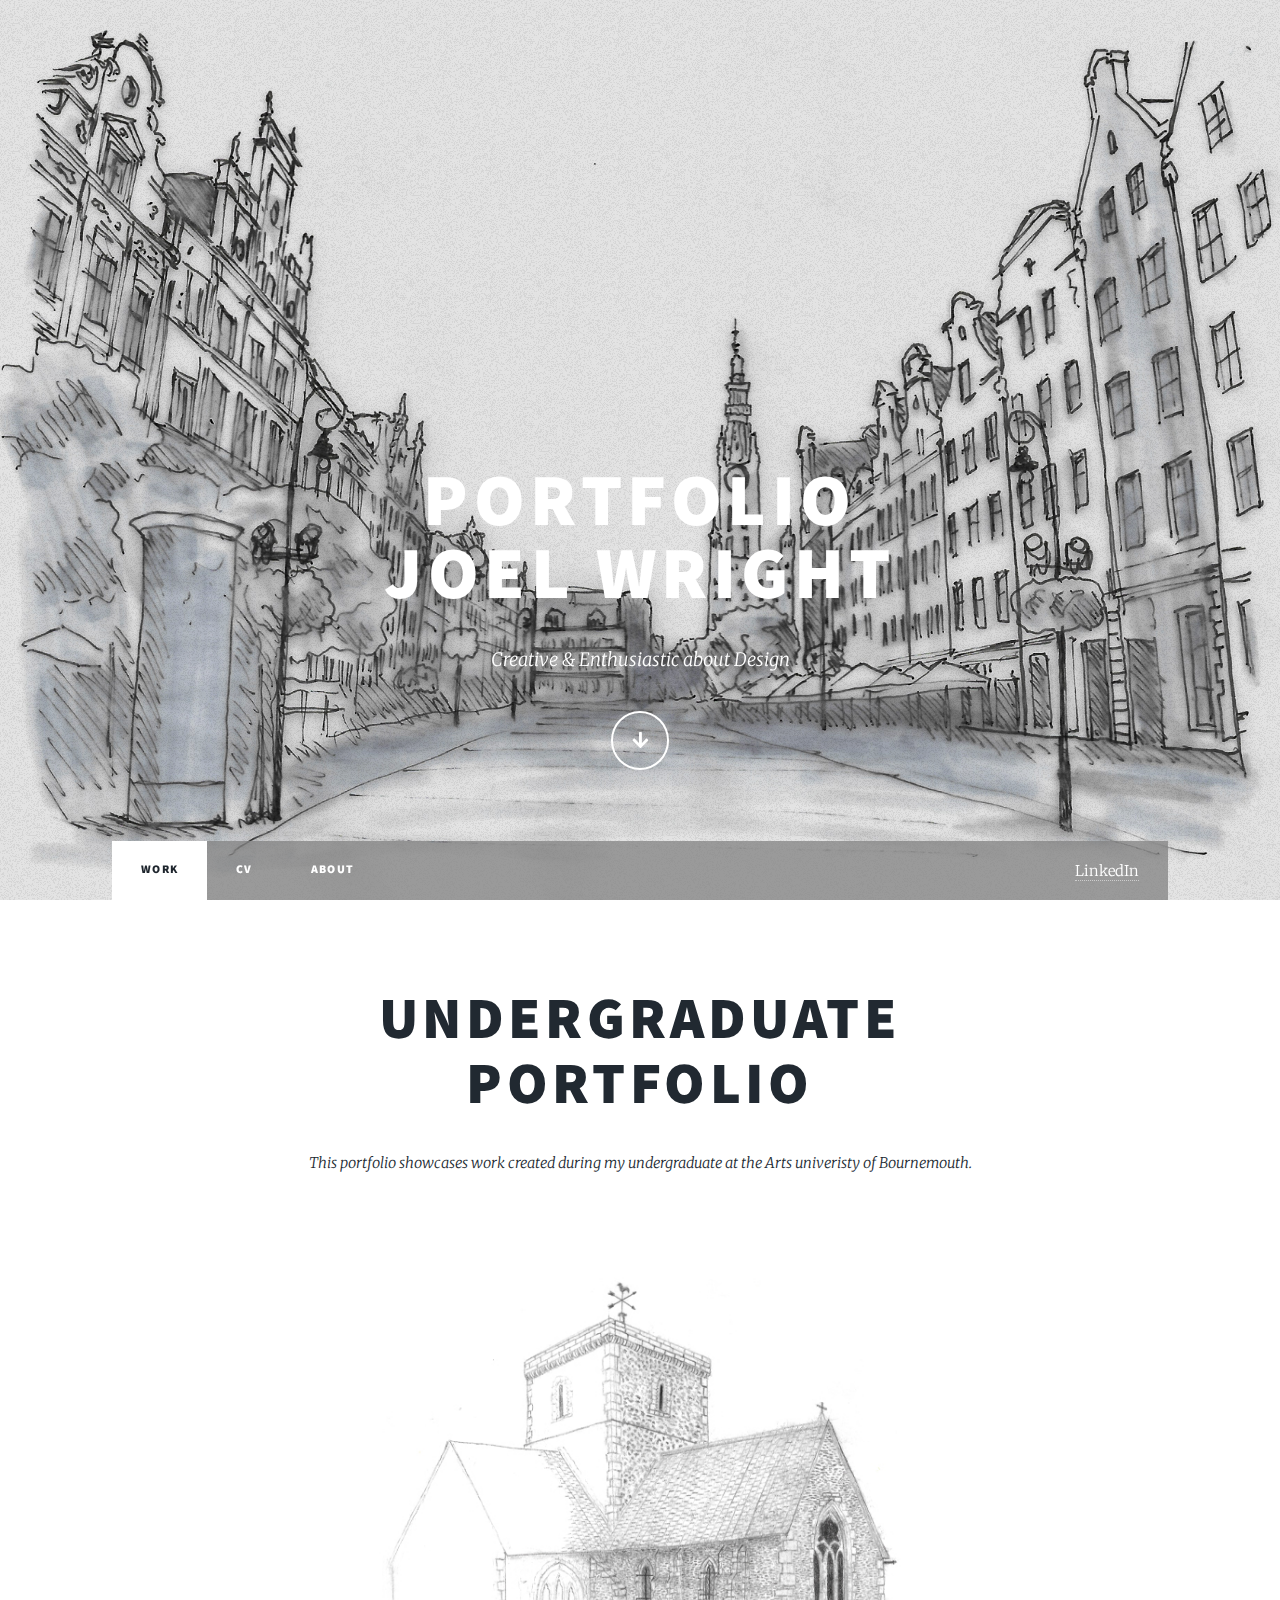
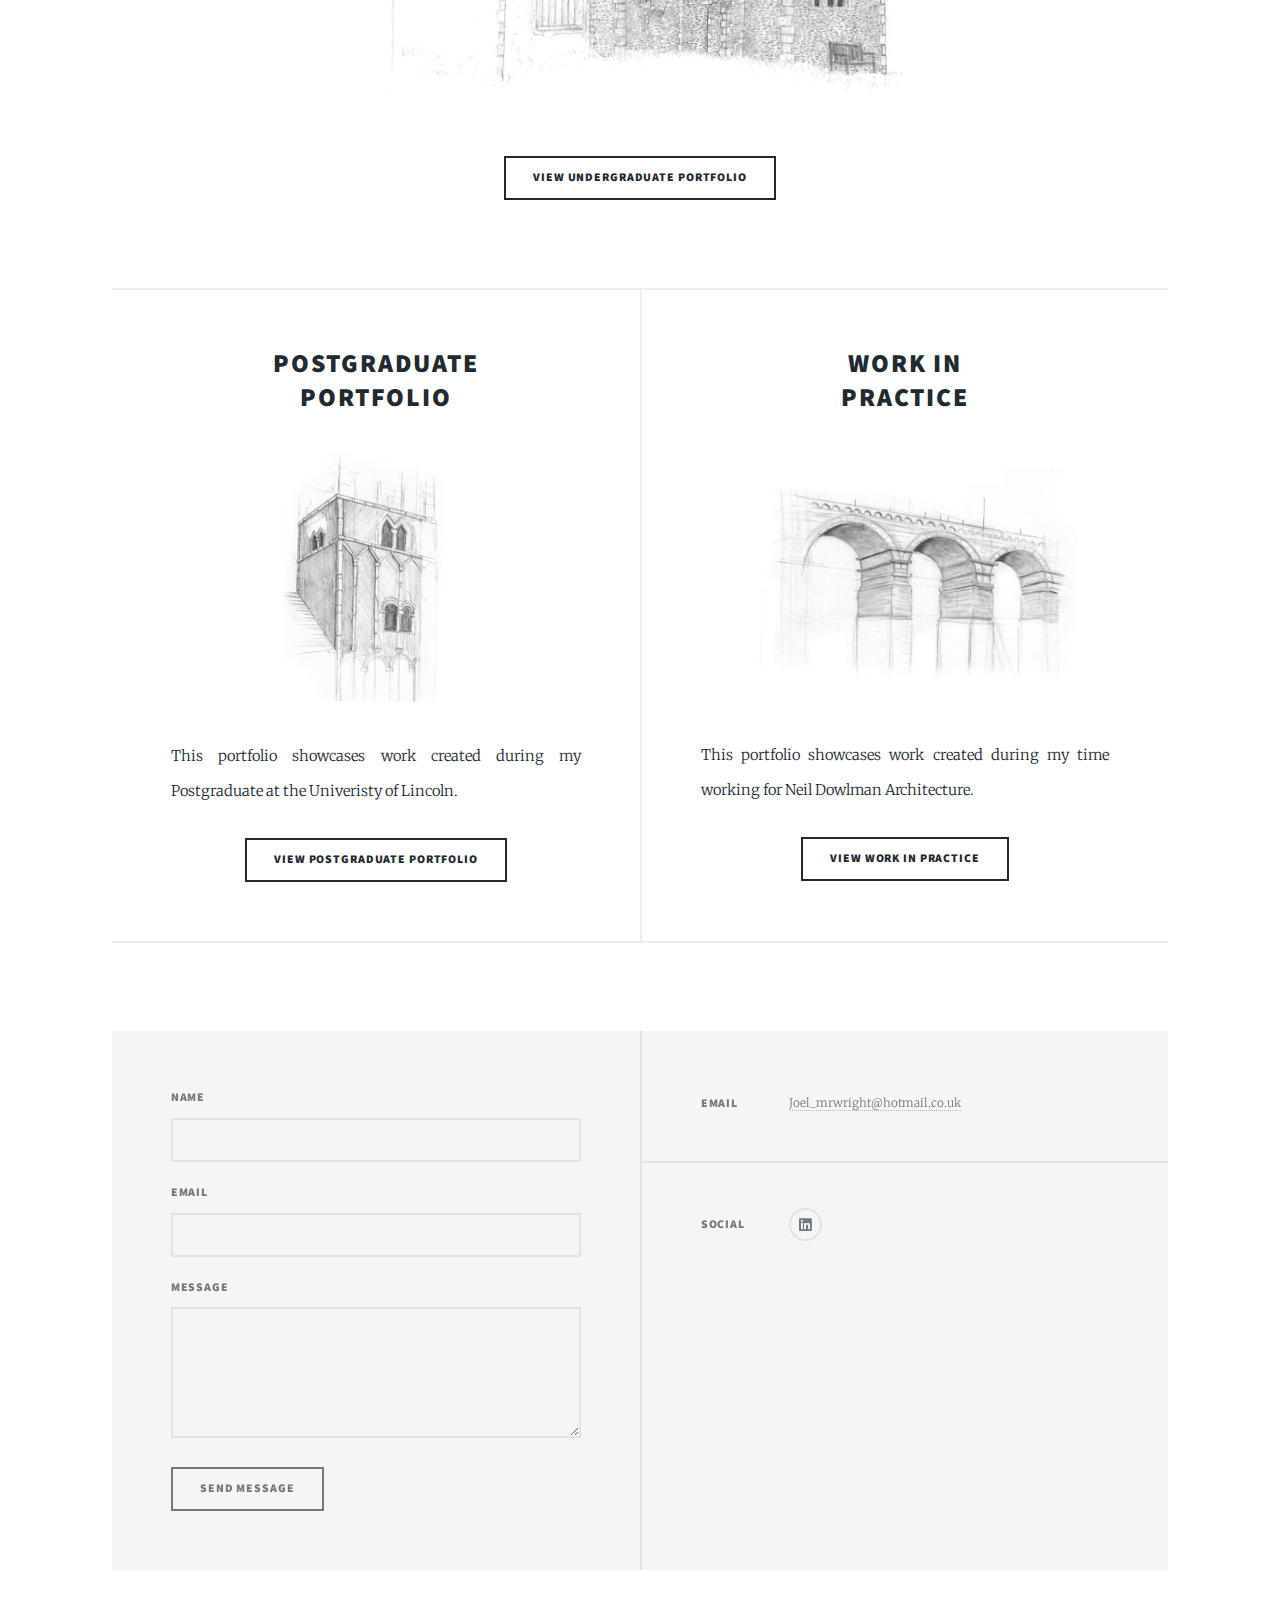
<file: index.html>
<!DOCTYPE HTML>

<html>
	<head>
		<title>Joel Wright - Portfolio</title>
		<meta charset="utf-8" />
		<meta name="viewport" content="width=device-width, initial-scale=1, user-scalable=no" />
		<link rel="stylesheet" href="assets/css/main.css" />
		<noscript><link rel="stylesheet" href="assets/css/noscript.css" /></noscript>
	</head>
	<body class="is-preload">

		<!-- Wrapper -->
			<div id="wrapper" class="fade-in">

				<!-- Intro -->
					<div id="intro">
						<h1>portfolio<br />
						joel wright</h1>
						<p>Creative & Enthusiastic about Design</p>
						<ul class="actions">
							<li><a href="#header" class="button icon solid solo fa-arrow-down scrolly">Continue</a></li>
						</ul>
					</div>

				<!-- Header -->
					<header id="header">
						<a href="index.html" class="logo">joel wright</a>
					</header>

				<!-- Nav -->
					<nav id="nav">
						<ul class="links">
							<li class="active"><a href="index.html">Work</a></li>
							<li><a href="CV.html">CV</a></li>
							<li><a href="About.html">About</a></li>
						</ul>
						<ul class="icons">
							<li><a href="https://www.linkedin.com/in/joel-wright-659a4a131" class="linkedin"><span class="label">LinkedIn</span></a></li>
						</ul>
					</nav>

				<!-- Main -->
					<div id="main">

						<!-- Featured Post -->
							<article class="post featured">
								<header class="major">
									<h2><a href="#">Undergraduate<br />
									Portfolio</a></h2>
									<p>This portfolio showcases work created during my undergraduate at the Arts univeristy of Bournemouth.</p>
								</header>
								<a href="Portfolio.Vol.1.html" class="image main"><img src="images/pic01.jpg" alt="" /></a>
								<ul class="actions special">
									<li><a href="Portfolio.Vol.1.html" class="button medium">View Undergraduate Portfolio</a></li>
								</ul>
							</article>

						<!-- Posts -->
							<section class="posts">
								<article>
									<header>
										<h2><a href="Portfolio.Vol.2.html">Postgraduate<br />
										portfolio</a></h2>
									</header>
									<a href="Portfolio.Vol.2.html" class="image fit"><img src="images/pic02.jpg" alt="" /></a>
									<p>This portfolio showcases work created during my Postgraduate at the Univeristy of Lincoln.</p>
									<ul class="actions special">
										<li><a href="Portfolio.Vol.2.html" class="button">View Postgraduate Portfolio</a></li>
									</ul>
								</article>
								<article>
									<header>
										<h2><a href="Portfolio.Vol.3.html">work in<br />
										practice</a></h2>
									</header>
									<a href="Portfolio.Vol.3.html" class="image fit"><img src="images/pic03.jpg" alt="" /></a>
									<p>This portfolio showcases work created during my time working for Neil Dowlman Architecture.</p>
									<ul class="actions special">
										<li><a href="Portfolio.Vol.3.html" class="button">View work in practice</a></li>
									</ul>
								</article>
							</section>

						<!-- Footer -->
							<footer>
								</div>
							</footer>

					</div>

				<!-- Footer -->
					<footer id="footer">
						<section>
							<form method="post" action="mailto:joel_mrwright@hotmail.co.uk">
								<div class="fields">
									<div class="field">
										<label for="name">Name</label>
										<input type="text" name="name" id="name" />
									</div>
									<div class="field">
										<label for="email">Email</label>
										<input type="text" name="email" id="email" />
									</div>
									<div class="field">
										<label for="message">Message</label>
										<textarea name="message" id="message" rows="3"></textarea>
									</div>
								</div>
								<ul class="actions">
									<li><input type="submit" value="Send Message" /></li>
								</ul>
							</form>
						</section>
						<section class="split contact">
							<section>
								<h3>Email</h3>
								<p><a href="mailto:joel_mrwright@hotmail.co.uk">Joel_mrwright@hotmail.co.uk</a></p>
							</section>
							<section>
								<h3>Social</h3>
								<ul class="icons alt">
									<li><a href="https://www.linkedin.com/in/joel-wright-659a4a131" class="icon brands alt fa-linkedin"><span class="label">linkedin</span></a></li>
								</ul>
							</section>
						</section>
					</footer>

				<!-- Copyright -->
					<div id="copyright">
						<ul><li>&copy; joel wright</li>
					</div>

			</div>

		<!-- Scripts -->
			<script src="assets/js/jquery.min.js"></script>
			<script src="assets/js/jquery.scrollex.min.js"></script>
			<script src="assets/js/jquery.scrolly.min.js"></script>
			<script src="assets/js/browser.min.js"></script>
			<script src="assets/js/breakpoints.min.js"></script>
			<script src="assets/js/util.js"></script>
			<script src="assets/js/main.js"></script>

	</body>
</html>
</file>
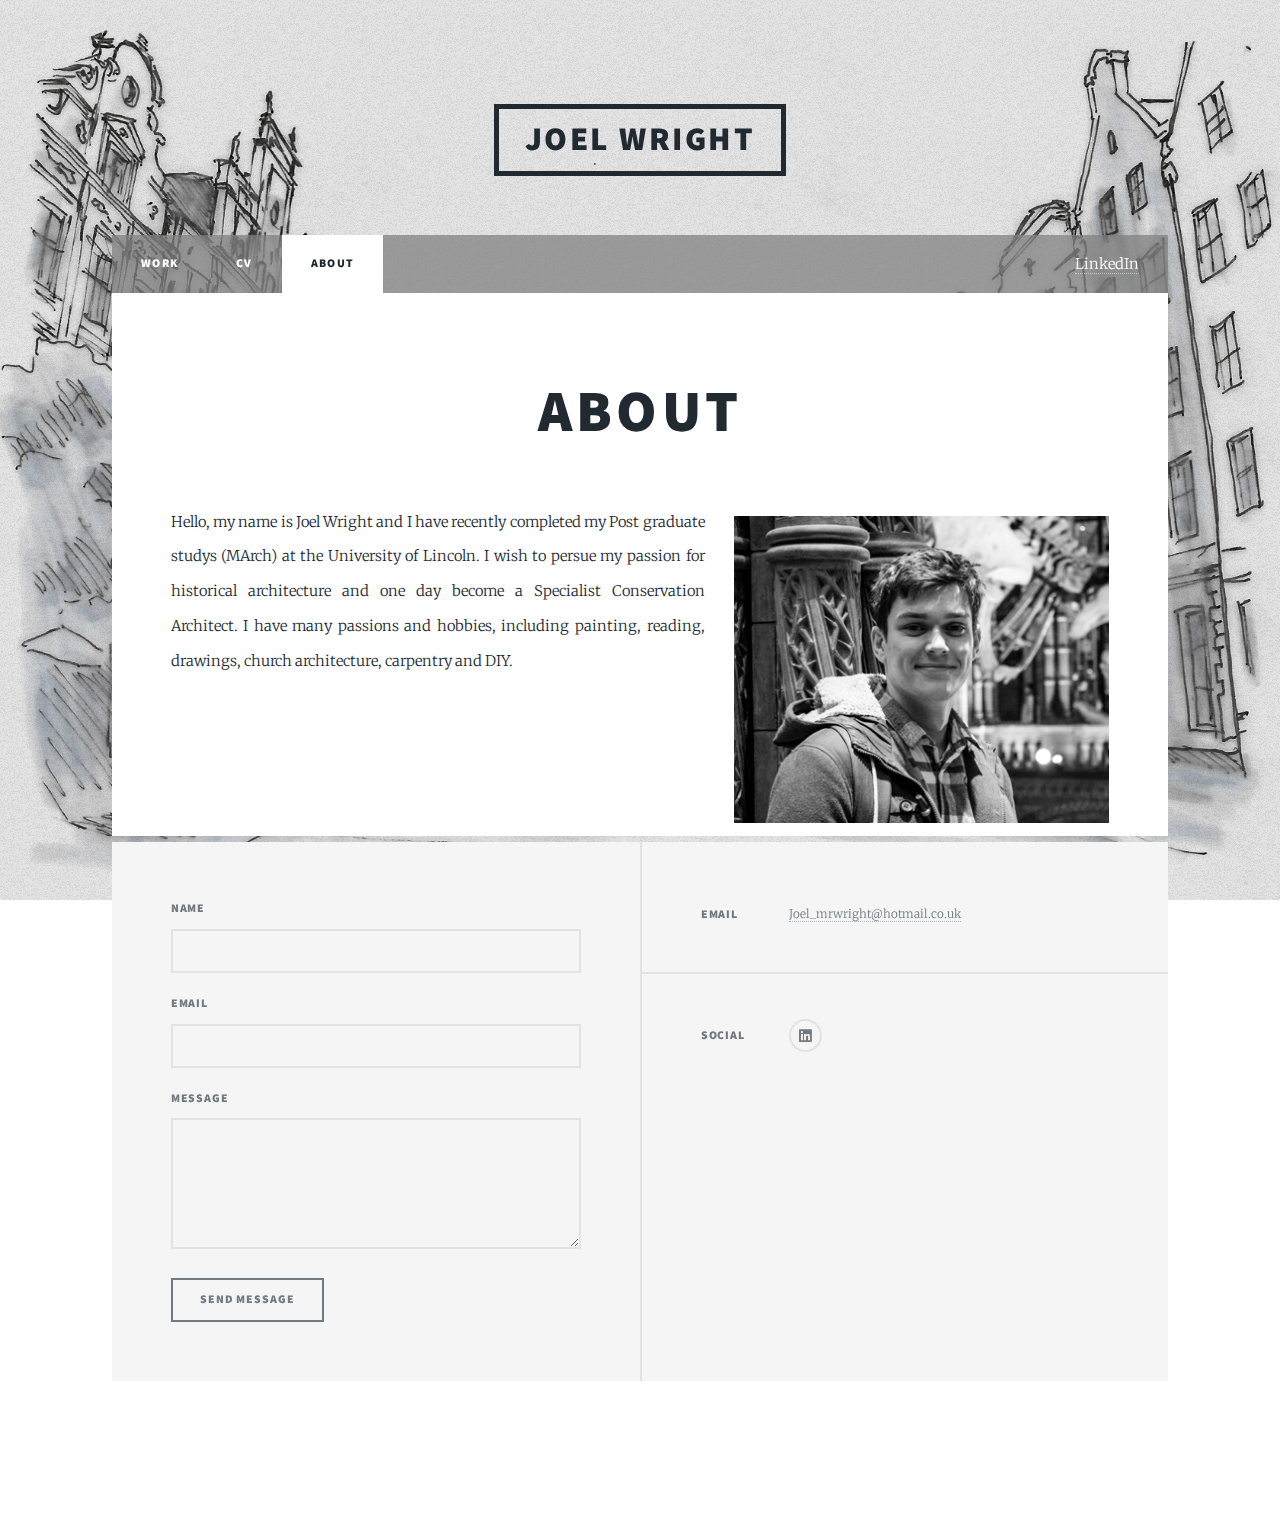
<file: About.html>
<!DOCTYPE HTML>

<html>
	<head>
		<title>Joel Wright - Portfolio - About</title>
		<meta charset="utf-8" />
		<meta name="viewport" content="width=device-width, initial-scale=1, user-scalable=no" />
		<link rel="stylesheet" href="assets/css/main.css" />
		<noscript><link rel="stylesheet" href="assets/css/noscript.css" /></noscript>
	</head>
	<body class="is-preload">

		<!-- Wrapper -->
			<div id="wrapper">

				<!-- Header -->
					<header id="header">
						<a href="index.html" class="logo">joel wright</a>
					</header>

				<!-- Nav -->
                <nav id="nav">
                    <ul class="links">
                        <li><a href="index.html">Work</a></li>
                        <li><a href="CV.html">cv</a></li>
                        <li class="active"><a href="About.html">about</a></li>
                    </ul>
					<ul class="icons">
						<li><a href="https://www.linkedin.com/in/joel-wright-659a4a131" class="linkedin"><span class="label">LinkedIn</span></a></li>
					</ul>
				</nav>

				<!-- Main -->
					<div id="main">

						<!-- Post -->
							<section class="post">
								<header class="major">
									<h1>about</h1>
								</header>
                                <p><span class="image right"><img src="images/pic04.jpg" alt="" /></span>Hello, my name is Joel Wright and I have recently completed my Post graduate studys (MArch) at the University of Lincoln. I wish to persue my passion for historical architecture and one day become a Specialist Conservation Architect. I have many passions and hobbies, including painting, reading,  drawings, church architecture, carpentry and DIY. </p>
							</section>
							<br>
							<br>
			
					</div>

				<!-- Footer -->
				<footer id="footer">
					<section>
						<form method="post" action="mailto:joel_mrwright@hotmail.co.uk">
							<div class="fields">
								<div class="field">
									<label for="name">Name</label>
									<input type="text" name="name" id="name" />
								</div>
								<div class="field">
									<label for="email">Email</label>
									<input type="text" name="email" id="email" />
								</div>
								<div class="field">
									<label for="message">Message</label>
									<textarea name="message" id="message" rows="3"></textarea>
								</div>
							</div>
							<ul class="actions">
								<li><input type="submit" value="Send Message" /></li>
							</ul>
						</form>
					</section>
					<section class="split contact">
						<section>
							<h3>Email</h3>
							<p><a href="mailto:joel_mrwright@hotmail.co.uk">Joel_mrwright@hotmail.co.uk</a></p>
						</section>
						<section>
							<h3>Social</h3>
							<ul class="icons alt">
								<li><a href="https://www.linkedin.com/in/joel-wright-659a4a131" class="icon brands alt fa-linkedin"><span class="label">linkedin</span></a></li>
							</ul>
						</section>
					</section>
				</footer>

			<!-- Copyright -->
				<div id="copyright">
					<ul><li>&copy; joel wright</li>
				</div>

		</div>

	<!-- Scripts -->
		<script src="assets/js/jquery.min.js"></script>
		<script src="assets/js/jquery.scrollex.min.js"></script>
		<script src="assets/js/jquery.scrolly.min.js"></script>
		<script src="assets/js/browser.min.js"></script>
		<script src="assets/js/breakpoints.min.js"></script>
		<script src="assets/js/util.js"></script>
		<script src="assets/js/main.js"></script>

</body>
</html>
</file>
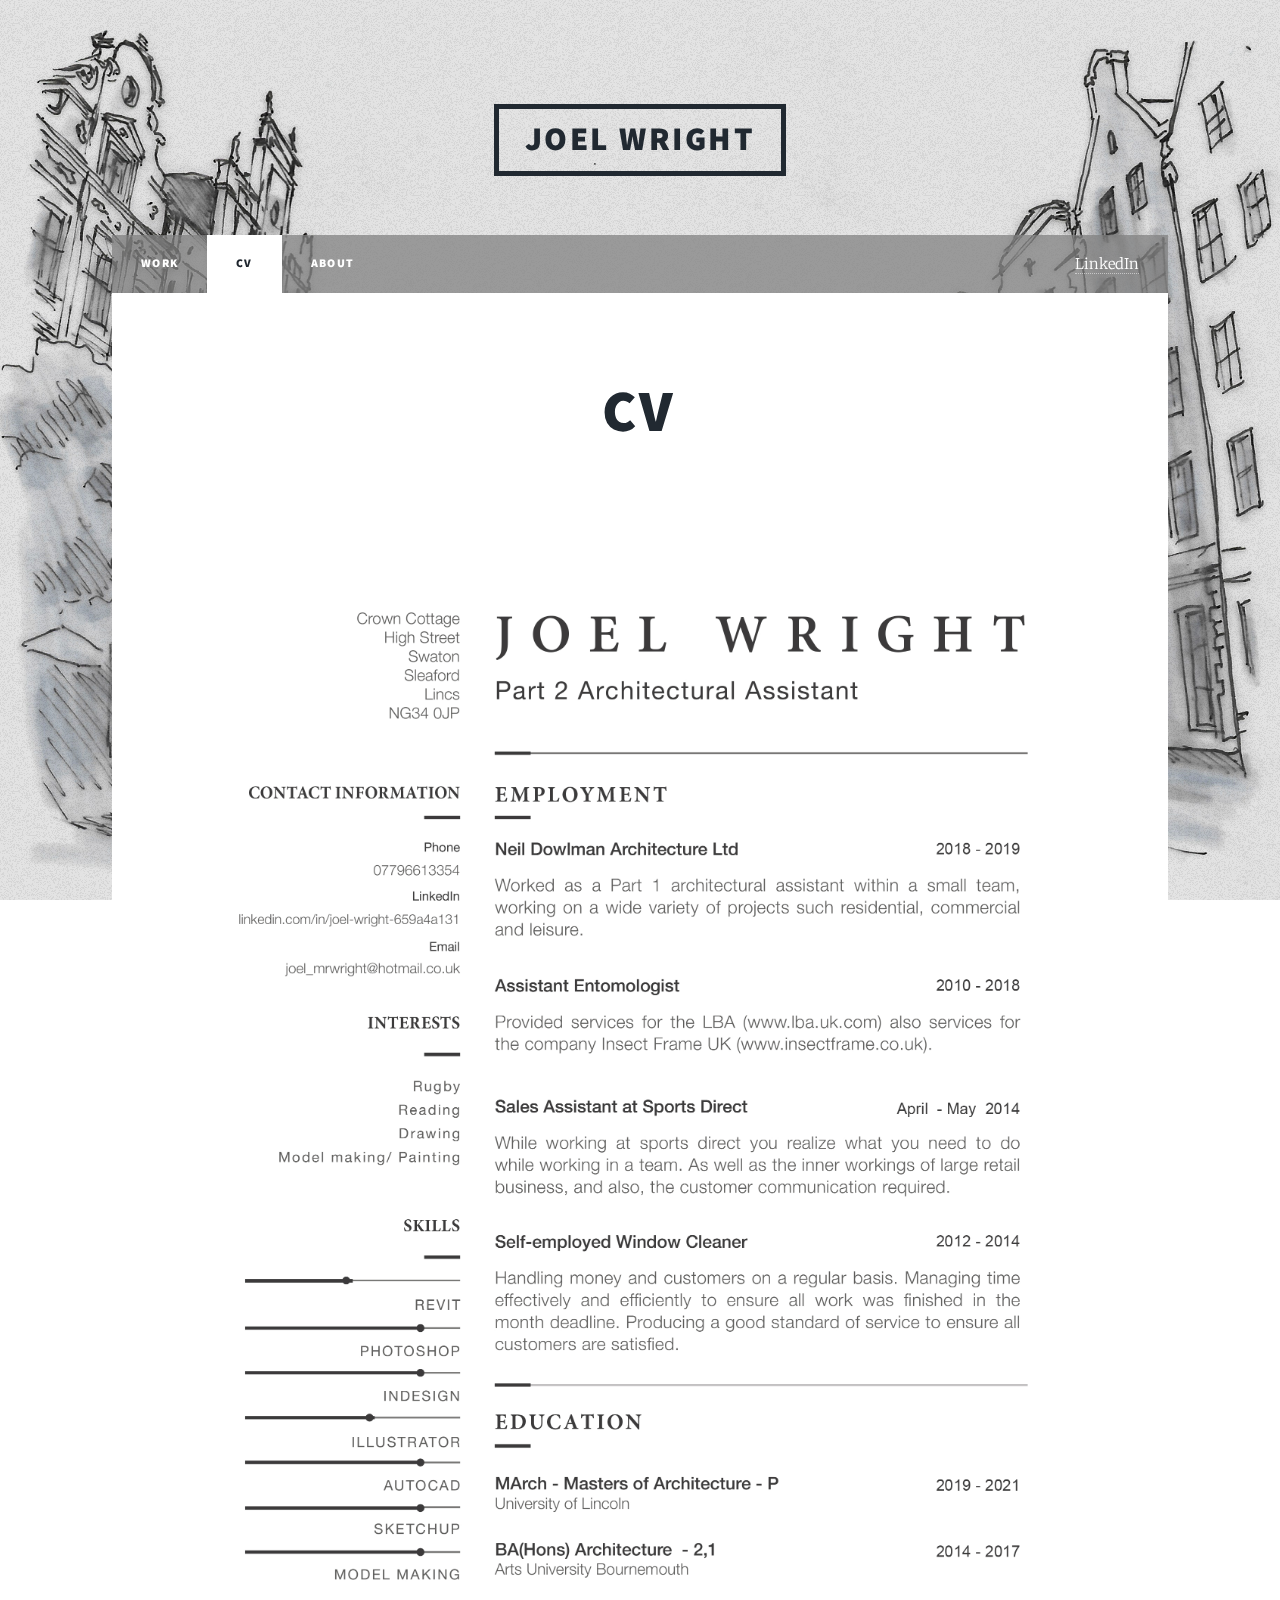
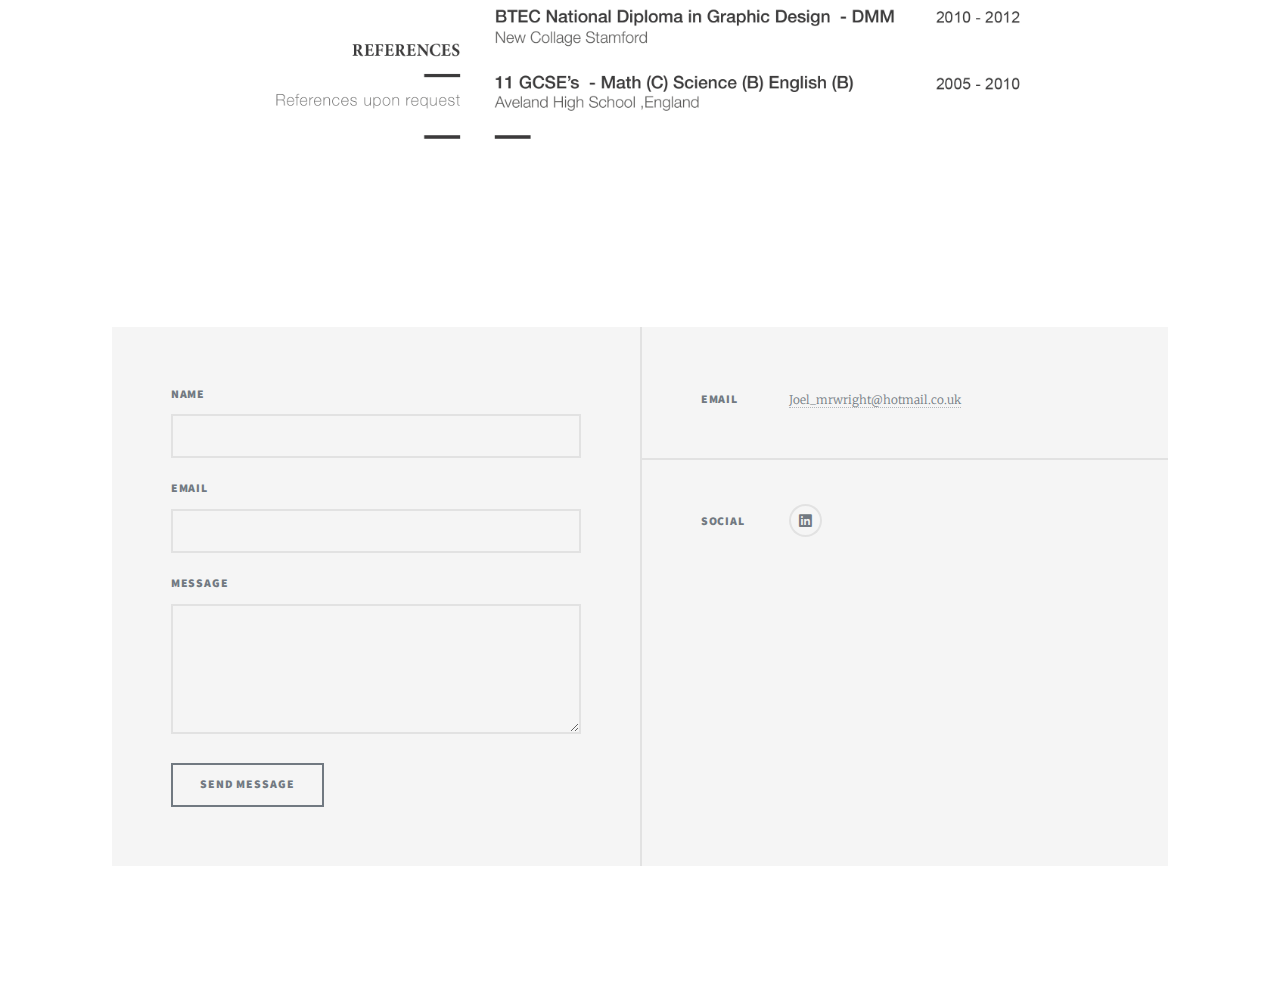
<file: CV.html>
<!DOCTYPE HTML>

<html>
	<head>
		<title>Joel Wright - CV</title>
		<meta charset="utf-8" />
		<meta name="viewport" content="width=device-width, initial-scale=1, user-scalable=no" />
		<link rel="stylesheet" href="assets/css/main.css" />
		<noscript><link rel="stylesheet" href="assets/css/noscript.css" /></noscript>
	</head>
	<body class="is-preload">

		<!-- Wrapper -->
			<div id="wrapper">

				<!-- Header -->
					<header id="header">
						<a href="index.html" class="logo">joel wright</a>
					</header>

				<!-- Nav -->
                <nav id="nav">
                    <ul class="links">
                        <li><a href="index.html">Work</a></li>
                        <li class="active"><a href="CV.html">cv</a></li>
                        <li><a href="About.html">about</a></li>
                    </ul>
                <ul class="icons">
						<li><a href="https://www.linkedin.com/in/joel-wright-659a4a131" class="linkedin"><span class="label">LinkedIn</span></a></li>
					</ul>
				</nav>

				<!-- Main -->
					<div id="main">

						<!-- Post -->
							<section class="post">
								<header class="major">
									<h1>cv</h1>

							
                                <span class="image fit"><img src="images/CV.jpg" alt="" /></span>

					</div>

				<!-- Footer -->
				<footer id="footer">
					<section>
						<form method="post" action="mailto:joel_mrwright@hotmail.co.uk">
							<div class="fields">
								<div class="field">
									<label for="name">Name</label>
									<input type="text" name="name" id="name" />
								</div>
								<div class="field">
									<label for="email">Email</label>
									<input type="text" name="email" id="email" />
								</div>
								<div class="field">
									<label for="message">Message</label>
									<textarea name="message" id="message" rows="3"></textarea>
								</div>
							</div>
							<ul class="actions">
								<li><input type="submit" value="Send Message" /></li>
							</ul>
						</form>
					</section>
					<section class="split contact">
						<section>
							<h3>Email</h3>
							<p><a href="mailto:joel_mrwright@hotmail.co.uk">Joel_mrwright@hotmail.co.uk</a></p>
						</section>
						<section>
							<h3>Social</h3>
							<ul class="icons alt">
								<li><a href="https://www.linkedin.com/in/joel-wright-659a4a131" class="icon brands alt fa-linkedin"><span class="label">linkedin</span></a></li>
							</ul>
						</section>
					</section>
				</footer>

			<!-- Copyright -->
				<div id="copyright">
					<ul><li>&copy; joel wright</li>
				</div>

		</div>

	<!-- Scripts -->
		<script src="assets/js/jquery.min.js"></script>
		<script src="assets/js/jquery.scrollex.min.js"></script>
		<script src="assets/js/jquery.scrolly.min.js"></script>
		<script src="assets/js/browser.min.js"></script>
		<script src="assets/js/breakpoints.min.js"></script>
		<script src="assets/js/util.js"></script>
		<script src="assets/js/main.js"></script>

</body>
</html>
</file>
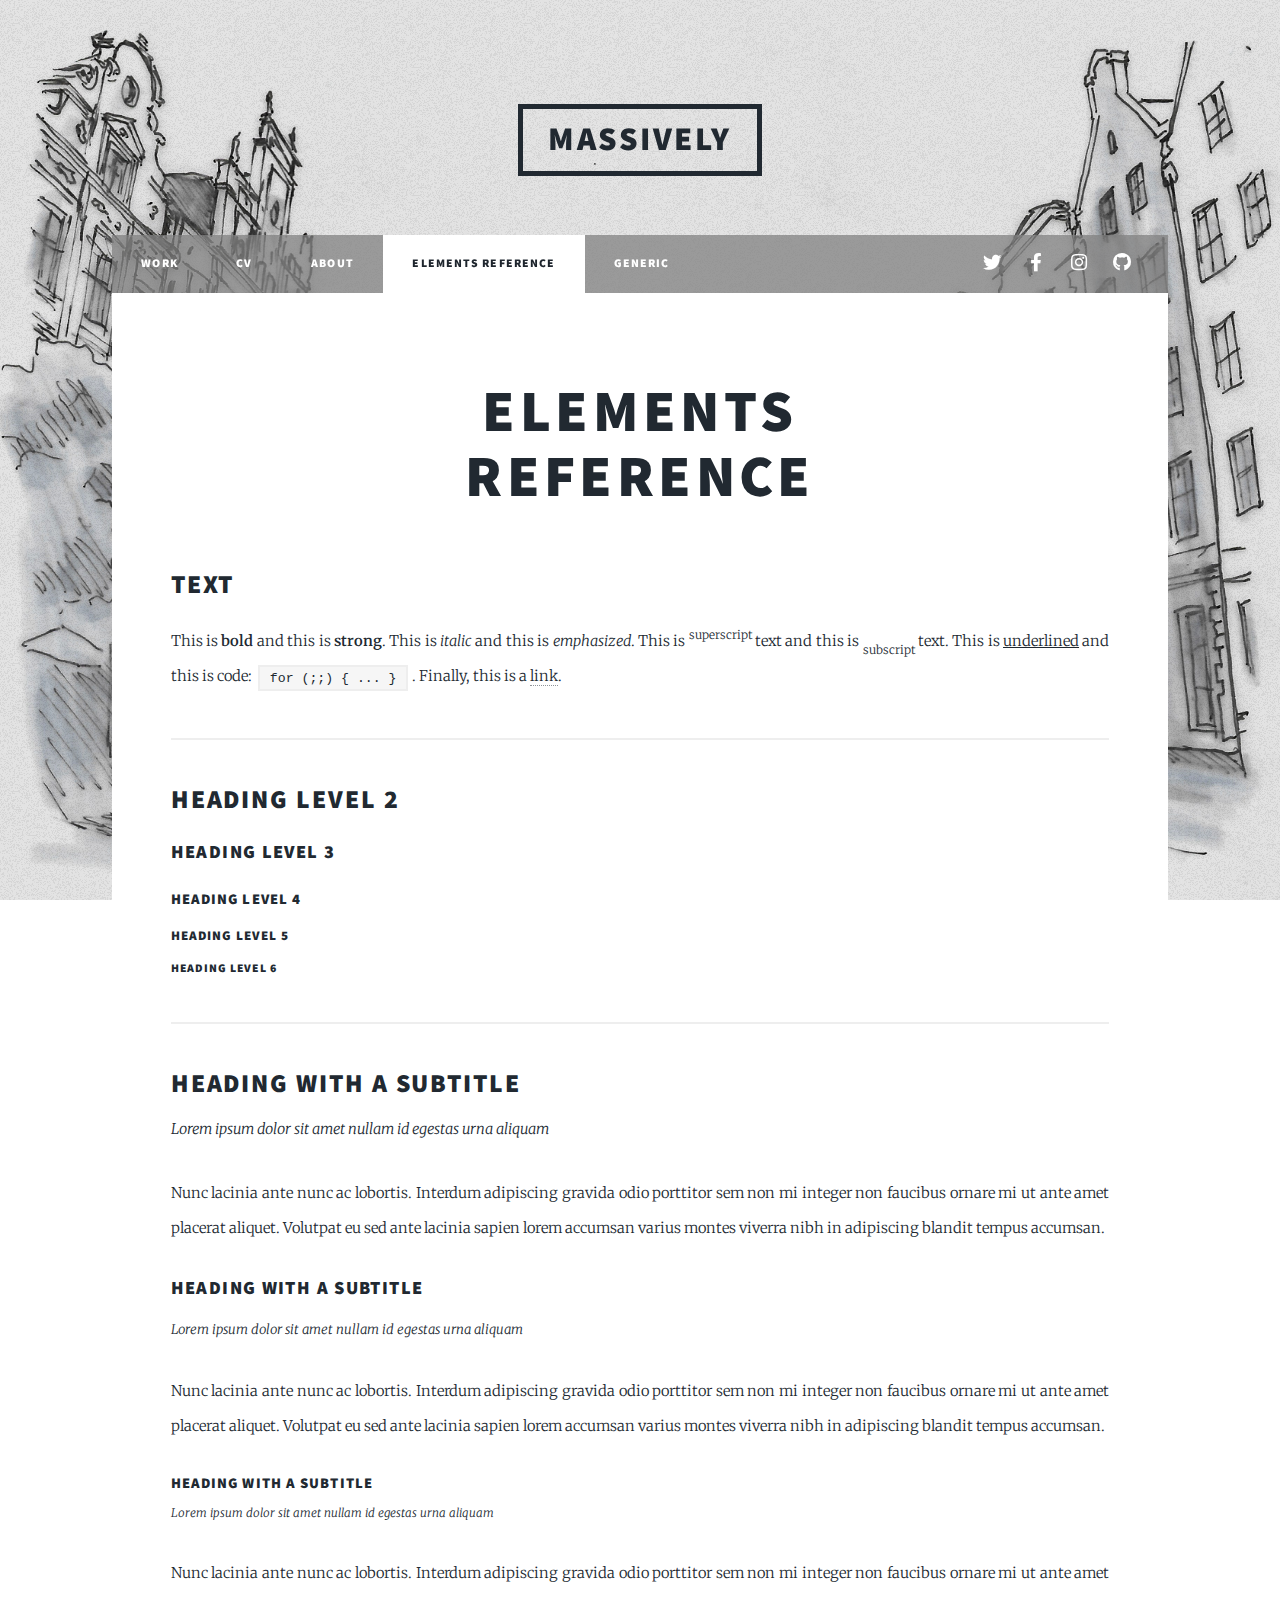
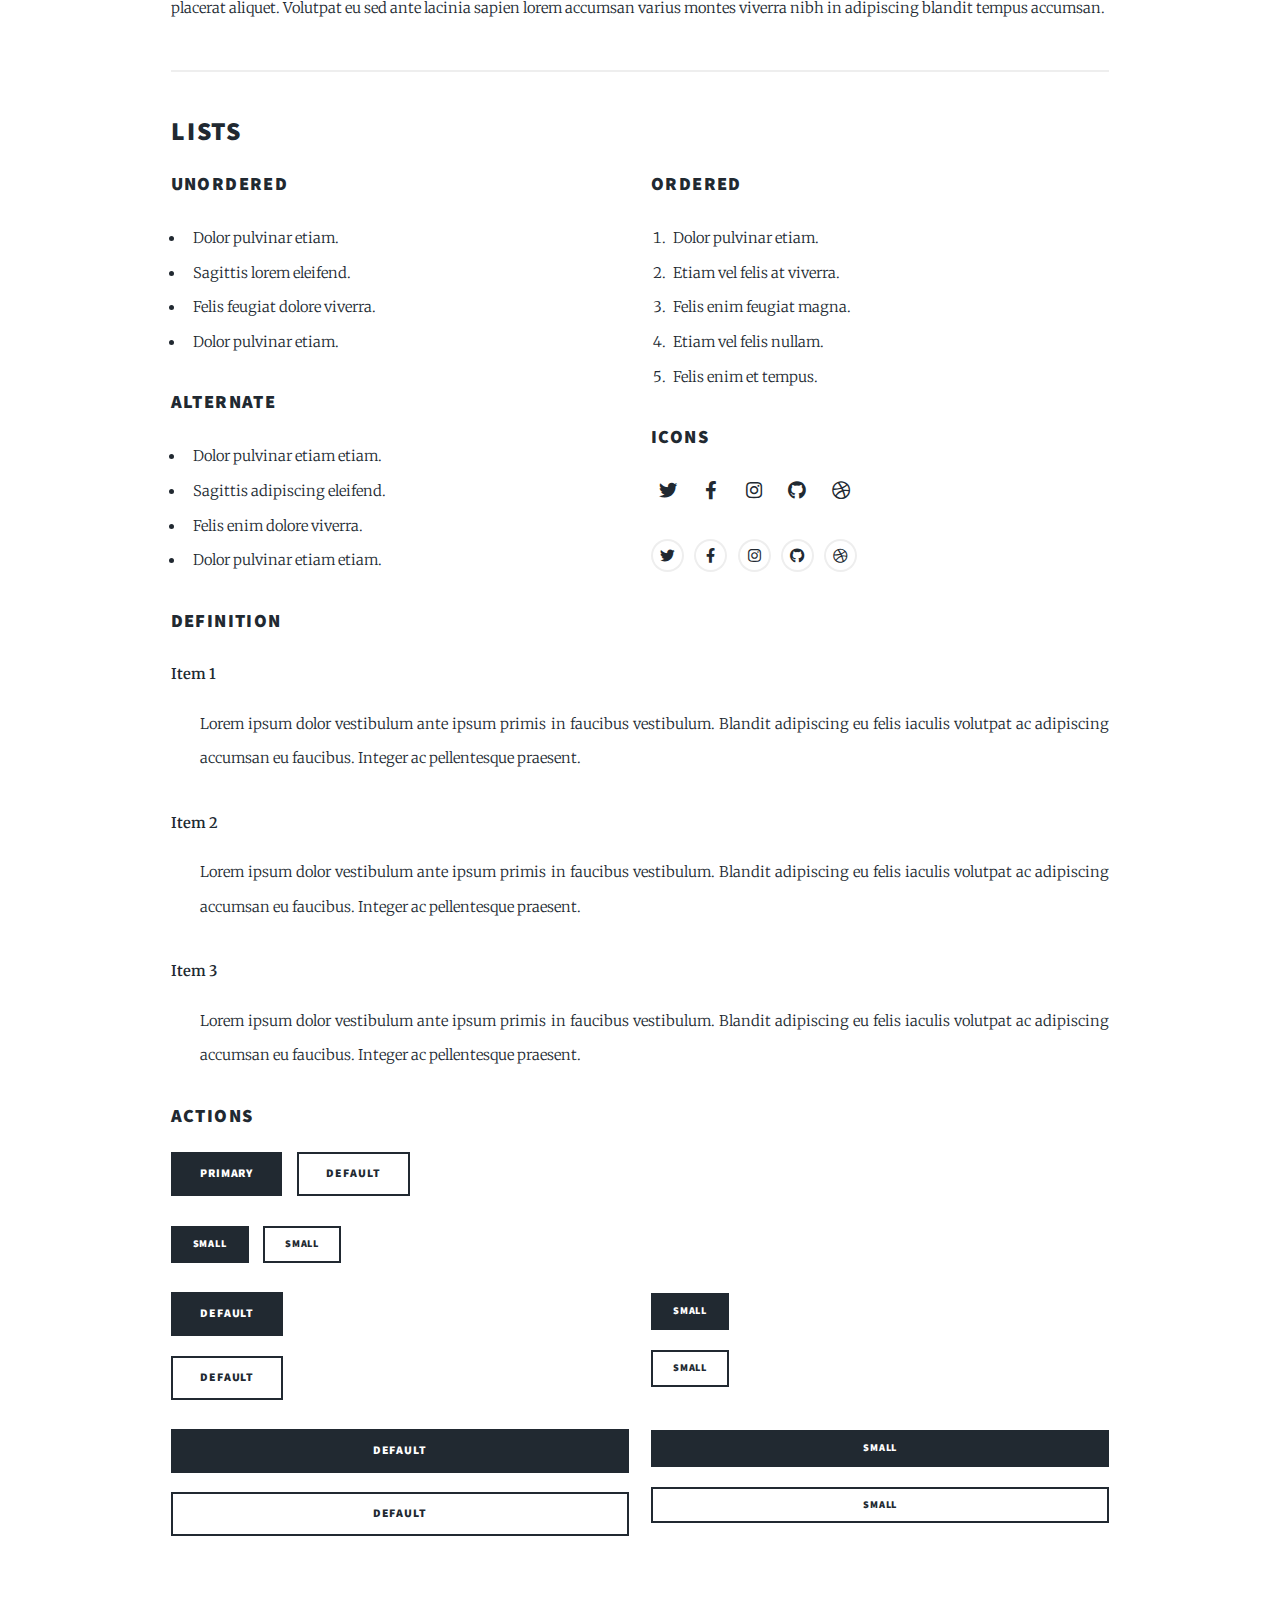
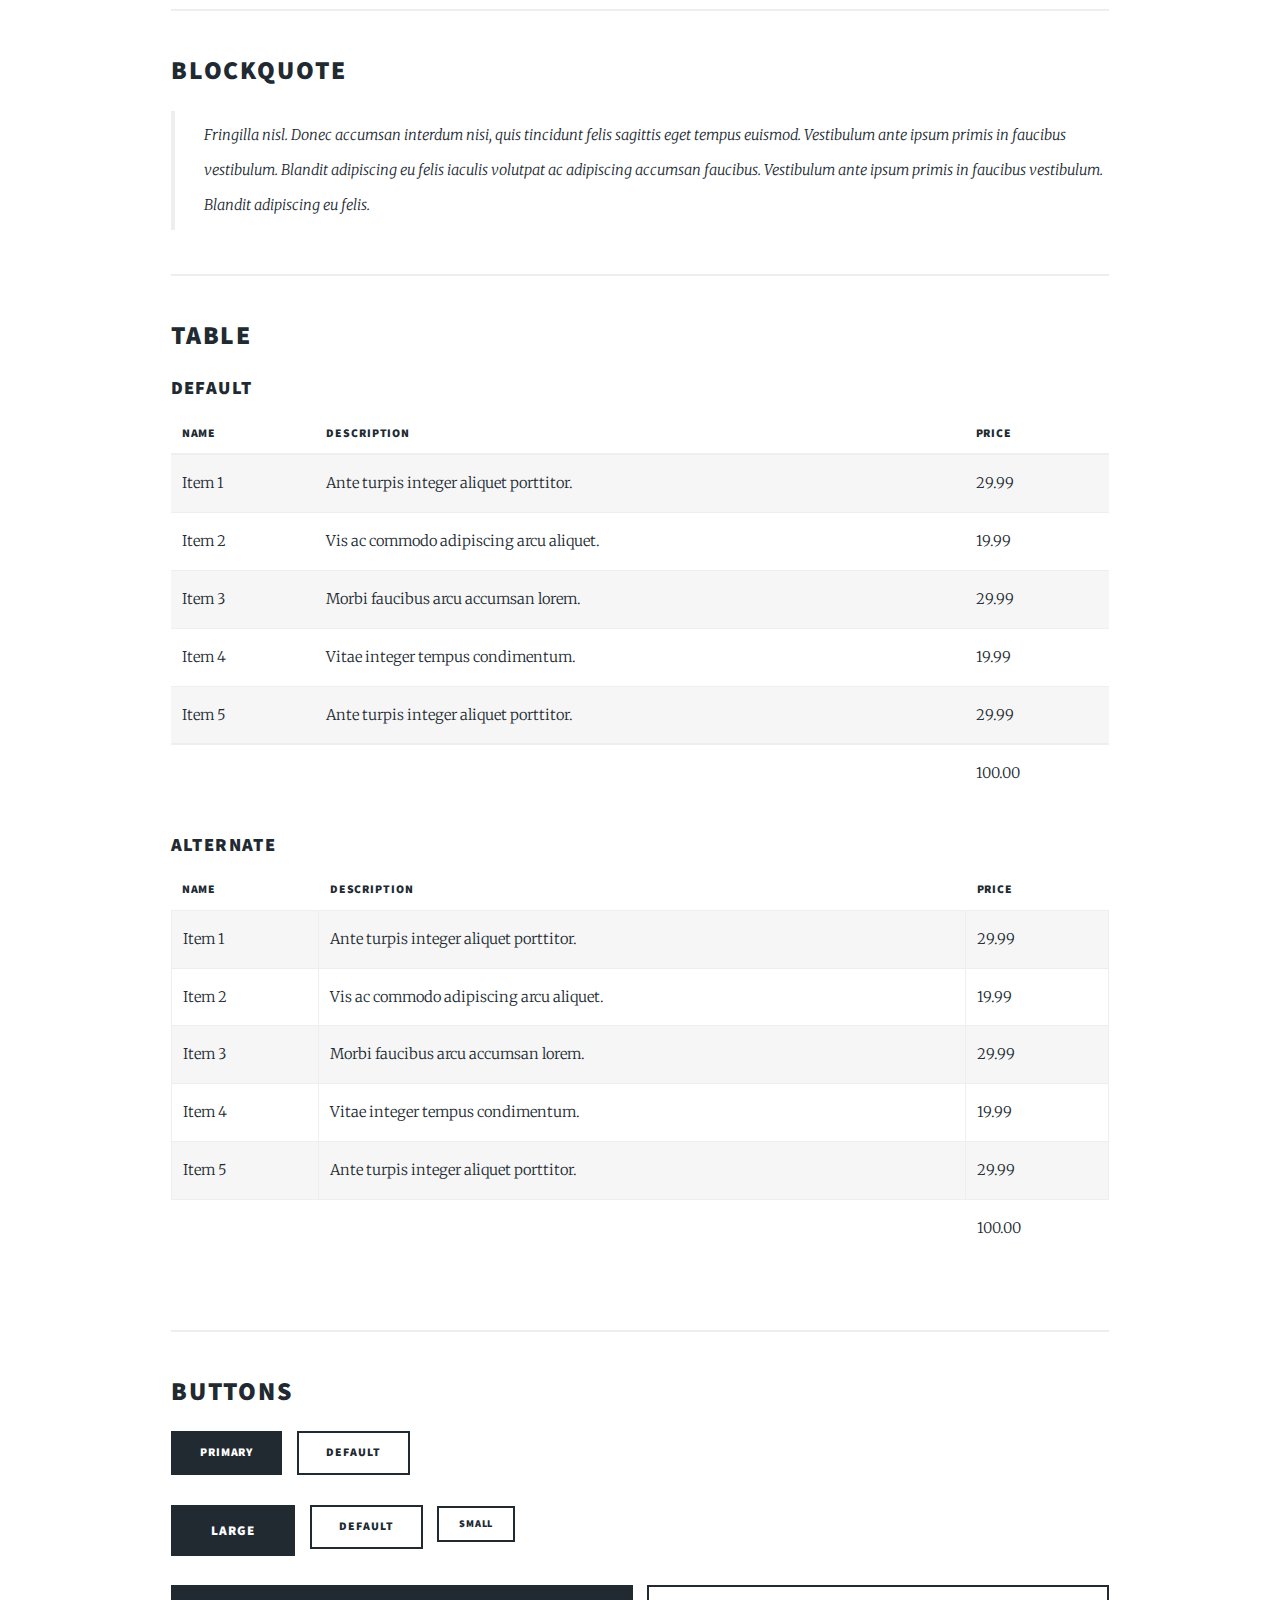
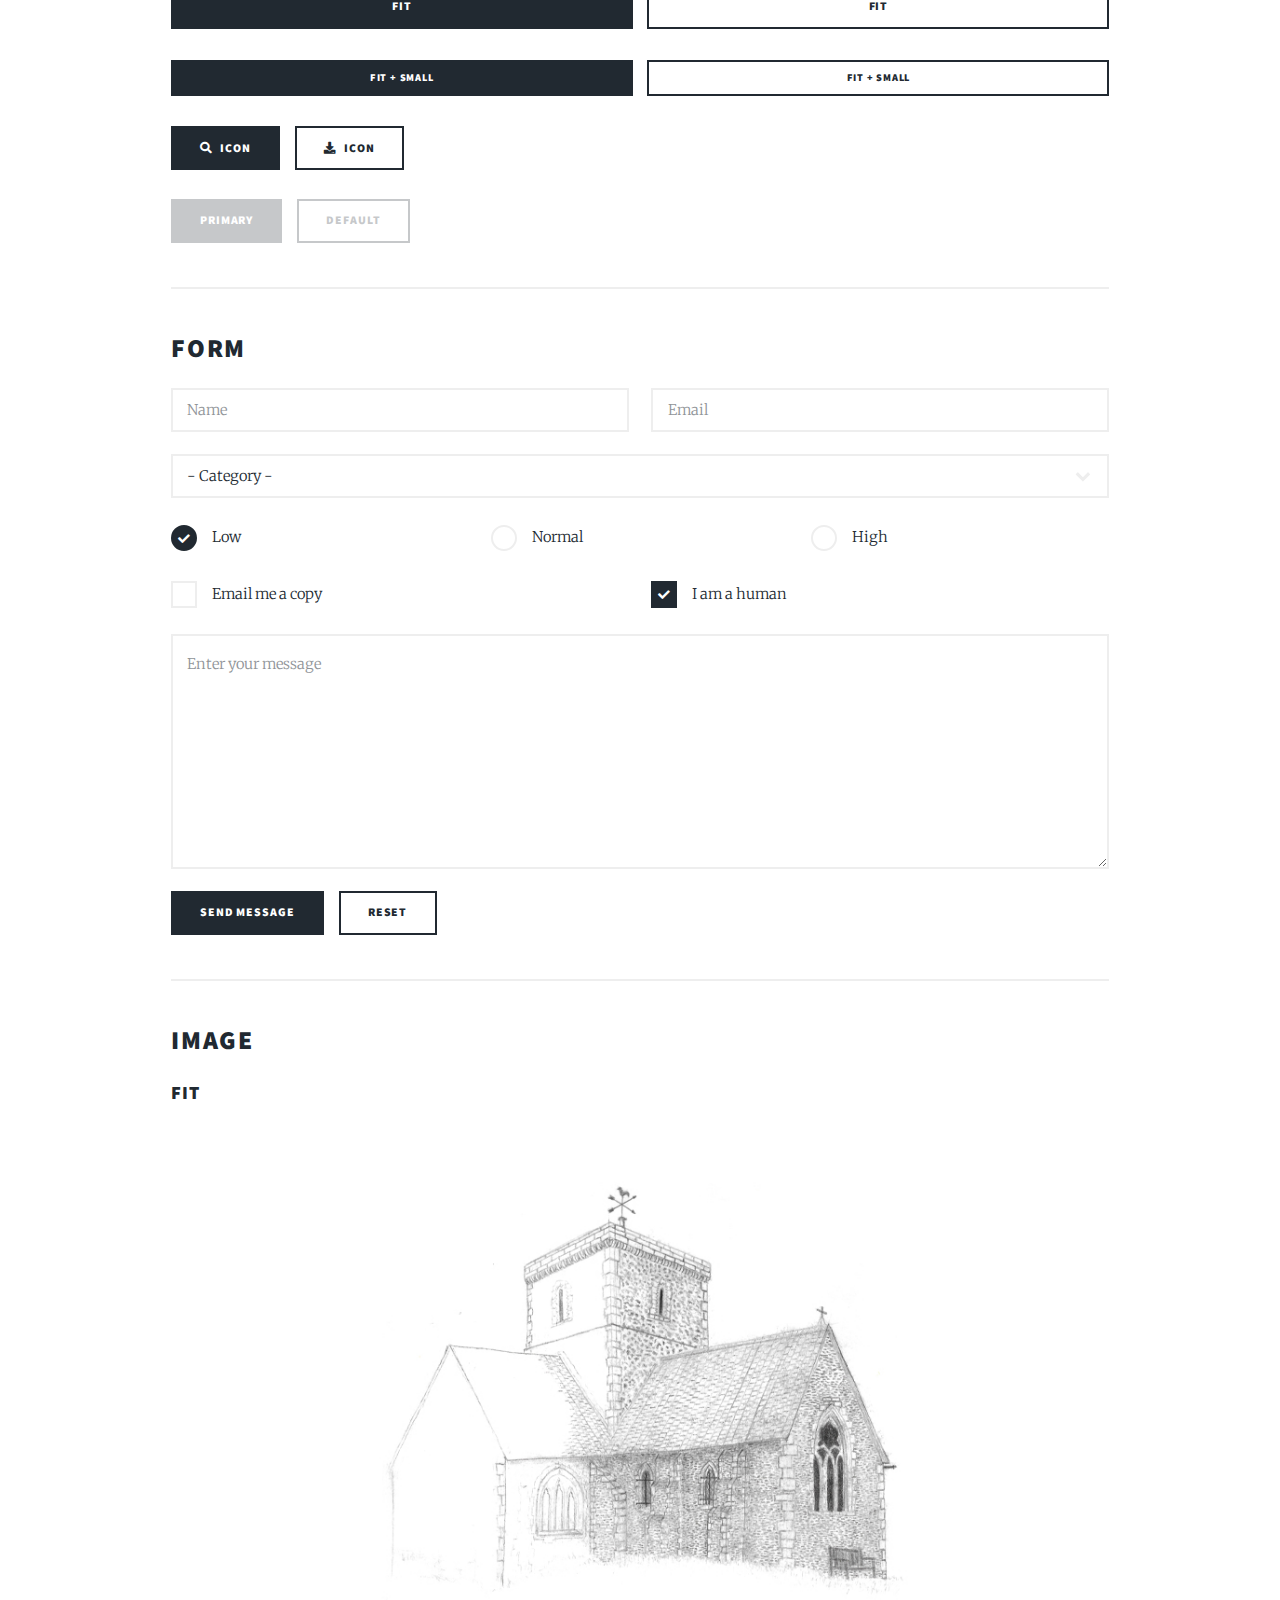
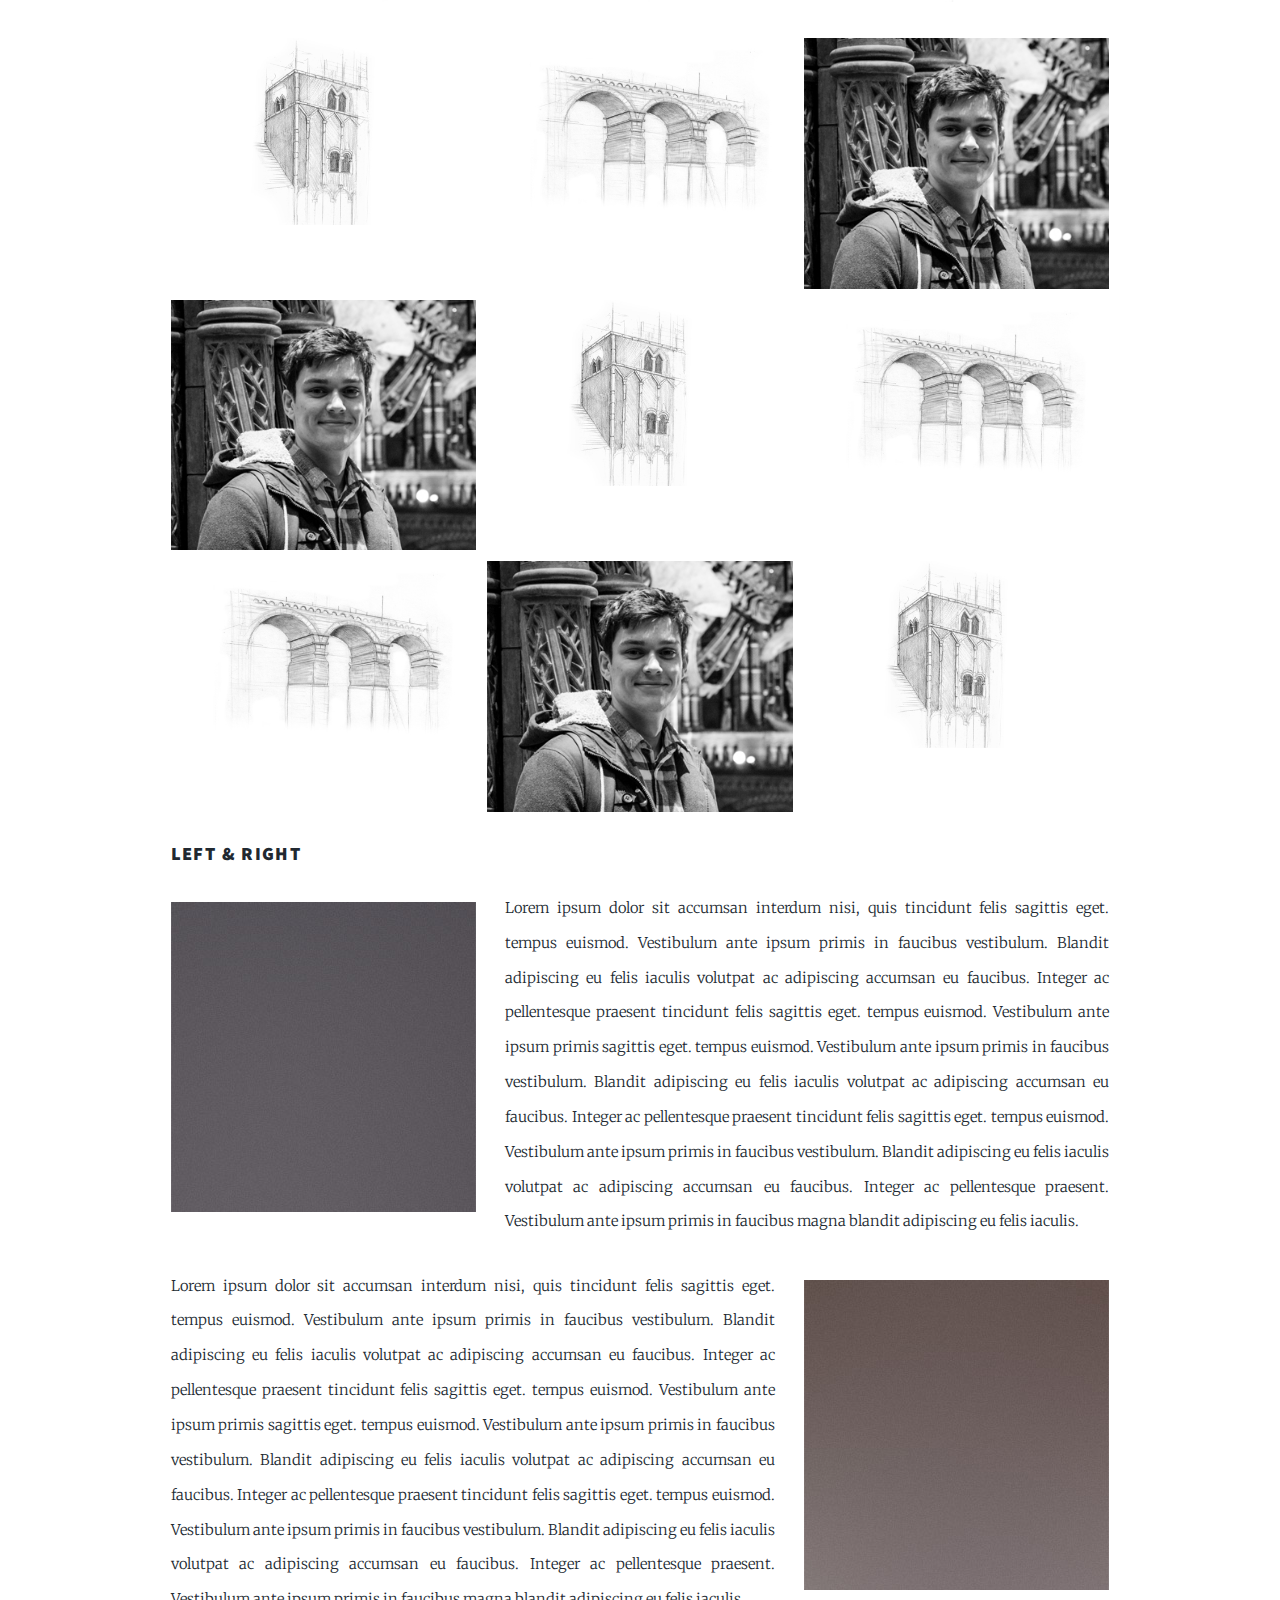
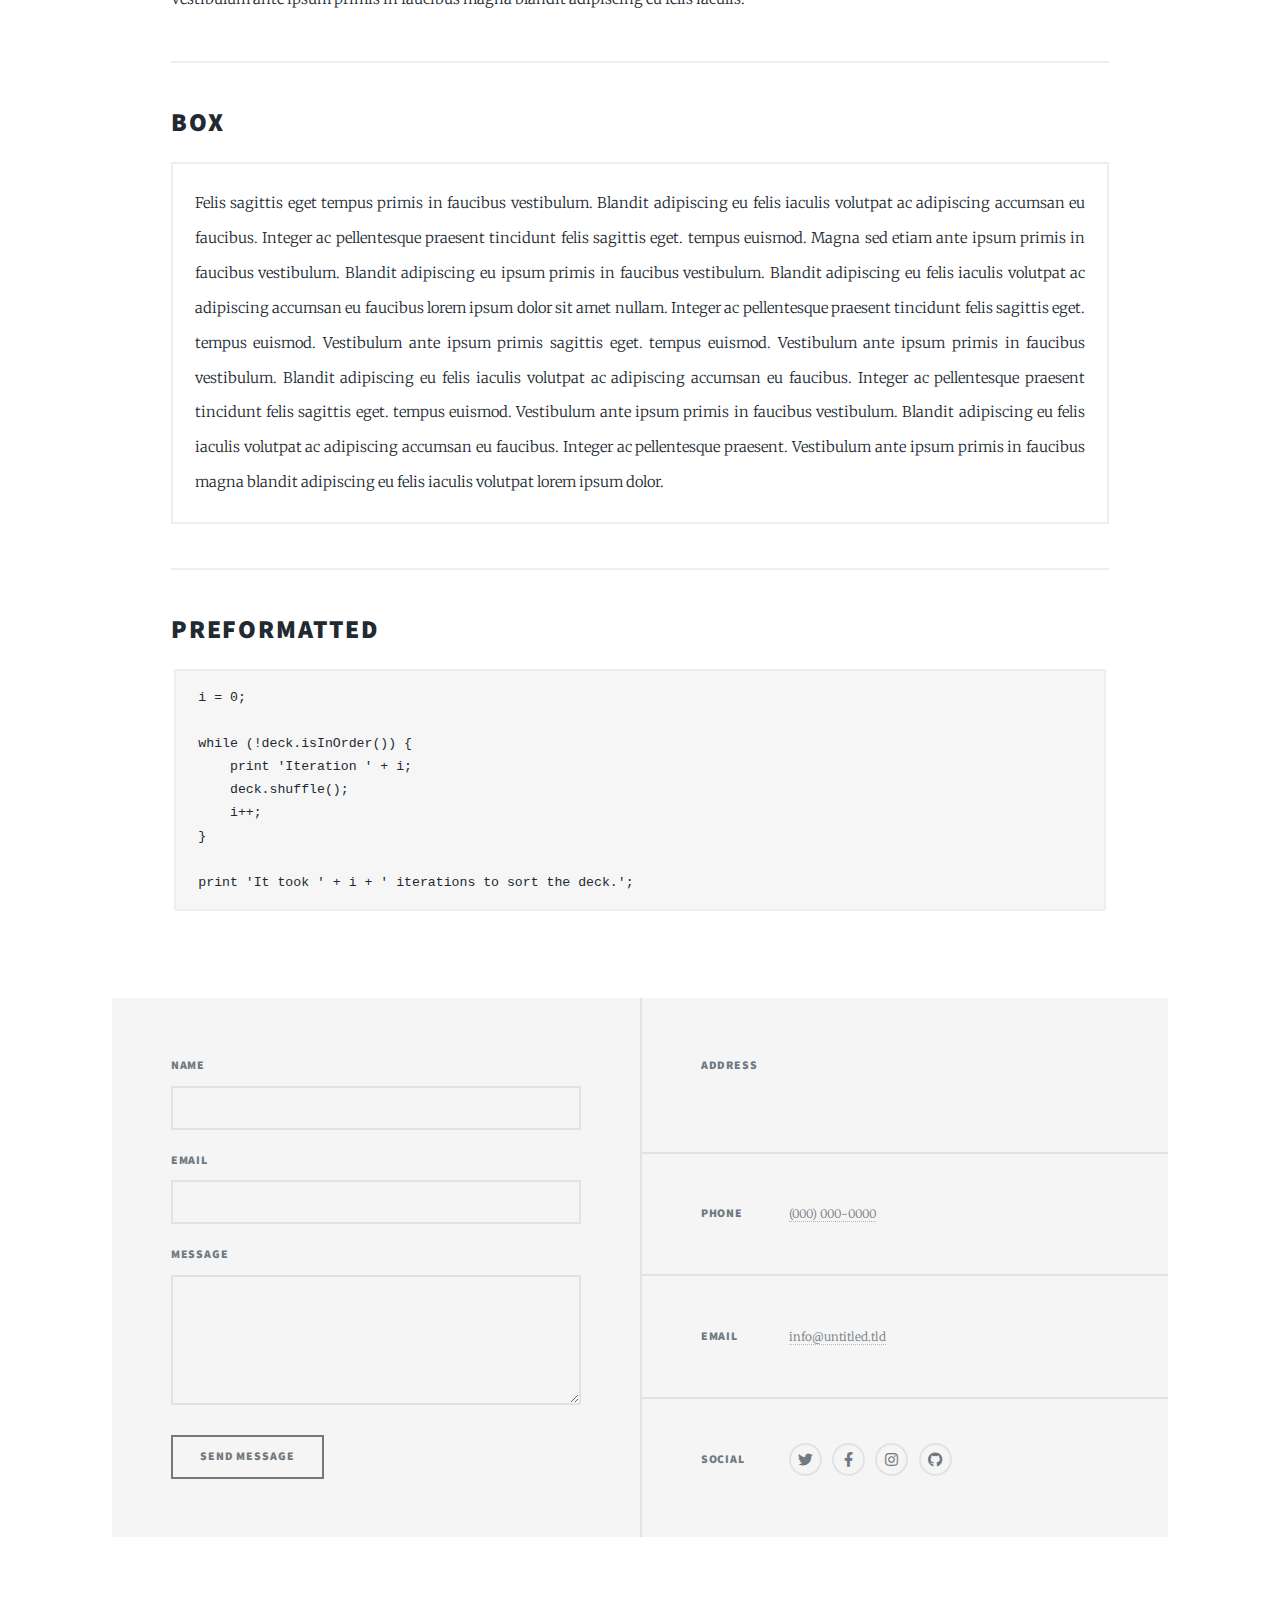
<file: elements.html>
<!DOCTYPE HTML>
<!--
	Massively by HTML5 UP
	html5up.net | @ajlkn
	Free for personal and commercial use under the CCA 3.0 license (html5up.net/license)
-->
<html>
	<head>
		<title>Elements Reference - Massively by HTML5 UP</title>
		<meta charset="utf-8" />
		<meta name="viewport" content="width=device-width, initial-scale=1, user-scalable=no" />
		<link rel="stylesheet" href="assets/css/main.css" />
		<noscript><link rel="stylesheet" href="assets/css/noscript.css" /></noscript>
	</head>
	<body class="is-preload">

		<!-- Wrapper -->
			<div id="wrapper">

				<!-- Header -->
					<header id="header">
						<a href="index.html" class="logo">Massively</a>
					</header>

				<!-- Nav -->
					<nav id="nav">
						<ul class="links">
							<li><a href="index.html">Work</a></li>
							<li><a href="CV.html">cv</a></li>
							<li><a href="About.html">about</a></li>
							<li class="active"><a href="elements.html">Elements Reference</a></li>
							<li><a href="generic.html">generic</a></li>
						</ul>
						<ul class="icons">
							<li><a href="#" class="icon brands fa-twitter"><span class="label">Twitter</span></a></li>
							<li><a href="#" class="icon brands fa-facebook-f"><span class="label">Facebook</span></a></li>
							<li><a href="#" class="icon brands fa-instagram"><span class="label">Instagram</span></a></li>
							<li><a href="#" class="icon brands fa-github"><span class="label">GitHub</span></a></li>
						</ul>
					</nav>

				<!-- Main -->
					<div id="main">

						<!-- Post -->
							<section class="post">
								<header class="major">
									<h1>Elements<br />
									Reference</h1>
								</header>

								<!-- Text stuff -->
									<h2>Text</h2>
									<p>This is <b>bold</b> and this is <strong>strong</strong>. This is <i>italic</i> and this is <em>emphasized</em>.
									This is <sup>superscript</sup> text and this is <sub>subscript</sub> text.
									This is <u>underlined</u> and this is code: <code>for (;;) { ... }</code>.
									Finally, this is a <a href="#">link</a>.</p>
									<hr />
									<h2>Heading Level 2</h2>
									<h3>Heading Level 3</h3>
									<h4>Heading Level 4</h4>
									<h5>Heading Level 5</h5>
									<h6>Heading Level 6</h6>
									<hr />
									<header>
										<h2>Heading with a Subtitle</h2>
										<p>Lorem ipsum dolor sit amet nullam id egestas urna aliquam</p>
									</header>
									<p>Nunc lacinia ante nunc ac lobortis. Interdum adipiscing gravida odio porttitor sem non mi integer non faucibus ornare mi ut ante amet placerat aliquet. Volutpat eu sed ante lacinia sapien lorem accumsan varius montes viverra nibh in adipiscing blandit tempus accumsan.</p>
									<header>
										<h3>Heading with a Subtitle</h3>
										<p>Lorem ipsum dolor sit amet nullam id egestas urna aliquam</p>
									</header>
									<p>Nunc lacinia ante nunc ac lobortis. Interdum adipiscing gravida odio porttitor sem non mi integer non faucibus ornare mi ut ante amet placerat aliquet. Volutpat eu sed ante lacinia sapien lorem accumsan varius montes viverra nibh in adipiscing blandit tempus accumsan.</p>
									<header>
										<h4>Heading with a Subtitle</h4>
										<p>Lorem ipsum dolor sit amet nullam id egestas urna aliquam</p>
									</header>
									<p>Nunc lacinia ante nunc ac lobortis. Interdum adipiscing gravida odio porttitor sem non mi integer non faucibus ornare mi ut ante amet placerat aliquet. Volutpat eu sed ante lacinia sapien lorem accumsan varius montes viverra nibh in adipiscing blandit tempus accumsan.</p>

									<hr />

								<!-- Lists -->
									<h2>Lists</h2>
									<div class="row">
										<div class="col-6 col-12-small">

											<h3>Unordered</h3>
											<ul>
												<li>Dolor pulvinar etiam.</li>
												<li>Sagittis lorem eleifend.</li>
												<li>Felis feugiat dolore viverra.</li>
												<li>Dolor pulvinar etiam.</li>
											</ul>

											<h3>Alternate</h3>
											<ul class="alt">
												<li>Dolor pulvinar etiam etiam.</li>
												<li>Sagittis adipiscing eleifend.</li>
												<li>Felis enim dolore viverra.</li>
												<li>Dolor pulvinar etiam etiam.</li>
											</ul>

										</div>
										<div class="col-6 col-12-small">

											<h3>Ordered</h3>
											<ol>
												<li>Dolor pulvinar etiam.</li>
												<li>Etiam vel felis at viverra.</li>
												<li>Felis enim feugiat magna.</li>
												<li>Etiam vel felis nullam.</li>
												<li>Felis enim et tempus.</li>
											</ol>

											<h3>Icons</h3>
											<ul class="icons">
												<li><a href="#" class="icon brands fa-twitter"><span class="label">Twitter</span></a></li>
												<li><a href="#" class="icon brands fa-facebook-f"><span class="label">Facebook</span></a></li>
												<li><a href="#" class="icon brands fa-instagram"><span class="label">Instagram</span></a></li>
												<li><a href="#" class="icon brands fa-github"><span class="label">Github</span></a></li>
												<li><a href="#" class="icon brands fa-dribbble"><span class="label">Dribbble</span></a></li>
											</ul>
											<ul class="icons alt">
												<li><a href="#" class="icon brands alt fa-twitter"><span class="label">Twitter</span></a></li>
												<li><a href="#" class="icon brands alt fa-facebook-f"><span class="label">Facebook</span></a></li>
												<li><a href="#" class="icon brands alt fa-instagram"><span class="label">Instagram</span></a></li>
												<li><a href="#" class="icon brands alt fa-github"><span class="label">Github</span></a></li>
												<li><a href="#" class="icon brands alt fa-dribbble"><span class="label">Dribbble</span></a></li>
											</ul>

										</div>
									</div>
									<h3>Definition</h3>
									<dl>
										<dt>Item 1</dt>
										<dd>
											<p>Lorem ipsum dolor vestibulum ante ipsum primis in faucibus vestibulum. Blandit adipiscing eu felis iaculis volutpat ac adipiscing accumsan eu faucibus. Integer ac pellentesque praesent.</p>
										</dd>
										<dt>Item 2</dt>
										<dd>
											<p>Lorem ipsum dolor vestibulum ante ipsum primis in faucibus vestibulum. Blandit adipiscing eu felis iaculis volutpat ac adipiscing accumsan eu faucibus. Integer ac pellentesque praesent.</p>
										</dd>
										<dt>Item 3</dt>
										<dd>
											<p>Lorem ipsum dolor vestibulum ante ipsum primis in faucibus vestibulum. Blandit adipiscing eu felis iaculis volutpat ac adipiscing accumsan eu faucibus. Integer ac pellentesque praesent.</p>
										</dd>
									</dl>

									<h3>Actions</h3>
									<ul class="actions">
										<li><a href="#" class="button primary">Primary</a></li>
										<li><a href="#" class="button">Default</a></li>
									</ul>
									<ul class="actions small">
										<li><a href="#" class="button primary small">Small</a></li>
										<li><a href="#" class="button small">Small</a></li>
									</ul>
									<div class="row">
										<div class="col-6 col-12-small">
											<ul class="actions stacked">
												<li><a href="#" class="button primary">Default</a></li>
												<li><a href="#" class="button">Default</a></li>
											</ul>
										</div>
										<div class="col-6 col-12-small">
											<ul class="actions stacked">
												<li><a href="#" class="button primary small">Small</a></li>
												<li><a href="#" class="button small">Small</a></li>
											</ul>
										</div>
									</div>
									<div class="row">
										<div class="col-6 col-12-small">
											<ul class="actions stacked">
												<li><a href="#" class="button primary fit">Default</a></li>
												<li><a href="#" class="button fit">Default</a></li>
											</ul>
										</div>
										<div class="col-6 col-12-small">
											<ul class="actions stacked">
												<li><a href="#" class="button primary small fit">Small</a></li>
												<li><a href="#" class="button small fit">Small</a></li>
											</ul>
										</div>
									</div>

									<hr />

								<!-- Blockquote -->
									<h2>Blockquote</h2>
									<blockquote>Fringilla nisl. Donec accumsan interdum nisi, quis tincidunt felis sagittis eget tempus euismod. Vestibulum ante ipsum primis in faucibus vestibulum. Blandit adipiscing eu felis iaculis volutpat ac adipiscing accumsan faucibus. Vestibulum ante ipsum primis in faucibus vestibulum. Blandit adipiscing eu felis.</blockquote>

									<hr />

								<!-- Table -->
									<h2>Table</h2>

									<h3>Default</h3>
									<div class="table-wrapper">
										<table>
											<thead>
												<tr>
													<th>Name</th>
													<th>Description</th>
													<th>Price</th>
												</tr>
											</thead>
											<tbody>
												<tr>
													<td>Item 1</td>
													<td>Ante turpis integer aliquet porttitor.</td>
													<td>29.99</td>
												</tr>
												<tr>
													<td>Item 2</td>
													<td>Vis ac commodo adipiscing arcu aliquet.</td>
													<td>19.99</td>
												</tr>
												<tr>
													<td>Item 3</td>
													<td> Morbi faucibus arcu accumsan lorem.</td>
													<td>29.99</td>
												</tr>
												<tr>
													<td>Item 4</td>
													<td>Vitae integer tempus condimentum.</td>
													<td>19.99</td>
												</tr>
												<tr>
													<td>Item 5</td>
													<td>Ante turpis integer aliquet porttitor.</td>
													<td>29.99</td>
												</tr>
											</tbody>
											<tfoot>
												<tr>
													<td colspan="2"></td>
													<td>100.00</td>
												</tr>
											</tfoot>
										</table>
									</div>

									<h3>Alternate</h3>
									<div class="table-wrapper">
										<table class="alt">
											<thead>
												<tr>
													<th>Name</th>
													<th>Description</th>
													<th>Price</th>
												</tr>
											</thead>
											<tbody>
												<tr>
													<td>Item 1</td>
													<td>Ante turpis integer aliquet porttitor.</td>
													<td>29.99</td>
												</tr>
												<tr>
													<td>Item 2</td>
													<td>Vis ac commodo adipiscing arcu aliquet.</td>
													<td>19.99</td>
												</tr>
												<tr>
													<td>Item 3</td>
													<td> Morbi faucibus arcu accumsan lorem.</td>
													<td>29.99</td>
												</tr>
												<tr>
													<td>Item 4</td>
													<td>Vitae integer tempus condimentum.</td>
													<td>19.99</td>
												</tr>
												<tr>
													<td>Item 5</td>
													<td>Ante turpis integer aliquet porttitor.</td>
													<td>29.99</td>
												</tr>
											</tbody>
											<tfoot>
												<tr>
													<td colspan="2"></td>
													<td>100.00</td>
												</tr>
											</tfoot>
										</table>
									</div>

									<hr />

								<!-- Buttons -->
									<h2>Buttons</h2>
									<ul class="actions">
										<li><a href="#" class="button primary">Primary</a></li>
										<li><a href="#" class="button">Default</a></li>
									</ul>
									<ul class="actions">
										<li><a href="#" class="button primary large">Large</a></li>
										<li><a href="#" class="button">Default</a></li>
										<li><a href="#" class="button small">Small</a></li>
									</ul>
									<ul class="actions fit">
										<li><a href="#" class="button primary fit">Fit</a></li>
										<li><a href="#" class="button fit">Fit</a></li>
									</ul>
									<ul class="actions fit small">
										<li><a href="#" class="button primary fit small">Fit + Small</a></li>
										<li><a href="#" class="button fit small">Fit + Small</a></li>
									</ul>
									<ul class="actions">
										<li><a href="#" class="button primary icon solid fa-search">Icon</a></li>
										<li><a href="#" class="button icon solid fa-download">Icon</a></li>
									</ul>
									<ul class="actions">
										<li><span class="button primary disabled">Primary</span></li>
										<li><span class="button disabled">Default</span></li>
									</ul>

									<hr />

								<!-- Form -->
									<h2>Form</h2>

									<form method="post" action="#">
										<div class="row gtr-uniform">
											<div class="col-6 col-12-xsmall">
												<input type="text" name="demo-name" id="demo-name" value="" placeholder="Name" />
											</div>
											<div class="col-6 col-12-xsmall">
												<input type="email" name="demo-email" id="demo-email" value="" placeholder="Email" />
											</div>
											<!-- Break -->
											<div class="col-12">
												<select name="demo-category" id="demo-category">
													<option value="">- Category -</option>
													<option value="1">Manufacturing</option>
													<option value="1">Shipping</option>
													<option value="1">Administration</option>
													<option value="1">Human Resources</option>
												</select>
											</div>
											<!-- Break -->
											<div class="col-4 col-12-small">
												<input type="radio" id="demo-priority-low" name="demo-priority" checked>
												<label for="demo-priority-low">Low</label>
											</div>
											<div class="col-4 col-12-small">
												<input type="radio" id="demo-priority-normal" name="demo-priority">
												<label for="demo-priority-normal">Normal</label>
											</div>
											<div class="col-4 col-12-small">
												<input type="radio" id="demo-priority-high" name="demo-priority">
												<label for="demo-priority-high">High</label>
											</div>
											<!-- Break -->
											<div class="col-6 col-12-small">
												<input type="checkbox" id="demo-copy" name="demo-copy">
												<label for="demo-copy">Email me a copy</label>
											</div>
											<div class="col-6 col-12-small">
												<input type="checkbox" id="demo-human" name="demo-human" checked>
												<label for="demo-human">I am a human</label>
											</div>
											<!-- Break -->
											<div class="col-12">
												<textarea name="demo-message" id="demo-message" placeholder="Enter your message" rows="6"></textarea>
											</div>
											<!-- Break -->
											<div class="col-12">
												<ul class="actions">
													<li><input type="submit" value="Send Message" class="primary" /></li>
													<li><input type="reset" value="Reset" /></li>
												</ul>
											</div>
										</div>
									</form>

									<hr />

								<!-- Image -->
									<h2>Image</h2>

									<h3>Fit</h3>
									<span class="image fit"><img src="images/pic01.jpg" alt="" /></span>
									<div class="box alt">
										<div class="row gtr-50 gtr-uniform">
											<div class="col-4"><span class="image fit"><img src="images/pic02.jpg" alt="" /></span></div>
											<div class="col-4"><span class="image fit"><img src="images/pic03.jpg" alt="" /></span></div>
											<div class="col-4"><span class="image fit"><img src="images/pic04.jpg" alt="" /></span></div>
											<!-- Break -->
											<div class="col-4"><span class="image fit"><img src="images/pic04.jpg" alt="" /></span></div>
											<div class="col-4"><span class="image fit"><img src="images/pic02.jpg" alt="" /></span></div>
											<div class="col-4"><span class="image fit"><img src="images/pic03.jpg" alt="" /></span></div>
											<!-- Break -->
											<div class="col-4"><span class="image fit"><img src="images/pic03.jpg" alt="" /></span></div>
											<div class="col-4"><span class="image fit"><img src="images/pic04.jpg" alt="" /></span></div>
											<div class="col-4"><span class="image fit"><img src="images/pic02.jpg" alt="" /></span></div>
										</div>
									</div>

									<h3>Left &amp; Right</h3>
									<p><span class="image left"><img src="images/pic08.jpg" alt="" /></span>Lorem ipsum dolor sit accumsan interdum nisi, quis tincidunt felis sagittis eget. tempus euismod. Vestibulum ante ipsum primis in faucibus vestibulum. Blandit adipiscing eu felis iaculis volutpat ac adipiscing accumsan eu faucibus. Integer ac pellentesque praesent tincidunt felis sagittis eget. tempus euismod. Vestibulum ante ipsum primis sagittis eget. tempus euismod. Vestibulum ante ipsum primis in faucibus vestibulum. Blandit adipiscing eu felis iaculis volutpat ac adipiscing accumsan eu faucibus. Integer ac pellentesque praesent tincidunt felis sagittis eget. tempus euismod. Vestibulum ante ipsum primis in faucibus vestibulum. Blandit adipiscing eu felis iaculis volutpat ac adipiscing accumsan eu faucibus. Integer ac pellentesque praesent. Vestibulum ante ipsum primis in faucibus magna blandit adipiscing eu felis iaculis.</p>
									<p><span class="image right"><img src="images/pic09.jpg" alt="" /></span>Lorem ipsum dolor sit accumsan interdum nisi, quis tincidunt felis sagittis eget. tempus euismod. Vestibulum ante ipsum primis in faucibus vestibulum. Blandit adipiscing eu felis iaculis volutpat ac adipiscing accumsan eu faucibus. Integer ac pellentesque praesent tincidunt felis sagittis eget. tempus euismod. Vestibulum ante ipsum primis sagittis eget. tempus euismod. Vestibulum ante ipsum primis in faucibus vestibulum. Blandit adipiscing eu felis iaculis volutpat ac adipiscing accumsan eu faucibus. Integer ac pellentesque praesent tincidunt felis sagittis eget. tempus euismod. Vestibulum ante ipsum primis in faucibus vestibulum. Blandit adipiscing eu felis iaculis volutpat ac adipiscing accumsan eu faucibus. Integer ac pellentesque praesent. Vestibulum ante ipsum primis in faucibus magna blandit adipiscing eu felis iaculis.</p>

									<hr />

								<!-- Box -->
									<h2>Box</h2>
									<div class="box">
										<p>Felis sagittis eget tempus primis in faucibus vestibulum. Blandit adipiscing eu felis iaculis volutpat ac adipiscing accumsan eu faucibus. Integer ac pellentesque praesent tincidunt felis sagittis eget. tempus euismod. Magna sed etiam ante ipsum primis in faucibus vestibulum. Blandit adipiscing eu ipsum primis in faucibus vestibulum. Blandit adipiscing eu felis iaculis volutpat ac adipiscing accumsan eu faucibus lorem ipsum dolor sit amet nullam. Integer ac pellentesque praesent tincidunt felis sagittis eget. tempus euismod. Vestibulum ante ipsum primis sagittis eget. tempus euismod. Vestibulum ante ipsum primis in faucibus vestibulum. Blandit adipiscing eu felis iaculis volutpat ac adipiscing accumsan eu faucibus. Integer ac pellentesque praesent tincidunt felis sagittis eget. tempus euismod. Vestibulum ante ipsum primis in faucibus vestibulum. Blandit adipiscing eu felis iaculis volutpat ac adipiscing accumsan eu faucibus. Integer ac pellentesque praesent. Vestibulum ante ipsum primis in faucibus magna blandit adipiscing eu felis iaculis volutpat lorem ipsum dolor.</p>
									</div>

									<hr />

								<!-- Preformatted Code -->
									<h2>Preformatted</h2>
									<pre><code>i = 0;

while (!deck.isInOrder()) {
    print 'Iteration ' + i;
    deck.shuffle();
    i++;
}

print 'It took ' + i + ' iterations to sort the deck.';
</code></pre>

							</section>

					</div>

				<!-- Footer -->
					<footer id="footer">
						<section>
							<form method="post" action="#">
								<div class="fields">
									<div class="field">
										<label for="name">Name</label>
										<input type="text" name="name" id="name" />
									</div>
									<div class="field">
										<label for="email">Email</label>
										<input type="text" name="email" id="email" />
									</div>
									<div class="field">
										<label for="message">Message</label>
										<textarea name="message" id="message" rows="3"></textarea>
									</div>
								</div>
								<ul class="actions">
									<li><input type="submit" value="Send Message" /></li>
								</ul>
							</form>
						</section>
						<section class="split contact">
							<section class="alt">
								<h3>Address</h3>
								<p>1234 Somewhere Road #87257<br />
								Nashville, TN 00000-0000</p>
							</section>
							<section>
								<h3>Phone</h3>
								<p><a href="#">(000) 000-0000</a></p>
							</section>
							<section>
								<h3>Email</h3>
								<p><a href="#">info@untitled.tld</a></p>
							</section>
							<section>
								<h3>Social</h3>
								<ul class="icons alt">
									<li><a href="#" class="icon brands alt fa-twitter"><span class="label">Twitter</span></a></li>
									<li><a href="#" class="icon brands alt fa-facebook-f"><span class="label">Facebook</span></a></li>
									<li><a href="#" class="icon brands alt fa-instagram"><span class="label">Instagram</span></a></li>
									<li><a href="#" class="icon brands alt fa-github"><span class="label">GitHub</span></a></li>
								</ul>
							</section>
						</section>
					</footer>

				<!-- Copyright -->
					<div id="copyright">
						<ul><li>&copy; Untitled</li><li>Design: <a href="https://html5up.net">HTML5 UP</a></li></ul>
					</div>

			</div>

		<!-- Scripts -->
			<script src="assets/js/jquery.min.js"></script>
			<script src="assets/js/jquery.scrollex.min.js"></script>
			<script src="assets/js/jquery.scrolly.min.js"></script>
			<script src="assets/js/browser.min.js"></script>
			<script src="assets/js/breakpoints.min.js"></script>
			<script src="assets/js/util.js"></script>
			<script src="assets/js/main.js"></script>

	</body>
</html>
</file>
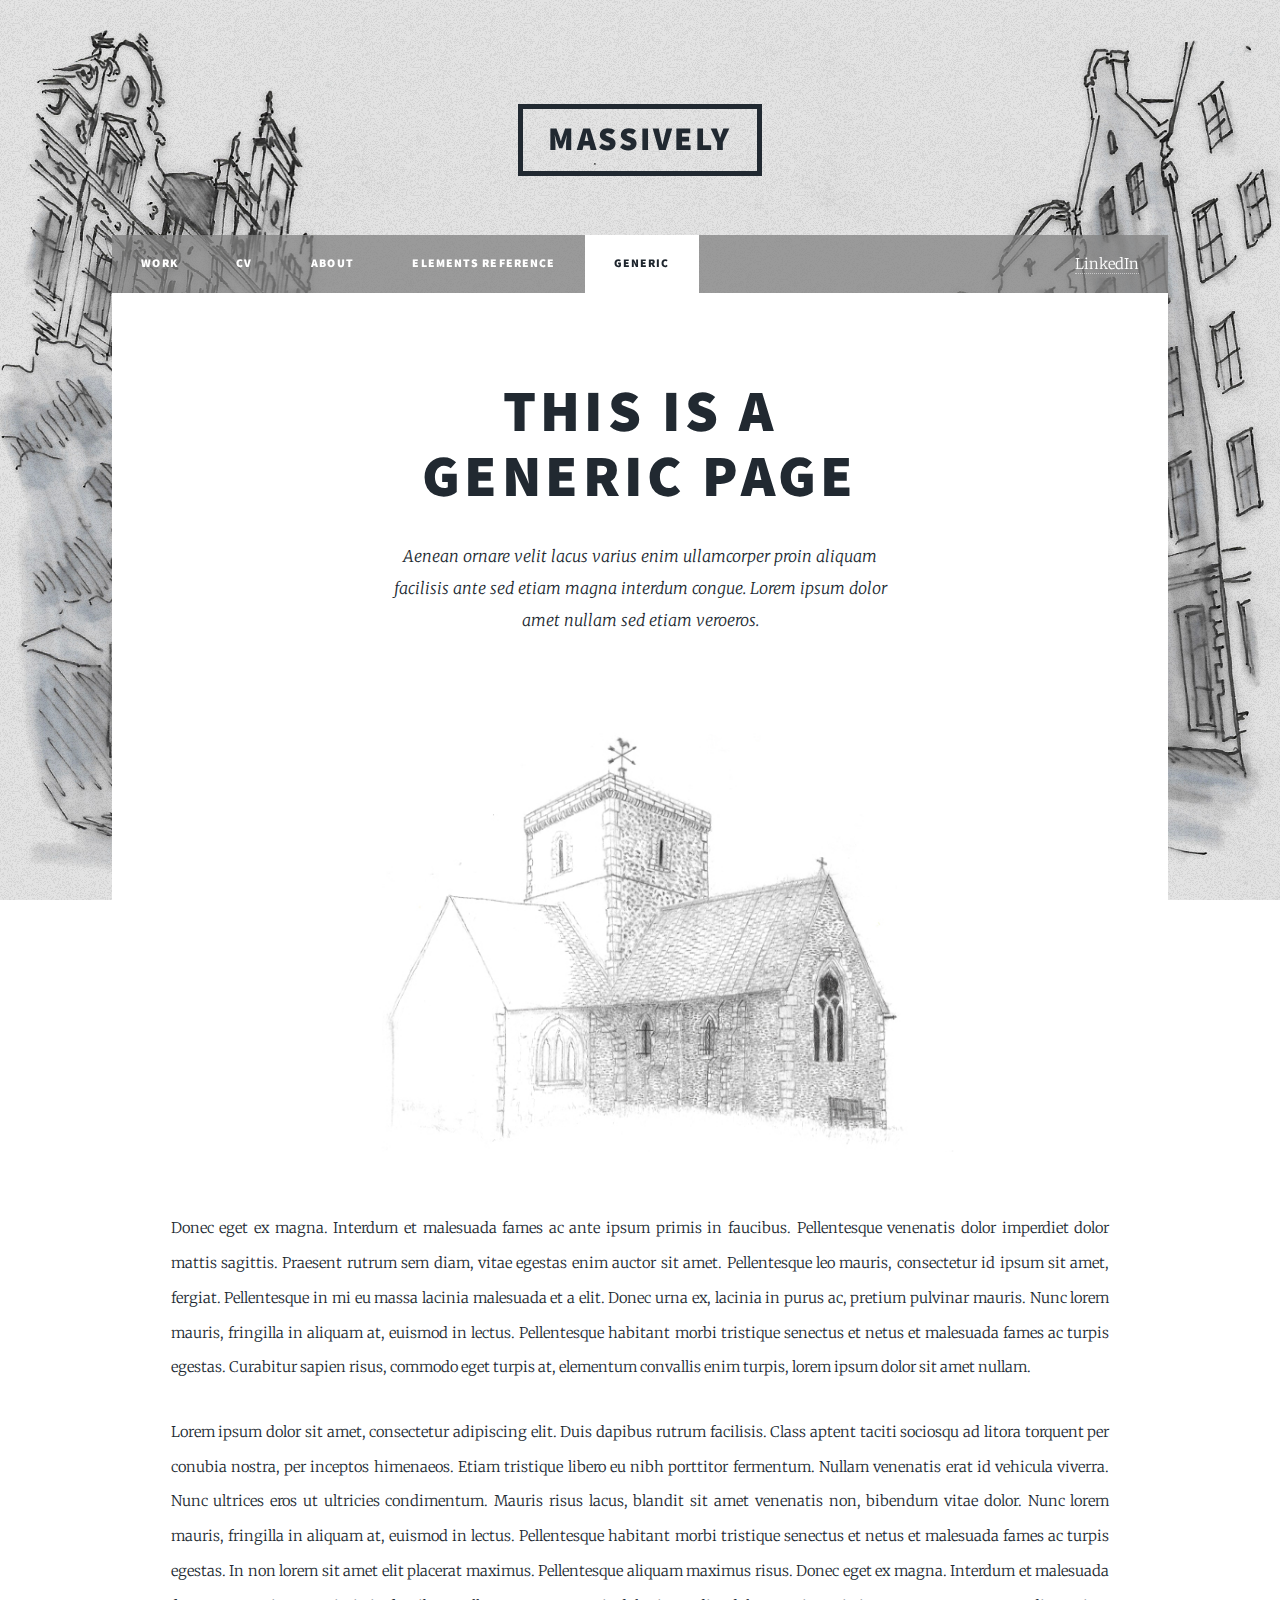
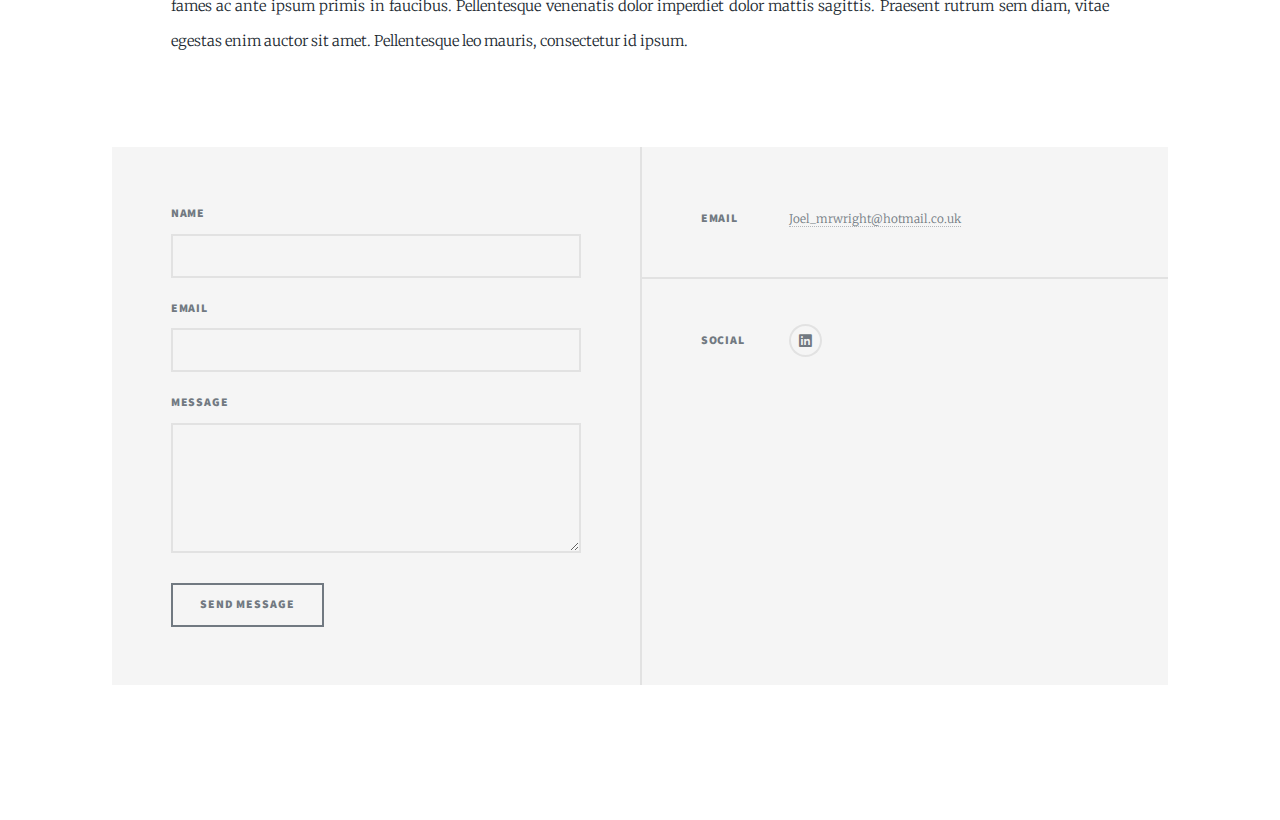
<file: generic.html>
<!DOCTYPE HTML>

<html>
	<head>
		<title>Generic Page - Massively by HTML5 UP</title>
		<meta charset="utf-8" />
		<meta name="viewport" content="width=device-width, initial-scale=1, user-scalable=no" />
		<link rel="stylesheet" href="assets/css/main.css" />
		<noscript><link rel="stylesheet" href="assets/css/noscript.css" /></noscript>
	</head>
	<body class="is-preload">

		<!-- Wrapper -->
			<div id="wrapper">

				<!-- Header -->
					<header id="header">
						<a href="index.html" class="logo">Massively</a>
					</header>

				<!-- Nav -->
				<nav id="nav">
					<ul class="links">
						<li><a href="index.html">Work</a></li>
						<li><a href="CV.html">cv</a></li>
						<li><a href="About.html">about</a></li>
						<li><a href="elements.html">Elements Reference</a></li>
						<li class="active"><a href="generic.html">generic</a></li>
					</ul>
				<ul class="icons">
						<li><a href="https://www.linkedin.com/in/joel-wright-659a4a131" class="linkedin"><span class="label">LinkedIn</span></a></li>
					</ul>
				</nav>

				<!-- Main -->
					<div id="main">

						<!-- Post -->
							<section class="post">
								<header class="major">
									<h1>This is a<br />
									Generic Page</h1>
									<p>Aenean ornare velit lacus varius enim ullamcorper proin aliquam<br />
									facilisis ante sed etiam magna interdum congue. Lorem ipsum dolor<br />
									amet nullam sed etiam veroeros.</p>
								</header>
								<div class="image main"><img src="images/pic01.jpg" alt="" /></div>
								<p>Donec eget ex magna. Interdum et malesuada fames ac ante ipsum primis in faucibus. Pellentesque venenatis dolor imperdiet dolor mattis sagittis. Praesent rutrum sem diam, vitae egestas enim auctor sit amet. Pellentesque leo mauris, consectetur id ipsum sit amet, fergiat. Pellentesque in mi eu massa lacinia malesuada et a elit. Donec urna ex, lacinia in purus ac, pretium pulvinar mauris. Nunc lorem mauris, fringilla in aliquam at, euismod in lectus. Pellentesque habitant morbi tristique senectus et netus et malesuada fames ac turpis egestas. Curabitur sapien risus, commodo eget turpis at, elementum convallis enim turpis, lorem ipsum dolor sit amet nullam.</p>
								<p>Lorem ipsum dolor sit amet, consectetur adipiscing elit. Duis dapibus rutrum facilisis. Class aptent taciti sociosqu ad litora torquent per conubia nostra, per inceptos himenaeos. Etiam tristique libero eu nibh porttitor fermentum. Nullam venenatis erat id vehicula viverra. Nunc ultrices eros ut ultricies condimentum. Mauris risus lacus, blandit sit amet venenatis non, bibendum vitae dolor. Nunc lorem mauris, fringilla in aliquam at, euismod in lectus. Pellentesque habitant morbi tristique senectus et netus et malesuada fames ac turpis egestas. In non lorem sit amet elit placerat maximus. Pellentesque aliquam maximus risus. Donec eget ex magna. Interdum et malesuada fames ac ante ipsum primis in faucibus. Pellentesque venenatis dolor imperdiet dolor mattis sagittis. Praesent rutrum sem diam, vitae egestas enim auctor sit amet. Pellentesque leo mauris, consectetur id ipsum.</p>
							</section>

					</div>

				<!-- Footer -->
				<footer id="footer">
					<section>
						<form method="post" action="mailto:joel_mrwright@hotmail.co.uk">
							<div class="fields">
								<div class="field">
									<label for="name">Name</label>
									<input type="text" name="name" id="name" />
								</div>
								<div class="field">
									<label for="email">Email</label>
									<input type="text" name="email" id="email" />
								</div>
								<div class="field">
									<label for="message">Message</label>
									<textarea name="message" id="message" rows="3"></textarea>
								</div>
							</div>
							<ul class="actions">
								<li><input type="submit" value="Send Message" /></li>
							</ul>
						</form>
					</section>
					<section class="split contact">
						<section>
							<h3>Email</h3>
							<p><a href="mailto:joel_mrwright@hotmail.co.uk">Joel_mrwright@hotmail.co.uk</a></p>
						</section>
						<section>
							<h3>Social</h3>
							<ul class="icons alt">
								<li><a href="https://www.linkedin.com/in/joel-wright-659a4a131" class="icon brands alt fa-linkedin"><span class="label">linkedin</span></a></li>
							</ul>
						</section>
					</section>
				</footer>

			<!-- Copyright -->
				<div id="copyright">
					<ul><li>&copy; joel wright</li>
				</div>

		</div>

	<!-- Scripts -->
		<script src="assets/js/jquery.min.js"></script>
		<script src="assets/js/jquery.scrollex.min.js"></script>
		<script src="assets/js/jquery.scrolly.min.js"></script>
		<script src="assets/js/browser.min.js"></script>
		<script src="assets/js/breakpoints.min.js"></script>
		<script src="assets/js/util.js"></script>
		<script src="assets/js/main.js"></script>

</body>
</html>
</file>
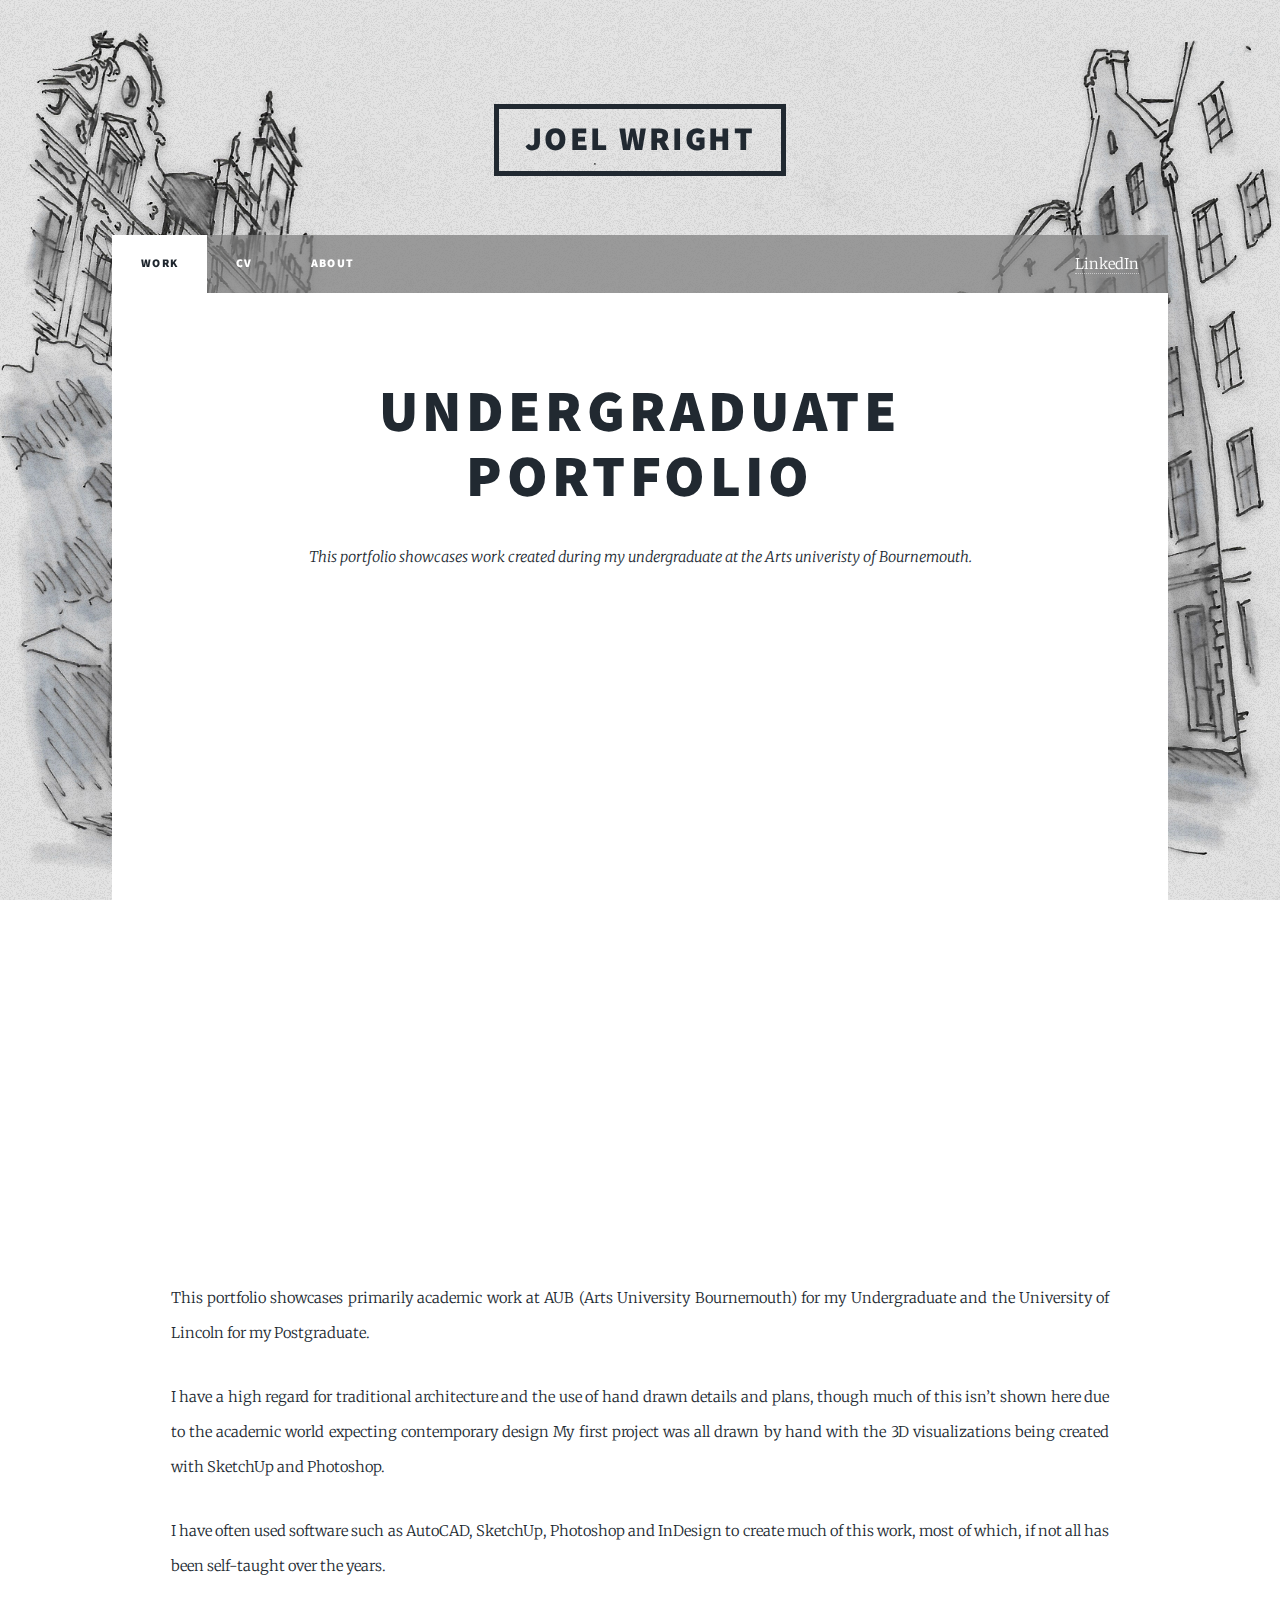
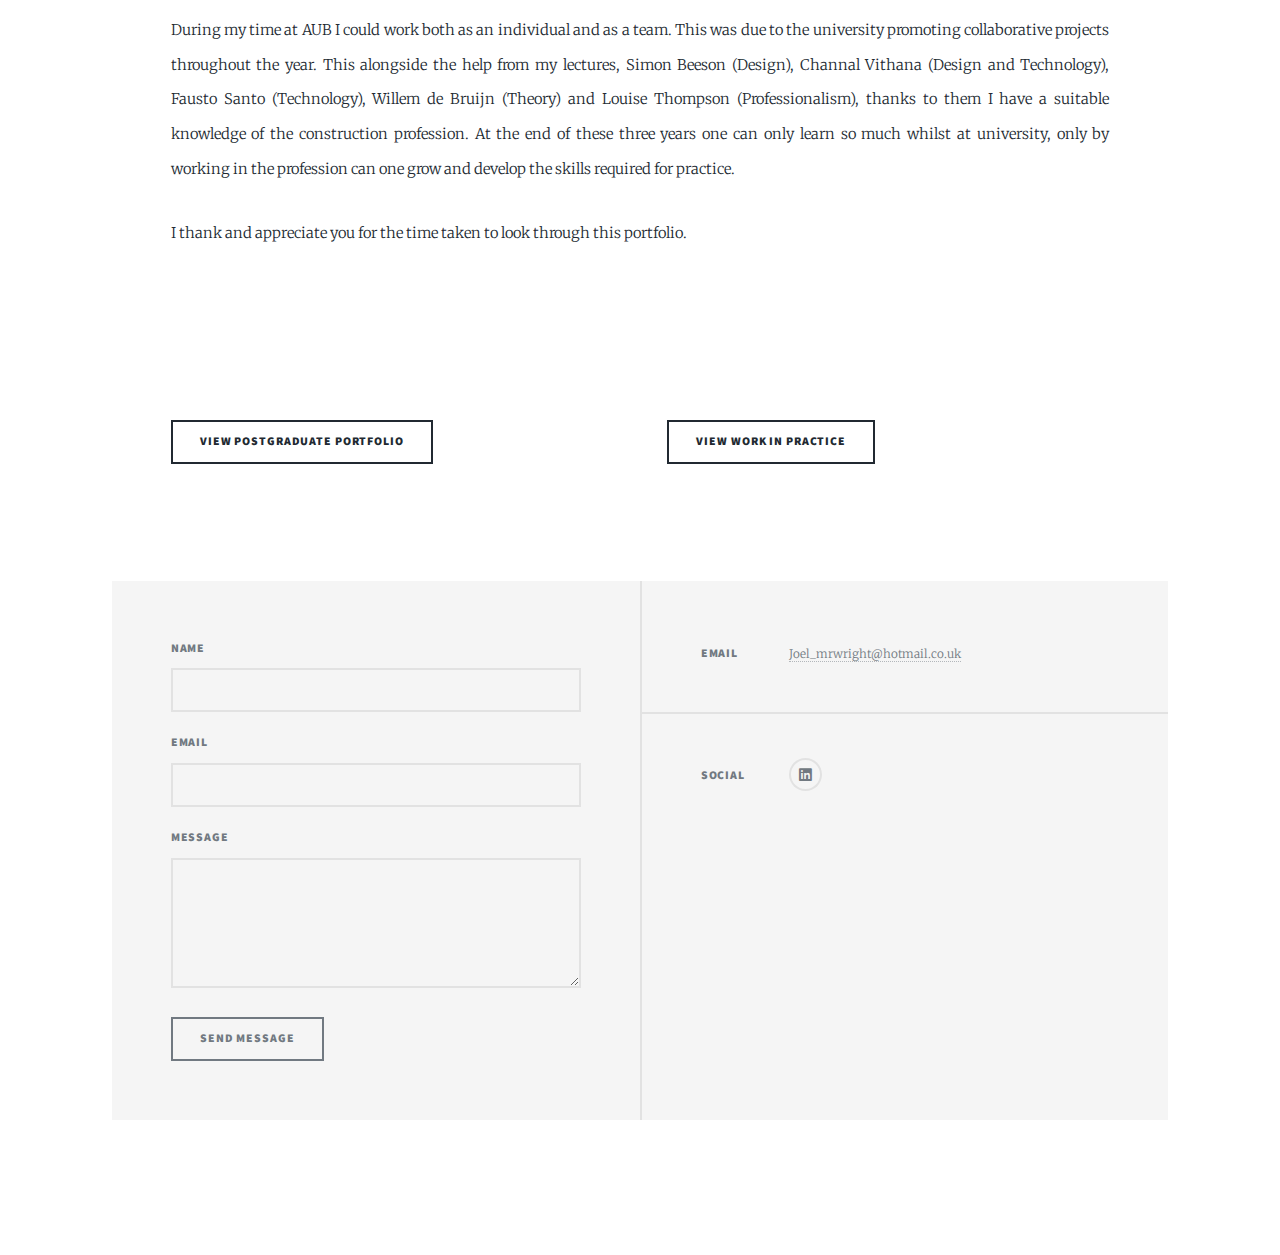
<file: Portfolio.Vol.1.html>
<!DOCTYPE HTML>

<html>
	<head>
		<title>Joel Wright - Portfolio - Vol.1</title>
		<meta charset="utf-8" />
		<meta name="viewport" content="width=device-width, initial-scale=1, user-scalable=no" />
		<link rel="stylesheet" href="assets/css/main.css" />
		<noscript><link rel="stylesheet" href="assets/css/noscript.css" /></noscript>
	</head>
	<body class="is-preload">

		<!-- Wrapper -->
			<div id="wrapper">

				<!-- Header -->
					<header id="header">
						<a href="index.html" class="logo">Joel Wright</a>
					</header>

				<!-- Nav -->
				<nav id="nav">
					<ul class="links">
						<li class="active"><a href="index.html">Work</a></li>
						<li><a href="CV.html">CV</a></li>
						<li><a href="About.html">About</a></li>
					</ul>
					
				<ul class="icons">
						<li><a href="https://www.linkedin.com/in/joel-wright-659a4a131" class="linkedin"><span class="label">LinkedIn</span></a></li>
					</ul>
				</nav>

				<!-- Main -->
                <div id="main">

                <!-- Featured Post -->
                    <article class="post featured">
                            <header class="major">
                                <h2><a href="#">Undergraduate<br />
                                Portfolio</a></h2>
                                <p>This portfolio showcases work created during my undergraduate at the Arts univeristy of Bournemouth.</p>
                            </header>
                            <iframe style="width:1080px;height:600px" src="https://online.fliphtml5.com/aghdy/vhko/"  seamless="seamless" scrolling="no" frameborder="0" allowtransparency="true" allowfullscreen="true" ></iframe>
                        <br>
                        <br>
                        <p>This portfolio showcases primarily academic work at AUB (Arts University Bournemouth) for my Undergraduate and the University of Lincoln for my Postgraduate.</p>
						<p>I have a high regard for traditional architecture and the use of hand drawn details and plans, though much of this isn’t shown here due to the academic world expecting contemporary design  My first project was all drawn by hand with the 3D visualizations being created with SketchUp and Photoshop.</p>
						<p>I have often used software such as AutoCAD, SketchUp, Photoshop and InDesign to create much of this work, most of which, if not all has been self-taught over the years. </p>
						<p>During my time at AUB I could work both as an individual and as a team. This was due to the university promoting collaborative projects throughout the year. This alongside the help from my lectures, Simon Beeson (Design), Channal Vithana (Design and Technology), Fausto Santo (Technology), Willem de Bruijn (Theory) and Louise Thompson (Professionalism), thanks to them I have a suitable knowledge of the construction profession. At the end of these three years one can only learn so much whilst at university, only by working in the profession can one grow and develop the skills required for practice.  </p>
						<p>I thank and appreciate you for the time taken to look through this portfolio.</p>
					
                    </section>
                    <Br>
                        <Br>               
                            <Br>
                                <Br>
						<!-- Posts -->
                            <section class="posts">
                            <article>
                               </header>
                                <ul class="actions special">
                                    <li><a href="Portfolio.Vol.2.html" class="button">View Postgraduate Portfolio</a></li>
                                <ul class="actions special">
                                    <li><a href="Portfolio.Vol.3.html" class="button">View work in practice</a></li>
                                </ul>
                            </article>
                        </section>
                    </div>

				<!-- Footer -->
				<footer id="footer">
					<section>
						<form method="post" action="mailto:joel_mrwright@hotmail.co.uk">
							<div class="fields">
								<div class="field">
									<label for="name">Name</label>
									<input type="text" name="name" id="name" />
								</div>
								<div class="field">
									<label for="email">Email</label>
									<input type="text" name="email" id="email" />
								</div>
								<div class="field">
									<label for="message">Message</label>
									<textarea name="message" id="message" rows="3"></textarea>
								</div>
							</div>
							<ul class="actions">
								<li><input type="submit" value="Send Message" /></li>
							</ul>
						</form>
					</section>
					<section class="split contact">
						<section>
							<h3>Email</h3>
							<p><a href="mailto:joel_mrwright@hotmail.co.uk">Joel_mrwright@hotmail.co.uk</a></p>
						</section>
						<section>
							<h3>Social</h3>
							<ul class="icons alt">
								<li><a href="https://www.linkedin.com/in/joel-wright-659a4a131" class="icon brands alt fa-linkedin"><span class="label">linkedin</span></a></li>
							</ul>
						</section>
					</section>
				</footer>

			<!-- Copyright -->
				<div id="copyright">
					<ul><li>&copy; joel wright</li>
				</div>

		</div>

	<!-- Scripts -->
		<script src="assets/js/jquery.min.js"></script>
		<script src="assets/js/jquery.scrollex.min.js"></script>
		<script src="assets/js/jquery.scrolly.min.js"></script>
		<script src="assets/js/browser.min.js"></script>
		<script src="assets/js/breakpoints.min.js"></script>
		<script src="assets/js/util.js"></script>
		<script src="assets/js/main.js"></script>

</body>
</html>
</file>
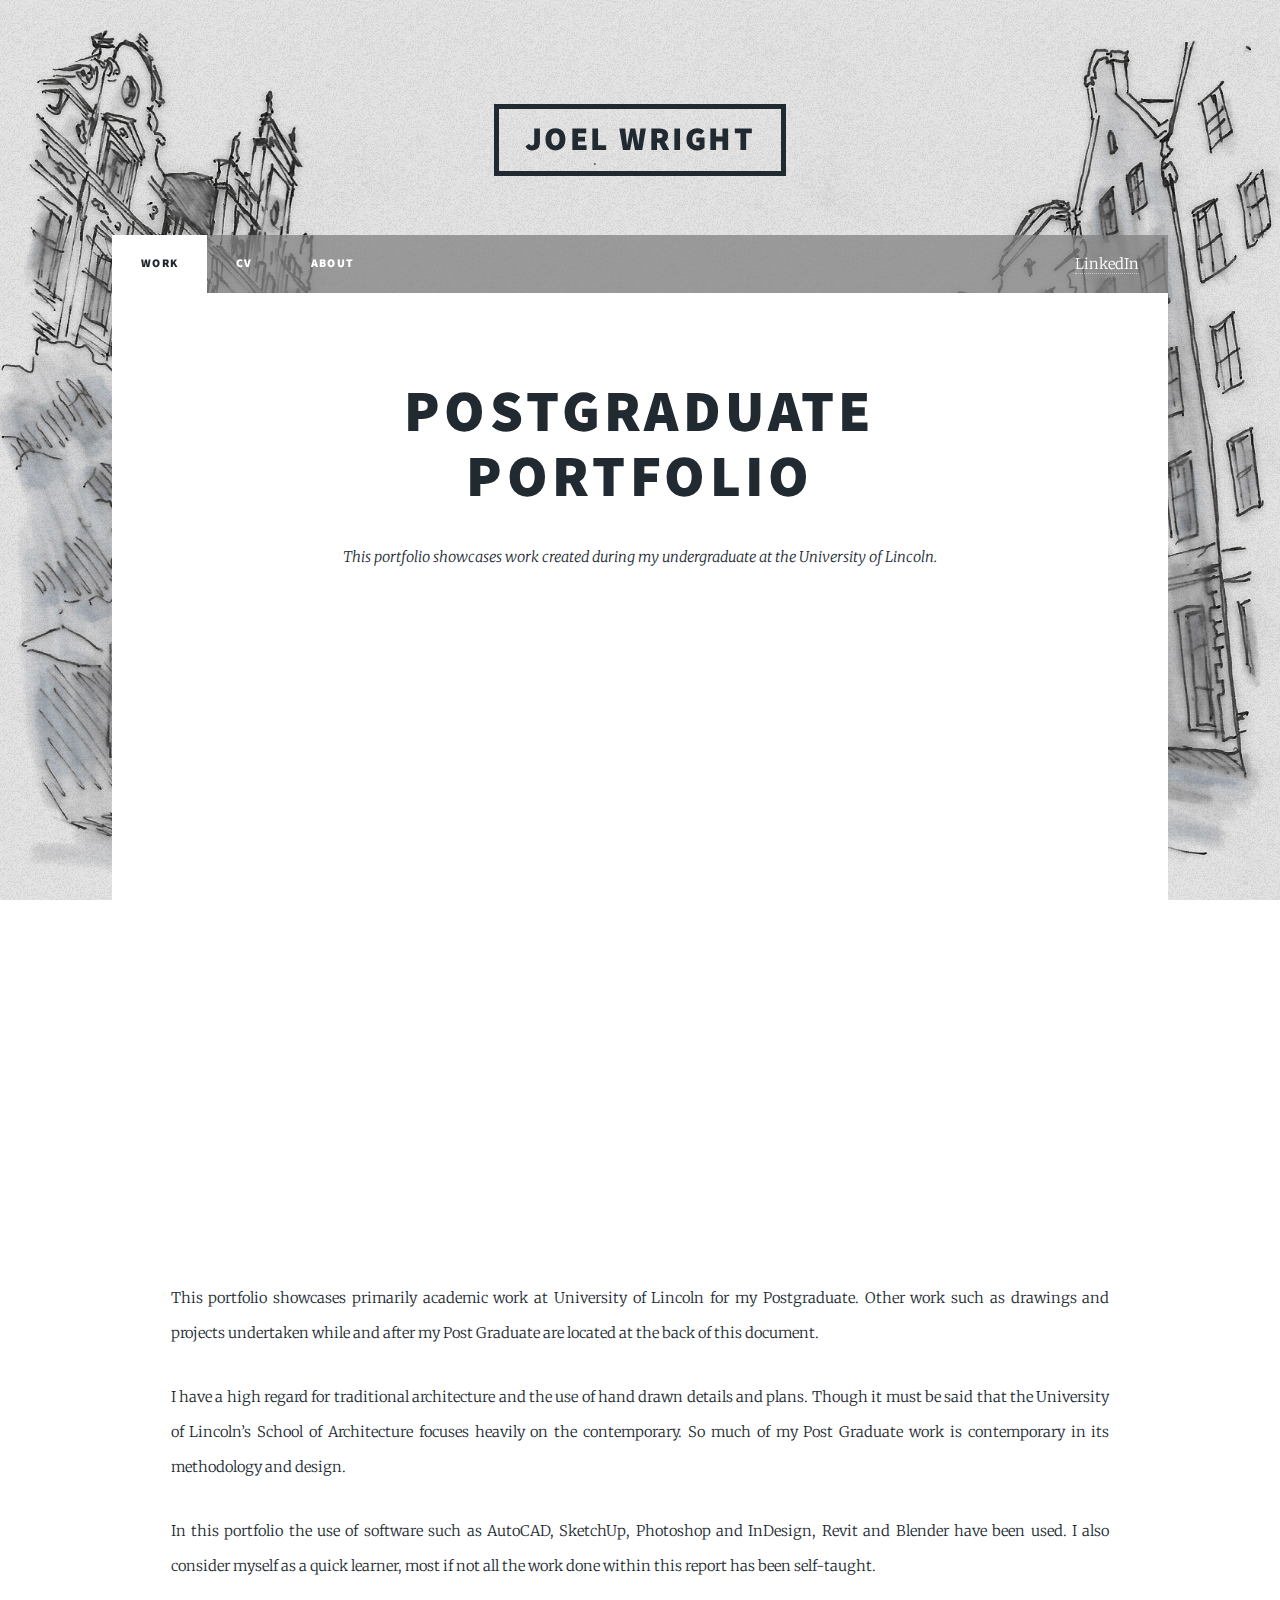
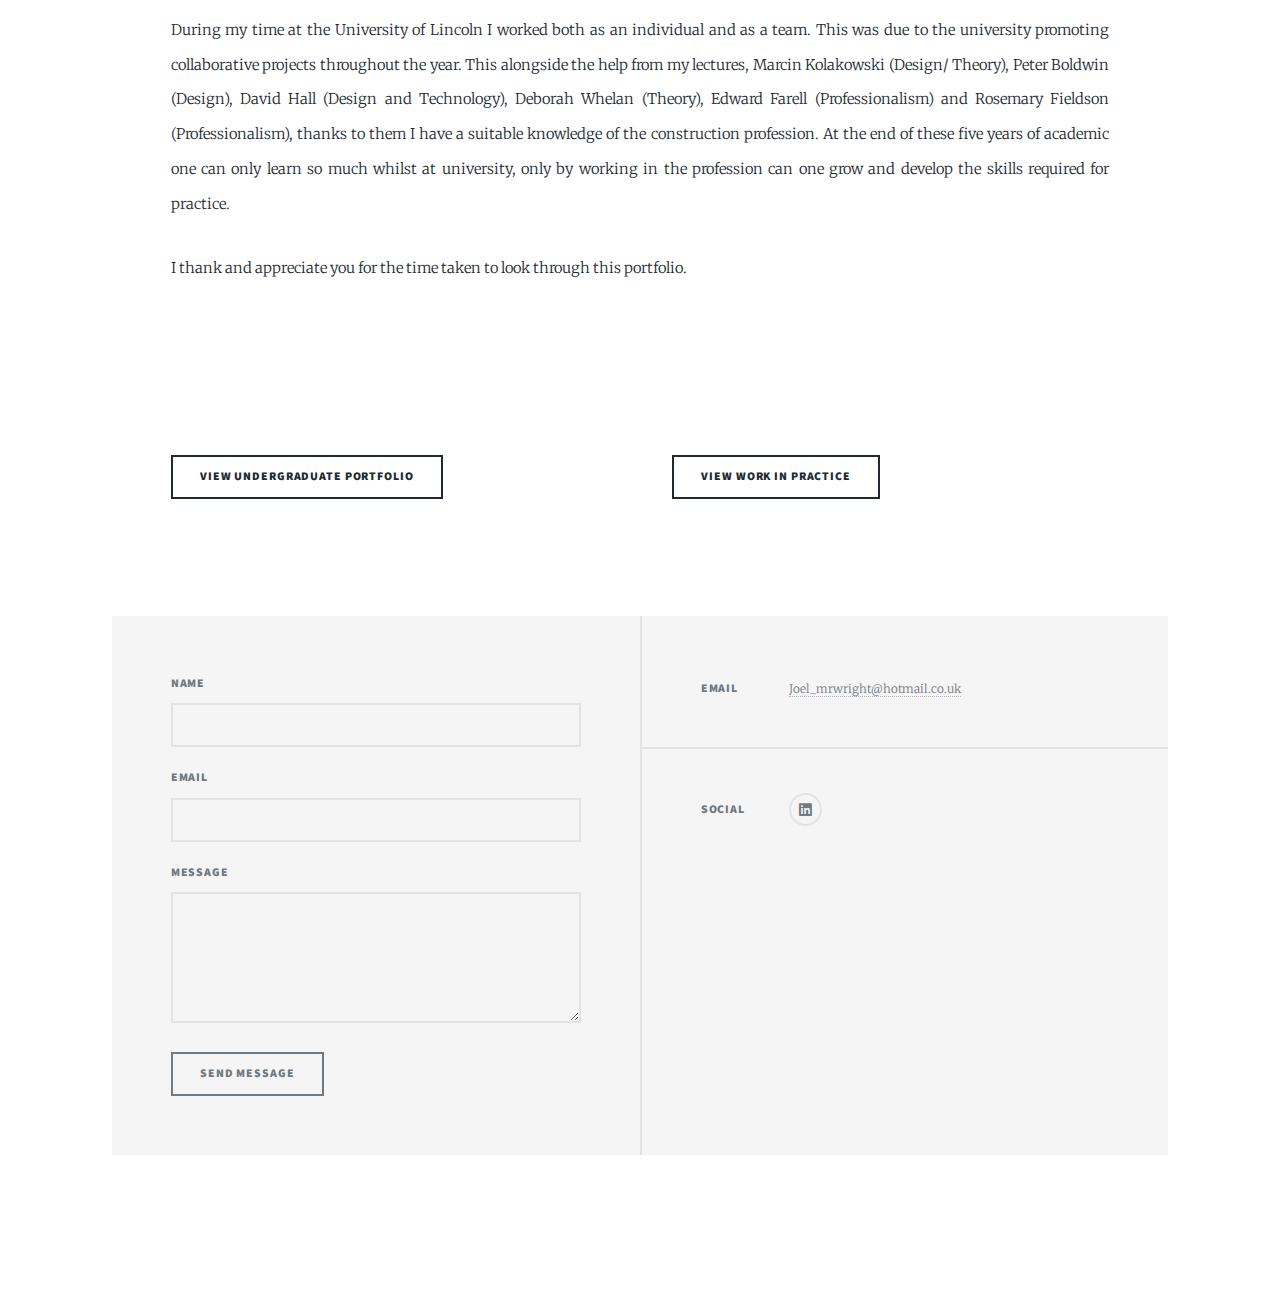
<file: Portfolio.Vol.2.html>
<!DOCTYPE HTML>

<html>
	<head>
		<title>Joel Wright - Portfolio - Vol.2</title>
		<meta charset="utf-8" />
		<meta name="viewport" content="width=device-width, initial-scale=1, user-scalable=no" />
		<link rel="stylesheet" href="assets/css/main.css" />
		<noscript><link rel="stylesheet" href="assets/css/noscript.css" /></noscript>
	</head>
	<body class="is-preload">

		<!-- Wrapper -->
			<div id="wrapper">

				<!-- Header -->
					<header id="header">
						<a href="index.html" class="logo">Joel wright</a>
					</header>

				<!-- Nav -->
				<nav id="nav">
					<ul class="links">
						<li class="active"><a href="index.html">Work</a></li>
						<li><a href="CV.html">CV</a></li>
						<li><a href="About.html">About</a></li>
					</ul>

					<ul class="icons">
						<li><a href="https://www.linkedin.com/in/joel-wright-659a4a131" class="linkedin"><span class="label">LinkedIn</span></a></li>
					</ul>
				</nav>

				<!-- Main -->
                <div id="main">

                    <!-- Featured Post -->
                        <article class="post featured">
                            <header class="major">
                                <h2><a href="#">Postgraduate<br />
                                Portfolio</a></h2>
                                <p>This portfolio showcases work created during my undergraduate at the University of Lincoln.</p>
                            </header>
                            <iframe style="width:1080px;height:600px" src="https://online.fliphtml5.com/aghdy/uwfk/"  seamless="seamless" scrolling="no" frameborder="0" allowtransparency="true" allowfullscreen="true" ></iframe>
                            <br>
                        <br>
                        <p>This portfolio showcases primarily academic work at University of Lincoln for my Postgraduate. Other work such as drawings and projects undertaken while and after my Post Graduate are located at the back of this document. </p>
						<p>I have a high regard for traditional architecture and the use of hand drawn details and plans. Though it must be said that the University of Lincoln’s School of Architecture focuses heavily on the contemporary. So much of my Post Graduate work is contemporary in its methodology and design.    </p>
						<p>In this portfolio the use of software such as AutoCAD, SketchUp, Photoshop and InDesign, Revit and Blender have been used. I also consider myself as a quick learner, most if not all the work done within this report has been self-taught.</p>
						<p>During my time at the University of Lincoln I worked both as an individual and as a team. This was due to the university promoting collaborative projects throughout the year. This alongside the help from my lectures, Marcin Kolakowski (Design/ Theory), Peter Boldwin (Design), David  Hall (Design and Technology), Deborah Whelan (Theory), Edward Farell (Professionalism) and Rosemary Fieldson (Professionalism), thanks to them I have a suitable knowledge of the construction profession. At the end of these five years of academic one can only learn so much whilst at university, only by working in the profession can one grow and develop the skills required for practice.  </p>
						<p>I thank and appreciate you for the time taken to look through this portfolio.</p>
                    </section>
                    <Br>
                        <Br>               
                            <Br>
                                <Br>
						<!-- Posts -->
                            <section class="posts">
                            <article>
                               </header>
                                <ul class="actions special">
                                    <li><a href="Portfolio.Vol.1.html" class="button">View Undergraduate Portfolio</a></li>
                                <ul class="actions special">
                                    <li><a href="Portfolio.Vol.3.html" class="button">View work in practice</a></li>
                                </ul>
                            </article>
                        </section>
                    </div>


				<!-- Footer -->
				<footer id="footer">
					<section>
						<form method="post" action="mailto:joel_mrwright@hotmail.co.uk">
							<div class="fields">
								<div class="field">
									<label for="name">Name</label>
									<input type="text" name="name" id="name" />
								</div>
								<div class="field">
									<label for="email">Email</label>
									<input type="text" name="email" id="email" />
								</div>
								<div class="field">
									<label for="message">Message</label>
									<textarea name="message" id="message" rows="3"></textarea>
								</div>
							</div>
							<ul class="actions">
								<li><input type="submit" value="Send Message" /></li>
							</ul>
						</form>
					</section>
					<section class="split contact">
						<section>
							<h3>Email</h3>
							<p><a href="mailto:joel_mrwright@hotmail.co.uk">Joel_mrwright@hotmail.co.uk</a></p>
						</section>
						<section>
							<h3>Social</h3>
							<ul class="icons alt">
								<li><a href="https://www.linkedin.com/in/joel-wright-659a4a131" class="icon brands alt fa-linkedin"><span class="label">linkedin</span></a></li>
							</ul>
						</section>
					</section>
				</footer>

			<!-- Copyright -->
				<div id="copyright">
					<ul><li>&copy; joel wright</li>
				</div>

		</div>

	<!-- Scripts -->
		<script src="assets/js/jquery.min.js"></script>
		<script src="assets/js/jquery.scrollex.min.js"></script>
		<script src="assets/js/jquery.scrolly.min.js"></script>
		<script src="assets/js/browser.min.js"></script>
		<script src="assets/js/breakpoints.min.js"></script>
		<script src="assets/js/util.js"></script>
		<script src="assets/js/main.js"></script>

</body>
</html>
</file>
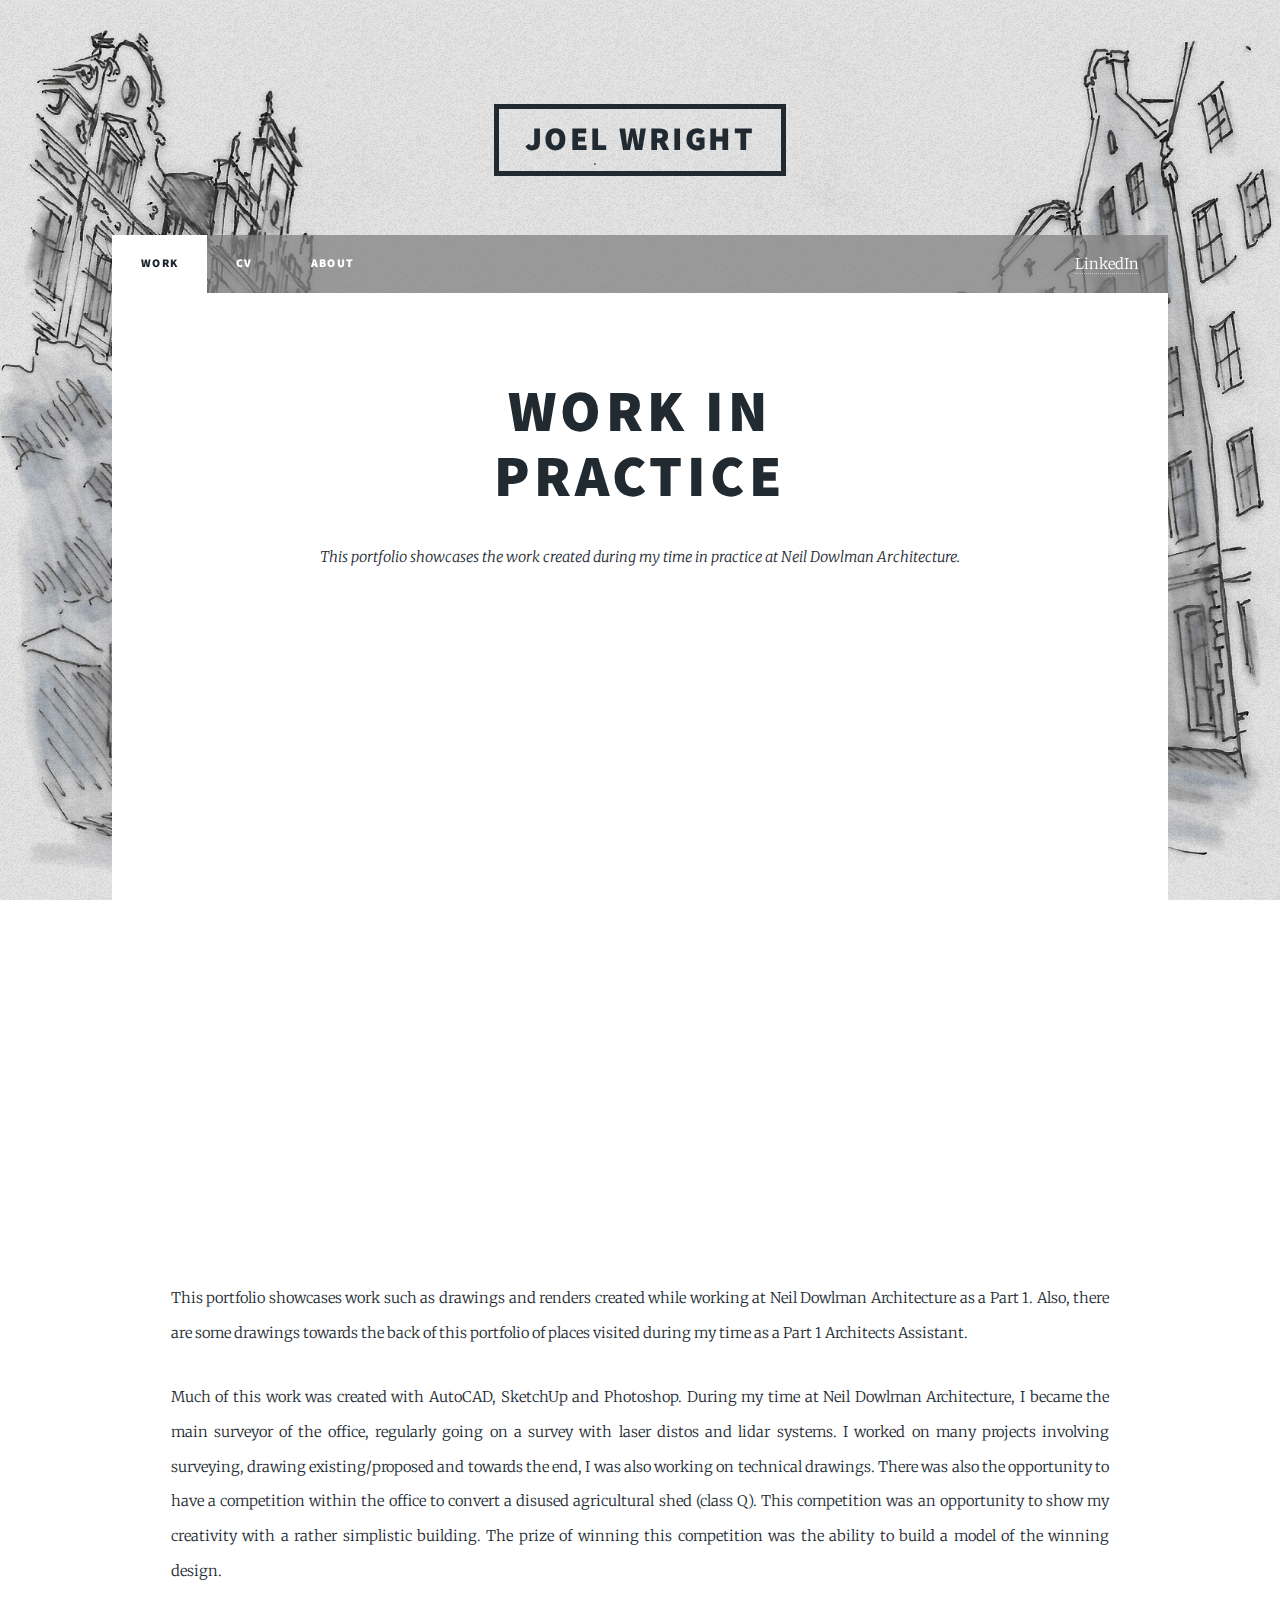
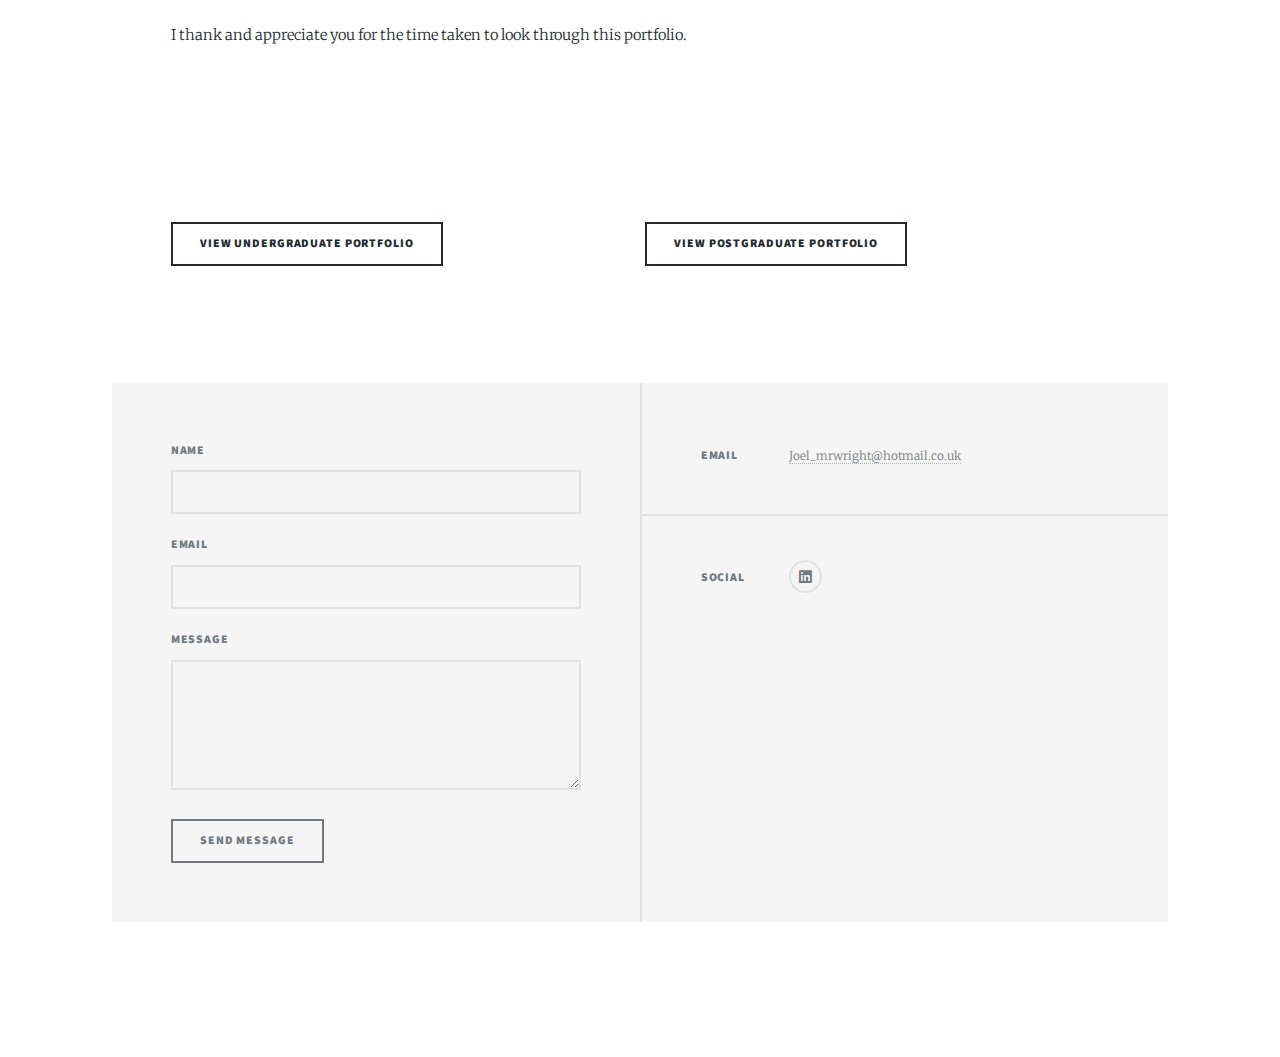
<file: Portfolio.Vol.3.html>
<!DOCTYPE HTML>

<html>
	<head>
		<title>Joel Wright - Portfolio - Vol.3</title>
		<meta charset="utf-8" />
		<meta name="viewport" content="width=device-width, initial-scale=1, user-scalable=no" />
		<link rel="stylesheet" href="assets/css/main.css" />
		<noscript><link rel="stylesheet" href="assets/css/noscript.css" /></noscript>
	</head>
	<body class="is-preload">

		<!-- Wrapper -->
			<div id="wrapper">

				<!-- Header -->
					<header id="header">
						<a href="index.html" class="logo">Joel wright</a>
					</header>

				<!-- Nav -->
				<nav id="nav">
					<ul class="links">
						<li class="active"><a href="index.html">Work</a></li>
						<li><a href="CV.html">CV</a></li>
						<li><a href="About.html">About</a></li>
					</ul>
					
				<ul class="icons">
						<li><a href="https://www.linkedin.com/in/joel-wright-659a4a131" class="linkedin"><span class="label">LinkedIn</span></a></li>
					</ul>
				</nav>

				<!-- Main -->
                <div id="main">

                    <!-- Featured Post -->
                        <article class="post featured">
                            <header class="major">
                                <h2><a href="index.html">Work in<br />
                                Practice</a></h2>
                                <p>This portfolio showcases the work created during my time in practice at Neil Dowlman Architecture.</p>
                            </header>
                            <iframe style="width:1080px;height:600px" src="https://online.fliphtml5.com/aghdy/swjw/"  seamless="seamless" scrolling="no" frameborder="0" allowtransparency="true" allowfullscreen="true" ></iframe>
                            <br>
                        <br>
                        <p>This portfolio showcases work such as drawings and renders created while working at Neil Dowlman Architecture as a Part 1. Also, there are some drawings towards the back of this portfolio of places visited during my time as a Part 1 Architects Assistant. </p>
						<p>Much of this work was created with AutoCAD, SketchUp and Photoshop. During my time at Neil Dowlman Architecture, I became the main surveyor of the office, regularly going on a survey with laser distos and lidar systems. I worked on many projects involving surveying, drawing existing/proposed and towards the end, I was also working on technical drawings. There was also the opportunity to have a competition within the office to convert a disused agricultural shed (class Q). This competition was an opportunity to show my creativity with a rather simplistic building. The prize of winning this competition was the ability to build a model of the winning design.</p>
						<p>I thank and appreciate you for the time taken to look through this portfolio.</p>
                    </section>
                    <Br>
                        <Br>               
                            <Br>
                                <Br>
						<!-- Posts -->
                            <section class="posts">
                            <article>
                               </header>
                                <ul class="actions special">
                                    <li><a href="Portfolio.Vol.1.html" class="button">View Undergraduate Portfolio</a></li>
                                <ul class="actions special">
                                    <li><a href="Portfolio.Vol.2.html" class="button">View PostGraduate Portfolio</a></li>
    
                                </ul>
                            </article>
                        </section>
                    </div>

				<!-- Footer -->
				<footer id="footer">
					<section>
						<form method="post" action="mailto:joel_mrwright@hotmail.co.uk">
							<div class="fields">
								<div class="field">
									<label for="name">Name</label>
									<input type="text" name="name" id="name" />
								</div>
								<div class="field">
									<label for="email">Email</label>
									<input type="text" name="email" id="email" />
								</div>
								<div class="field">
									<label for="message">Message</label>
									<textarea name="message" id="message" rows="3"></textarea>
								</div>
							</div>
							<ul class="actions">
								<li><input type="submit" value="Send Message" /></li>
							</ul>
						</form>
					</section>
					<section class="split contact">
						<section>
							<h3>Email</h3>
							<p><a href="mailto:joel_mrwright@hotmail.co.uk">Joel_mrwright@hotmail.co.uk</a></p>
						</section>
						<section>
							<h3>Social</h3>
							<ul class="icons alt">
								<li><a href="https://www.linkedin.com/in/joel-wright-659a4a131" class="icon brands alt fa-linkedin"><span class="label">linkedin</span></a></li>
							</ul>
						</section>
					</section>
				</footer>

			<!-- Copyright -->
				<div id="copyright">
					<ul><li>&copy; joel wright</li>
				</div>

		</div>

	<!-- Scripts -->
		<script src="assets/js/jquery.min.js"></script>
		<script src="assets/js/jquery.scrollex.min.js"></script>
		<script src="assets/js/jquery.scrolly.min.js"></script>
		<script src="assets/js/browser.min.js"></script>
		<script src="assets/js/breakpoints.min.js"></script>
		<script src="assets/js/util.js"></script>
		<script src="assets/js/main.js"></script>

</body>
</html>
</file>
<file: assets/css/main.css>
@import url(fontawesome-all.min.css);
@import url("https://fonts.googleapis.com/css?family=Merriweather:300,700,300italic,700italic|Source+Sans+Pro:900");

/*
	Massively by HTML5 UP
	html5up.net | @ajlkn
	Free for personal and commercial use under the CCA 3.0 license (html5up.net/license)
*/

html, body, div, span, applet, object,
iframe, h1, h2, h3, h4, h5, h6, p, blockquote,
pre, a, abbr, acronym, address, big, cite,
code, del, dfn, em, img, ins, kbd, q, s, samp,
small, strike, strong, sub, sup, tt, var, b,
u, i, center, dl, dt, dd, ol, ul, li, fieldset,
form, label, legend, table, caption, tbody,
tfoot, thead, tr, th, td, article, aside,
canvas, details, embed, figure, figcaption,
footer, header, hgroup, menu, nav, output, ruby,
section, summary, time, mark, audio, video {
	margin: 0;
	padding: 0;
	border: 0;
	font-size: 100%;
	font: inherit;
	vertical-align: baseline;}

article, aside, details, figcaption, figure,
footer, header, hgroup, menu, nav, section {
	display: block;}

body {
	line-height: 1;
}

ol, ul {
	list-style: none;
}

blockquote, q {
	quotes: none;
}

	blockquote:before, blockquote:after, q:before, q:after {
		content: '';
		content: none;
	}

table {
	border-collapse: collapse;
	border-spacing: 0;
}

body {
	-webkit-text-size-adjust: none;
}

mark {
	background-color: transparent;
	color: inherit;
}

input::-moz-focus-inner {
	border: 0;
	padding: 0;
}

input, select, textarea {
	-moz-appearance: none;
	-webkit-appearance: none;
	-ms-appearance: none;
	appearance: none;
}

/* Basic */

	@-ms-viewport {
		width: device-width;
	}

	body {
		-ms-overflow-style: scrollbar;
	}

	@media screen and (max-width: 480px) {

		html, body {
			min-width: 320px;
		}

	}

	html {
		box-sizing: border-box;
	}

	*, *:before, *:after {
		box-sizing: inherit;
	}

	body {
		background-color: #ffffff00;
	}

		body.is-preload *, body.is-preload *:before, body.is-preload *:after {
			-moz-animation: none !important;
			-webkit-animation: none !important;
			-ms-animation: none !important;
			animation: none !important;
			-moz-transition: none !important;
			-webkit-transition: none !important;
			-ms-transition: none !important;
			transition: none !important;
		}

/* Type */

	html {
		font-size: 16pt;
	}

		@media screen and (max-width: 1680px) {

			html {
				font-size: 12pt;
			}

		}

		@media screen and (max-width: 1280px) {

			html {
				font-size: 11pt;
			}

		}

		@media screen and (max-width: 360px) {

			html {
				font-size: 10pt;
			}

		}

	body {
		color: #212931;
	}

	body, input, select, textarea {
		font-family: "Merriweather", Georgia, serif;
		font-weight: 300;
		font-size: 1rem;
		line-height: 2.375;
	}

	a {
		-moz-transition: color 0.2s ease-in-out, background-color 0.2s ease-in-out, border-color 0.2s ease-in-out, box-shadow 0.2s ease-in-out;
		-webkit-transition: color 0.2s ease-in-out, background-color 0.2s ease-in-out, border-color 0.2s ease-in-out, box-shadow 0.2s ease-in-out;
		-ms-transition: color 0.2s ease-in-out, background-color 0.2s ease-in-out, border-color 0.2s ease-in-out, box-shadow 0.2s ease-in-out;
		transition: color 0.2s ease-in-out, background-color 0.2s ease-in-out, border-color 0.2s ease-in-out, box-shadow 0.2s ease-in-out;
		border-bottom: dotted 1px;
		text-decoration: none;
	}

		a:hover {
			border-bottom-color: transparent;
		}

	strong, b {
		font-weight: 600;
	}

	em, i {
		font-style: italic;
	}

	p {
		text-align: justify;
		margin: 0 0 2rem 0;
	}

	h1, h2, h3, h4, h5, h6 {
		font-family: "Source Sans Pro", Helvetica, sans-serif;
		font-weight: 900;
		line-height: 1.5;
		letter-spacing: 0.075em;
		text-transform: uppercase;
		margin: 0 0 1rem 0;
	}

		h1 a, h2 a, h3 a, h4 a, h5 a, h6 a {
			border-bottom: 0;
			color: inherit;
			text-decoration: none;
		}

	h1 {
		font-size: 4rem;
		line-height: 1.1;
		margin: 0 0 2rem 0;
	}

	h2 {
		font-size: 1.75rem;
		line-height: 1.3;
		margin: 0 0 1.5rem 0;
	}

	h3 {
		font-size: 1.25rem;
		margin: 0 0 1.5rem 0;
	}

	h4 {
		font-size: 1rem;
	}

	h5 {
		font-size: 0.9rem;
	}

	h6 {
		font-size: 0.8rem;
	}

	sub {
		font-size: 0.8rem;
		position: relative;
		top: 0.5rem;
	}

	sup {
		font-size: 0.8rem;
		position: relative;
		top: -0.5rem;
	}

	blockquote {
		border-left: solid 4px;
		font-style: italic;
		margin: 0 0 2rem 0;
		padding: 0.5rem 0 0.5rem 2rem;
	}

	code {
		border: solid 2px;
		font-family: "Courier New", monospace;
		font-size: 0.9rem;
		margin: 0 0.25rem;
		padding: 0.25rem 0.65rem;
	}

	pre {
		-webkit-overflow-scrolling: touch;
		font-family: "Courier New", monospace;
		font-size: 0.9rem;
		margin: 0 0 2rem 0;
	}

		pre code {
			display: block;
			line-height: 1.75;
			padding: 1rem 1.5rem;
			overflow-x: auto;
		}

	hr {
		border: 0;
		border-bottom: solid 2px;
		margin: 3rem 0;
	}

		hr.major {
			margin: 5rem 0;
		}

	.align-left {
		text-align: left;
	}

	.align-center {
		text-align: center;
	}

	.align-right {
		text-align: right;
	}

	input, select, textarea {
		color: #212931;
	}

	a {
		color: #212931;
		border-bottom-color: rgba(33, 41, 49, 0.5);
	}

		a:hover {
			border-bottom-color: transparent;
			color: #858585 !important;
		}

	strong, b {
		color: #212931;
	}

	h1, h2, h3, h4, h5, h6 {
		color: #212931;
	}

	blockquote {
		border-left-color: #eeeeee;
	}

	code {
		background: rgba(220, 220, 220, 0.25);
		border-color: #eeeeee;
	}

	hr {
		border-bottom-color: #eeeeee;
	}

/* Row */

	.row {
		display: flex;
		flex-wrap: wrap;
		box-sizing: border-box;
		align-items: stretch;
	}

		.row > * {
			box-sizing: border-box;
		}

		.row.gtr-uniform > * > :last-child {
			margin-bottom: 0;
		}

		.row.aln-left {
			justify-content: flex-start;
		}

		.row.aln-center {
			justify-content: center;
		}

		.row.aln-right {
			justify-content: flex-end;
		}

		.row.aln-top {
			align-items: flex-start;
		}

		.row.aln-middle {
			align-items: center;
		}

		.row.aln-bottom {
			align-items: flex-end;
		}

		.row > .imp {
			order: -1;
		}

		.row > .col-1 {
			width: 8.33333%;
		}

		.row > .off-1 {
			margin-left: 8.33333%;
		}

		.row > .col-2 {
			width: 16.66667%;
		}

		.row > .off-2 {
			margin-left: 16.66667%;
		}

		.row > .col-3 {
			width: 25%;
		}

		.row > .off-3 {
			margin-left: 25%;
		}

		.row > .col-4 {
			width: 33.33333%;
		}

		.row > .off-4 {
			margin-left: 33.33333%;
		}

		.row > .col-5 {
			width: 41.66667%;
		}

		.row > .off-5 {
			margin-left: 41.66667%;
		}

		.row > .col-6 {
			width: 50%;
		}

		.row > .off-6 {
			margin-left: 50%;
		}

		.row > .col-7 {
			width: 58.33333%;
		}

		.row > .off-7 {
			margin-left: 58.33333%;
		}

		.row > .col-8 {
			width: 66.66667%;
		}

		.row > .off-8 {
			margin-left: 66.66667%;
		}

		.row > .col-9 {
			width: 75%;
		}

		.row > .off-9 {
			margin-left: 75%;
		}

		.row > .col-10 {
			width: 83.33333%;
		}

		.row > .off-10 {
			margin-left: 83.33333%;
		}

		.row > .col-11 {
			width: 91.66667%;
		}

		.row > .off-11 {
			margin-left: 91.66667%;
		}

		.row > .col-12 {
			width: 100%;
		}

		.row > .off-12 {
			margin-left: 100%;
		}

		.row.gtr-0 {
			margin-top: 0;
			margin-left: 0rem;
		}

			.row.gtr-0 > * {
				padding: 0 0 0 0rem;
			}

			.row.gtr-0.gtr-uniform {
				margin-top: 0rem;
			}

				.row.gtr-0.gtr-uniform > * {
					padding-top: 0rem;
				}

		.row.gtr-25 {
			margin-top: 0;
			margin-left: -0.375rem;
		}

			.row.gtr-25 > * {
				padding: 0 0 0 0.375rem;
			}

			.row.gtr-25.gtr-uniform {
				margin-top: -0.375rem;
			}

				.row.gtr-25.gtr-uniform > * {
					padding-top: 0.375rem;
				}

		.row.gtr-50 {
			margin-top: 0;
			margin-left: -0.75rem;
		}

			.row.gtr-50 > * {
				padding: 0 0 0 0.75rem;
			}

			.row.gtr-50.gtr-uniform {
				margin-top: -0.75rem;
			}

				.row.gtr-50.gtr-uniform > * {
					padding-top: 0.75rem;
				}

		.row {
			margin-top: 0;
			margin-left: -1.5rem;
		}

			.row > * {
				padding: 0 0 0 1.5rem;
			}

			.row.gtr-uniform {
				margin-top: -1.5rem;
			}

				.row.gtr-uniform > * {
					padding-top: 1.5rem;
				}

		.row.gtr-150 {
			margin-top: 0;
			margin-left: -2.25rem;
		}

			.row.gtr-150 > * {
				padding: 0 0 0 2.25rem;
			}

			.row.gtr-150.gtr-uniform {
				margin-top: -2.25rem;
			}

				.row.gtr-150.gtr-uniform > * {
					padding-top: 2.25rem;
				}

		.row.gtr-200 {
			margin-top: 0;
			margin-left: -3rem;
		}

			.row.gtr-200 > * {
				padding: 0 0 0 3rem;
			}

			.row.gtr-200.gtr-uniform {
				margin-top: -3rem;
			}

				.row.gtr-200.gtr-uniform > * {
					padding-top: 3rem;
				}

		@media screen and (max-width: 1680px) {

			.row {
				display: flex;
				flex-wrap: wrap;
				box-sizing: border-box;
				align-items: stretch;
			}

				.row > * {
					box-sizing: border-box;
				}

				.row.gtr-uniform > * > :last-child {
					margin-bottom: 0;
				}

				.row.aln-left {
					justify-content: flex-start;
				}

				.row.aln-center {
					justify-content: center;
				}

				.row.aln-right {
					justify-content: flex-end;
				}

				.row.aln-top {
					align-items: flex-start;
				}

				.row.aln-middle {
					align-items: center;
				}

				.row.aln-bottom {
					align-items: flex-end;
				}

				.row > .imp-xlarge {
					order: -1;
				}

				.row > .col-1-xlarge {
					width: 8.33333%;
				}

				.row > .off-1-xlarge {
					margin-left: 8.33333%;
				}

				.row > .col-2-xlarge {
					width: 16.66667%;
				}

				.row > .off-2-xlarge {
					margin-left: 16.66667%;
				}

				.row > .col-3-xlarge {
					width: 25%;
				}

				.row > .off-3-xlarge {
					margin-left: 25%;
				}

				.row > .col-4-xlarge {
					width: 33.33333%;
				}

				.row > .off-4-xlarge {
					margin-left: 33.33333%;
				}

				.row > .col-5-xlarge {
					width: 41.66667%;
				}

				.row > .off-5-xlarge {
					margin-left: 41.66667%;
				}

				.row > .col-6-xlarge {
					width: 50%;
				}

				.row > .off-6-xlarge {
					margin-left: 50%;
				}

				.row > .col-7-xlarge {
					width: 58.33333%;
				}

				.row > .off-7-xlarge {
					margin-left: 58.33333%;
				}

				.row > .col-8-xlarge {
					width: 66.66667%;
				}

				.row > .off-8-xlarge {
					margin-left: 66.66667%;
				}

				.row > .col-9-xlarge {
					width: 75%;
				}

				.row > .off-9-xlarge {
					margin-left: 75%;
				}

				.row > .col-10-xlarge {
					width: 83.33333%;
				}

				.row > .off-10-xlarge {
					margin-left: 83.33333%;
				}

				.row > .col-11-xlarge {
					width: 91.66667%;
				}

				.row > .off-11-xlarge {
					margin-left: 91.66667%;
				}

				.row > .col-12-xlarge {
					width: 100%;
				}

				.row > .off-12-xlarge {
					margin-left: 100%;
				}

				.row.gtr-0 {
					margin-top: 0;
					margin-left: 0rem;
				}

					.row.gtr-0 > * {
						padding: 0 0 0 0rem;
					}

					.row.gtr-0.gtr-uniform {
						margin-top: 0rem;
					}

						.row.gtr-0.gtr-uniform > * {
							padding-top: 0rem;
						}

				.row.gtr-25 {
					margin-top: 0;
					margin-left: -0.375rem;
				}

					.row.gtr-25 > * {
						padding: 0 0 0 0.375rem;
					}

					.row.gtr-25.gtr-uniform {
						margin-top: -0.375rem;
					}

						.row.gtr-25.gtr-uniform > * {
							padding-top: 0.375rem;
						}

				.row.gtr-50 {
					margin-top: 0;
					margin-left: -0.75rem;
				}

					.row.gtr-50 > * {
						padding: 0 0 0 0.75rem;
					}

					.row.gtr-50.gtr-uniform {
						margin-top: -0.75rem;
					}

						.row.gtr-50.gtr-uniform > * {
							padding-top: 0.75rem;
						}

				.row {
					margin-top: 0;
					margin-left: -1.5rem;
				}

					.row > * {
						padding: 0 0 0 1.5rem;
					}

					.row.gtr-uniform {
						margin-top: -1.5rem;
					}

						.row.gtr-uniform > * {
							padding-top: 1.5rem;
						}

				.row.gtr-150 {
					margin-top: 0;
					margin-left: -2.25rem;
				}

					.row.gtr-150 > * {
						padding: 0 0 0 2.25rem;
					}

					.row.gtr-150.gtr-uniform {
						margin-top: -2.25rem;
					}

						.row.gtr-150.gtr-uniform > * {
							padding-top: 2.25rem;
						}

				.row.gtr-200 {
					margin-top: 0;
					margin-left: -3rem;
				}

					.row.gtr-200 > * {
						padding: 0 0 0 3rem;
					}

					.row.gtr-200.gtr-uniform {
						margin-top: -3rem;
					}

						.row.gtr-200.gtr-uniform > * {
							padding-top: 3rem;
						}

		}

		@media screen and (max-width: 1280px) {

			.row {
				display: flex;
				flex-wrap: wrap;
				box-sizing: border-box;
				align-items: stretch;
			}

				.row > * {
					box-sizing: border-box;
				}

				.row.gtr-uniform > * > :last-child {
					margin-bottom: 0;
				}

				.row.aln-left {
					justify-content: flex-start;
				}

				.row.aln-center {
					justify-content: center;
				}

				.row.aln-right {
					justify-content: flex-end;
				}

				.row.aln-top {
					align-items: flex-start;
				}

				.row.aln-middle {
					align-items: center;
				}

				.row.aln-bottom {
					align-items: flex-end;
				}

				.row > .imp-large {
					order: -1;
				}

				.row > .col-1-large {
					width: 8.33333%;
				}

				.row > .off-1-large {
					margin-left: 8.33333%;
				}

				.row > .col-2-large {
					width: 16.66667%;
				}

				.row > .off-2-large {
					margin-left: 16.66667%;
				}

				.row > .col-3-large {
					width: 25%;
				}

				.row > .off-3-large {
					margin-left: 25%;
				}

				.row > .col-4-large {
					width: 33.33333%;
				}

				.row > .off-4-large {
					margin-left: 33.33333%;
				}

				.row > .col-5-large {
					width: 41.66667%;
				}

				.row > .off-5-large {
					margin-left: 41.66667%;
				}

				.row > .col-6-large {
					width: 50%;
				}

				.row > .off-6-large {
					margin-left: 50%;
				}

				.row > .col-7-large {
					width: 58.33333%;
				}

				.row > .off-7-large {
					margin-left: 58.33333%;
				}

				.row > .col-8-large {
					width: 66.66667%;
				}

				.row > .off-8-large {
					margin-left: 66.66667%;
				}

				.row > .col-9-large {
					width: 75%;
				}

				.row > .off-9-large {
					margin-left: 75%;
				}

				.row > .col-10-large {
					width: 83.33333%;
				}

				.row > .off-10-large {
					margin-left: 83.33333%;
				}

				.row > .col-11-large {
					width: 91.66667%;
				}

				.row > .off-11-large {
					margin-left: 91.66667%;
				}

				.row > .col-12-large {
					width: 100%;
				}

				.row > .off-12-large {
					margin-left: 100%;
				}

				.row.gtr-0 {
					margin-top: 0;
					margin-left: 0rem;
				}

					.row.gtr-0 > * {
						padding: 0 0 0 0rem;
					}

					.row.gtr-0.gtr-uniform {
						margin-top: 0rem;
					}

						.row.gtr-0.gtr-uniform > * {
							padding-top: 0rem;
						}

				.row.gtr-25 {
					margin-top: 0;
					margin-left: -0.375rem;
				}

					.row.gtr-25 > * {
						padding: 0 0 0 0.375rem;
					}

					.row.gtr-25.gtr-uniform {
						margin-top: -0.375rem;
					}

						.row.gtr-25.gtr-uniform > * {
							padding-top: 0.375rem;
						}

				.row.gtr-50 {
					margin-top: 0;
					margin-left: -0.75rem;
				}

					.row.gtr-50 > * {
						padding: 0 0 0 0.75rem;
					}

					.row.gtr-50.gtr-uniform {
						margin-top: -0.75rem;
					}

						.row.gtr-50.gtr-uniform > * {
							padding-top: 0.75rem;
						}

				.row {
					margin-top: 0;
					margin-left: -1.5rem;
				}

					.row > * {
						padding: 0 0 0 1.5rem;
					}

					.row.gtr-uniform {
						margin-top: -1.5rem;
					}

						.row.gtr-uniform > * {
							padding-top: 1.5rem;
						}

				.row.gtr-150 {
					margin-top: 0;
					margin-left: -2.25rem;
				}

					.row.gtr-150 > * {
						padding: 0 0 0 2.25rem;
					}

					.row.gtr-150.gtr-uniform {
						margin-top: -2.25rem;
					}

						.row.gtr-150.gtr-uniform > * {
							padding-top: 2.25rem;
						}

				.row.gtr-200 {
					margin-top: 0;
					margin-left: -3rem;
				}

					.row.gtr-200 > * {
						padding: 0 0 0 3rem;
					}

					.row.gtr-200.gtr-uniform {
						margin-top: -3rem;
					}

						.row.gtr-200.gtr-uniform > * {
							padding-top: 3rem;
						}

		}

		@media screen and (max-width: 980px) {

			.row {
				display: flex;
				flex-wrap: wrap;
				box-sizing: border-box;
				align-items: stretch;
			}

				.row > * {
					box-sizing: border-box;
				}

				.row.gtr-uniform > * > :last-child {
					margin-bottom: 0;
				}

				.row.aln-left {
					justify-content: flex-start;
				}

				.row.aln-center {
					justify-content: center;
				}

				.row.aln-right {
					justify-content: flex-end;
				}

				.row.aln-top {
					align-items: flex-start;
				}

				.row.aln-middle {
					align-items: center;
				}

				.row.aln-bottom {
					align-items: flex-end;
				}

				.row > .imp-medium {
					order: -1;
				}

				.row > .col-1-medium {
					width: 8.33333%;
				}

				.row > .off-1-medium {
					margin-left: 8.33333%;
				}

				.row > .col-2-medium {
					width: 16.66667%;
				}

				.row > .off-2-medium {
					margin-left: 16.66667%;
				}

				.row > .col-3-medium {
					width: 25%;
				}

				.row > .off-3-medium {
					margin-left: 25%;
				}

				.row > .col-4-medium {
					width: 33.33333%;
				}

				.row > .off-4-medium {
					margin-left: 33.33333%;
				}

				.row > .col-5-medium {
					width: 41.66667%;
				}

				.row > .off-5-medium {
					margin-left: 41.66667%;
				}

				.row > .col-6-medium {
					width: 50%;
				}

				.row > .off-6-medium {
					margin-left: 50%;
				}

				.row > .col-7-medium {
					width: 58.33333%;
				}

				.row > .off-7-medium {
					margin-left: 58.33333%;
				}

				.row > .col-8-medium {
					width: 66.66667%;
				}

				.row > .off-8-medium {
					margin-left: 66.66667%;
				}

				.row > .col-9-medium {
					width: 75%;
				}

				.row > .off-9-medium {
					margin-left: 75%;
				}

				.row > .col-10-medium {
					width: 83.33333%;
				}

				.row > .off-10-medium {
					margin-left: 83.33333%;
				}

				.row > .col-11-medium {
					width: 91.66667%;
				}

				.row > .off-11-medium {
					margin-left: 91.66667%;
				}

				.row > .col-12-medium {
					width: 100%;
				}

				.row > .off-12-medium {
					margin-left: 100%;
				}

				.row.gtr-0 {
					margin-top: 0;
					margin-left: 0rem;
				}

					.row.gtr-0 > * {
						padding: 0 0 0 0rem;
					}

					.row.gtr-0.gtr-uniform {
						margin-top: 0rem;
					}

						.row.gtr-0.gtr-uniform > * {
							padding-top: 0rem;
						}

				.row.gtr-25 {
					margin-top: 0;
					margin-left: -0.375rem;
				}

					.row.gtr-25 > * {
						padding: 0 0 0 0.375rem;
					}

					.row.gtr-25.gtr-uniform {
						margin-top: -0.375rem;
					}

						.row.gtr-25.gtr-uniform > * {
							padding-top: 0.375rem;
						}

				.row.gtr-50 {
					margin-top: 0;
					margin-left: -0.75rem;
				}

					.row.gtr-50 > * {
						padding: 0 0 0 0.75rem;
					}

					.row.gtr-50.gtr-uniform {
						margin-top: -0.75rem;
					}

						.row.gtr-50.gtr-uniform > * {
							padding-top: 0.75rem;
						}

				.row {
					margin-top: 0;
					margin-left: -1.5rem;
				}

					.row > * {
						padding: 0 0 0 1.5rem;
					}

					.row.gtr-uniform {
						margin-top: -1.5rem;
					}

						.row.gtr-uniform > * {
							padding-top: 1.5rem;
						}

				.row.gtr-150 {
					margin-top: 0;
					margin-left: -2.25rem;
				}

					.row.gtr-150 > * {
						padding: 0 0 0 2.25rem;
					}

					.row.gtr-150.gtr-uniform {
						margin-top: -2.25rem;
					}

						.row.gtr-150.gtr-uniform > * {
							padding-top: 2.25rem;
						}

				.row.gtr-200 {
					margin-top: 0;
					margin-left: -3rem;
				}

					.row.gtr-200 > * {
						padding: 0 0 0 3rem;
					}

					.row.gtr-200.gtr-uniform {
						margin-top: -3rem;
					}

						.row.gtr-200.gtr-uniform > * {
							padding-top: 3rem;
						}

		}

		@media screen and (max-width: 736px) {

			.row {
				display: flex;
				flex-wrap: wrap;
				box-sizing: border-box;
				align-items: stretch;
			}

				.row > * {
					box-sizing: border-box;
				}

				.row.gtr-uniform > * > :last-child {
					margin-bottom: 0;
				}

				.row.aln-left {
					justify-content: flex-start;
				}

				.row.aln-center {
					justify-content: center;
				}

				.row.aln-right {
					justify-content: flex-end;
				}

				.row.aln-top {
					align-items: flex-start;
				}

				.row.aln-middle {
					align-items: center;
				}

				.row.aln-bottom {
					align-items: flex-end;
				}

				.row > .imp-small {
					order: -1;
				}

				.row > .col-1-small {
					width: 8.33333%;
				}

				.row > .off-1-small {
					margin-left: 8.33333%;
				}

				.row > .col-2-small {
					width: 16.66667%;
				}

				.row > .off-2-small {
					margin-left: 16.66667%;
				}

				.row > .col-3-small {
					width: 25%;
				}

				.row > .off-3-small {
					margin-left: 25%;
				}

				.row > .col-4-small {
					width: 33.33333%;
				}

				.row > .off-4-small {
					margin-left: 33.33333%;
				}

				.row > .col-5-small {
					width: 41.66667%;
				}

				.row > .off-5-small {
					margin-left: 41.66667%;
				}

				.row > .col-6-small {
					width: 50%;
				}

				.row > .off-6-small {
					margin-left: 50%;
				}

				.row > .col-7-small {
					width: 58.33333%;
				}

				.row > .off-7-small {
					margin-left: 58.33333%;
				}

				.row > .col-8-small {
					width: 66.66667%;
				}

				.row > .off-8-small {
					margin-left: 66.66667%;
				}

				.row > .col-9-small {
					width: 75%;
				}

				.row > .off-9-small {
					margin-left: 75%;
				}

				.row > .col-10-small {
					width: 83.33333%;
				}

				.row > .off-10-small {
					margin-left: 83.33333%;
				}

				.row > .col-11-small {
					width: 91.66667%;
				}

				.row > .off-11-small {
					margin-left: 91.66667%;
				}

				.row > .col-12-small {
					width: 100%;
				}

				.row > .off-12-small {
					margin-left: 100%;
				}

				.row.gtr-0 {
					margin-top: 0;
					margin-left: 0rem;
				}

					.row.gtr-0 > * {
						padding: 0 0 0 0rem;
					}

					.row.gtr-0.gtr-uniform {
						margin-top: 0rem;
					}

						.row.gtr-0.gtr-uniform > * {
							padding-top: 0rem;
						}

				.row.gtr-25 {
					margin-top: 0;
					margin-left: -0.375rem;
				}

					.row.gtr-25 > * {
						padding: 0 0 0 0.375rem;
					}

					.row.gtr-25.gtr-uniform {
						margin-top: -0.375rem;
					}

						.row.gtr-25.gtr-uniform > * {
							padding-top: 0.375rem;
						}

				.row.gtr-50 {
					margin-top: 0;
					margin-left: -0.75rem;
				}

					.row.gtr-50 > * {
						padding: 0 0 0 0.75rem;
					}

					.row.gtr-50.gtr-uniform {
						margin-top: -0.75rem;
					}

						.row.gtr-50.gtr-uniform > * {
							padding-top: 0.75rem;
						}

				.row {
					margin-top: 0;
					margin-left: -1.5rem;
				}

					.row > * {
						padding: 0 0 0 1.5rem;
					}

					.row.gtr-uniform {
						margin-top: -1.5rem;
					}

						.row.gtr-uniform > * {
							padding-top: 1.5rem;
						}

				.row.gtr-150 {
					margin-top: 0;
					margin-left: -2.25rem;
				}

					.row.gtr-150 > * {
						padding: 0 0 0 2.25rem;
					}

					.row.gtr-150.gtr-uniform {
						margin-top: -2.25rem;
					}

						.row.gtr-150.gtr-uniform > * {
							padding-top: 2.25rem;
						}

				.row.gtr-200 {
					margin-top: 0;
					margin-left: -3rem;
				}

					.row.gtr-200 > * {
						padding: 0 0 0 3rem;
					}

					.row.gtr-200.gtr-uniform {
						margin-top: -3rem;
					}

						.row.gtr-200.gtr-uniform > * {
							padding-top: 3rem;
						}

		}

		@media screen and (max-width: 480px) {

			.row {
				display: flex;
				flex-wrap: wrap;
				box-sizing: border-box;
				align-items: stretch;
			}

				.row > * {
					box-sizing: border-box;
				}

				.row.gtr-uniform > * > :last-child {
					margin-bottom: 0;
				}

				.row.aln-left {
					justify-content: flex-start;
				}

				.row.aln-center {
					justify-content: center;
				}

				.row.aln-right {
					justify-content: flex-end;
				}

				.row.aln-top {
					align-items: flex-start;
				}

				.row.aln-middle {
					align-items: center;
				}

				.row.aln-bottom {
					align-items: flex-end;
				}

				.row > .imp-xsmall {
					order: -1;
				}

				.row > .col-1-xsmall {
					width: 8.33333%;
				}

				.row > .off-1-xsmall {
					margin-left: 8.33333%;
				}

				.row > .col-2-xsmall {
					width: 16.66667%;
				}

				.row > .off-2-xsmall {
					margin-left: 16.66667%;
				}

				.row > .col-3-xsmall {
					width: 25%;
				}

				.row > .off-3-xsmall {
					margin-left: 25%;
				}

				.row > .col-4-xsmall {
					width: 33.33333%;
				}

				.row > .off-4-xsmall {
					margin-left: 33.33333%;
				}

				.row > .col-5-xsmall {
					width: 41.66667%;
				}

				.row > .off-5-xsmall {
					margin-left: 41.66667%;
				}

				.row > .col-6-xsmall {
					width: 50%;
				}

				.row > .off-6-xsmall {
					margin-left: 50%;
				}

				.row > .col-7-xsmall {
					width: 58.33333%;
				}

				.row > .off-7-xsmall {
					margin-left: 58.33333%;
				}

				.row > .col-8-xsmall {
					width: 66.66667%;
				}

				.row > .off-8-xsmall {
					margin-left: 66.66667%;
				}

				.row > .col-9-xsmall {
					width: 75%;
				}

				.row > .off-9-xsmall {
					margin-left: 75%;
				}

				.row > .col-10-xsmall {
					width: 83.33333%;
				}

				.row > .off-10-xsmall {
					margin-left: 83.33333%;
				}

				.row > .col-11-xsmall {
					width: 91.66667%;
				}

				.row > .off-11-xsmall {
					margin-left: 91.66667%;
				}

				.row > .col-12-xsmall {
					width: 100%;
				}

				.row > .off-12-xsmall {
					margin-left: 100%;
				}

				.row.gtr-0 {
					margin-top: 0;
					margin-left: 0rem;
				}

					.row.gtr-0 > * {
						padding: 0 0 0 0rem;
					}

					.row.gtr-0.gtr-uniform {
						margin-top: 0rem;
					}

						.row.gtr-0.gtr-uniform > * {
							padding-top: 0rem;
						}

				.row.gtr-25 {
					margin-top: 0;
					margin-left: -0.375rem;
				}

					.row.gtr-25 > * {
						padding: 0 0 0 0.375rem;
					}

					.row.gtr-25.gtr-uniform {
						margin-top: -0.375rem;
					}

						.row.gtr-25.gtr-uniform > * {
							padding-top: 0.375rem;
						}

				.row.gtr-50 {
					margin-top: 0;
					margin-left: -0.75rem;
				}

					.row.gtr-50 > * {
						padding: 0 0 0 0.75rem;
					}

					.row.gtr-50.gtr-uniform {
						margin-top: -0.75rem;
					}

						.row.gtr-50.gtr-uniform > * {
							padding-top: 0.75rem;
						}

				.row {
					margin-top: 0;
					margin-left: -1.5rem;
				}

					.row > * {
						padding: 0 0 0 1.5rem;
					}

					.row.gtr-uniform {
						margin-top: -1.5rem;
					}

						.row.gtr-uniform > * {
							padding-top: 1.5rem;
						}

				.row.gtr-150 {
					margin-top: 0;
					margin-left: -2.25rem;
				}

					.row.gtr-150 > * {
						padding: 0 0 0 2.25rem;
					}

					.row.gtr-150.gtr-uniform {
						margin-top: -2.25rem;
					}

						.row.gtr-150.gtr-uniform > * {
							padding-top: 2.25rem;
						}

				.row.gtr-200 {
					margin-top: 0;
					margin-left: -3rem;
				}

					.row.gtr-200 > * {
						padding: 0 0 0 3rem;
					}

					.row.gtr-200.gtr-uniform {
						margin-top: -3rem;
					}

						.row.gtr-200.gtr-uniform > * {
							padding-top: 3rem;
						}

		}

		@media screen and (max-width: 360px) {

			.row {
				display: flex;
				flex-wrap: wrap;
				box-sizing: border-box;
				align-items: stretch;
			}

				.row > * {
					box-sizing: border-box;
				}

				.row.gtr-uniform > * > :last-child {
					margin-bottom: 0;
				}

				.row.aln-left {
					justify-content: flex-start;
				}

				.row.aln-center {
					justify-content: center;
				}

				.row.aln-right {
					justify-content: flex-end;
				}

				.row.aln-top {
					align-items: flex-start;
				}

				.row.aln-middle {
					align-items: center;
				}

				.row.aln-bottom {
					align-items: flex-end;
				}

				.row > .imp-xxsmall {
					order: -1;
				}

				.row > .col-1-xxsmall {
					width: 8.33333%;
				}

				.row > .off-1-xxsmall {
					margin-left: 8.33333%;
				}

				.row > .col-2-xxsmall {
					width: 16.66667%;
				}

				.row > .off-2-xxsmall {
					margin-left: 16.66667%;
				}

				.row > .col-3-xxsmall {
					width: 25%;
				}

				.row > .off-3-xxsmall {
					margin-left: 25%;
				}

				.row > .col-4-xxsmall {
					width: 33.33333%;
				}

				.row > .off-4-xxsmall {
					margin-left: 33.33333%;
				}

				.row > .col-5-xxsmall {
					width: 41.66667%;
				}

				.row > .off-5-xxsmall {
					margin-left: 41.66667%;
				}

				.row > .col-6-xxsmall {
					width: 50%;
				}

				.row > .off-6-xxsmall {
					margin-left: 50%;
				}

				.row > .col-7-xxsmall {
					width: 58.33333%;
				}

				.row > .off-7-xxsmall {
					margin-left: 58.33333%;
				}

				.row > .col-8-xxsmall {
					width: 66.66667%;
				}

				.row > .off-8-xxsmall {
					margin-left: 66.66667%;
				}

				.row > .col-9-xxsmall {
					width: 75%;
				}

				.row > .off-9-xxsmall {
					margin-left: 75%;
				}

				.row > .col-10-xxsmall {
					width: 83.33333%;
				}

				.row > .off-10-xxsmall {
					margin-left: 83.33333%;
				}

				.row > .col-11-xxsmall {
					width: 91.66667%;
				}

				.row > .off-11-xxsmall {
					margin-left: 91.66667%;
				}

				.row > .col-12-xxsmall {
					width: 100%;
				}

				.row > .off-12-xxsmall {
					margin-left: 100%;
				}

				.row.gtr-0 {
					margin-top: 0;
					margin-left: 0rem;
				}

					.row.gtr-0 > * {
						padding: 0 0 0 0rem;
					}

					.row.gtr-0.gtr-uniform {
						margin-top: 0rem;
					}

						.row.gtr-0.gtr-uniform > * {
							padding-top: 0rem;
						}

				.row.gtr-25 {
					margin-top: 0;
					margin-left: -0.375rem;
				}

					.row.gtr-25 > * {
						padding: 0 0 0 0.375rem;
					}

					.row.gtr-25.gtr-uniform {
						margin-top: -0.375rem;
					}

						.row.gtr-25.gtr-uniform > * {
							padding-top: 0.375rem;
						}

				.row.gtr-50 {
					margin-top: 0;
					margin-left: -0.75rem;
				}

					.row.gtr-50 > * {
						padding: 0 0 0 0.75rem;
					}

					.row.gtr-50.gtr-uniform {
						margin-top: -0.75rem;
					}

						.row.gtr-50.gtr-uniform > * {
							padding-top: 0.75rem;
						}

				.row {
					margin-top: 0;
					margin-left: -1.5rem;
				}

					.row > * {
						padding: 0 0 0 1.5rem;
					}

					.row.gtr-uniform {
						margin-top: -1.5rem;
					}

						.row.gtr-uniform > * {
							padding-top: 1.5rem;
						}

				.row.gtr-150 {
					margin-top: 0;
					margin-left: -2.25rem;
				}

					.row.gtr-150 > * {
						padding: 0 0 0 2.25rem;
					}

					.row.gtr-150.gtr-uniform {
						margin-top: -2.25rem;
					}

						.row.gtr-150.gtr-uniform > * {
							padding-top: 2.25rem;
						}

				.row.gtr-200 {
					margin-top: 0;
					margin-left: -3rem;
				}

					.row.gtr-200 > * {
						padding: 0 0 0 3rem;
					}

					.row.gtr-200.gtr-uniform {
						margin-top: -3rem;
					}

						.row.gtr-200.gtr-uniform > * {
							padding-top: 3rem;
						}

		}

/* Box */

	.box {
		border: solid 2px;
		margin-bottom: 2rem;
		padding: 1.5rem;
	}

		.box > :last-child,
		.box > :last-child > :last-child,
		.box > :last-child > :last-child > :last-child {
			margin-bottom: 0;
		}

		.box.alt {
			border: 0;
			border-radius: 0;
			padding: 0;
		}

	.box {
		border-color: #eeeeee;
	}

/* Button */

	input[type="submit"],
	input[type="reset"],
	input[type="button"],
	button,
	.button {
		-moz-appearance: none;
		-webkit-appearance: none;
		-ms-appearance: none;
		appearance: none;
		-moz-transition: background-color 0.2s ease-in-out, box-shadow 0.2s ease-in-out, color 0.2s ease-in-out;
		-webkit-transition: background-color 0.2s ease-in-out, box-shadow 0.2s ease-in-out, color 0.2s ease-in-out;
		-ms-transition: background-color 0.2s ease-in-out, box-shadow 0.2s ease-in-out, color 0.2s ease-in-out;
		transition: background-color 0.2s ease-in-out, box-shadow 0.2s ease-in-out, color 0.2s ease-in-out;
		border: 0;
		border-radius: 0;
		cursor: pointer;
		display: inline-block;
		font-family: "Source Sans Pro", Helvetica, sans-serif;
		font-size: 0.8rem;
		font-weight: 900;
		letter-spacing: 0.075em;
		height: 3rem;
		line-height: 3rem;
		padding: 0 2rem;
		text-align: center;
		text-decoration: none;
		text-transform: uppercase;
		white-space: nowrap;
	}

		input[type="submit"].icon:before,
		input[type="reset"].icon:before,
		input[type="button"].icon:before,
		button.icon:before,
		.button.icon:before {
			margin-right: 0.5rem;
		}

		input[type="submit"].icon.solo,
		input[type="reset"].icon.solo,
		input[type="button"].icon.solo,
		button.icon.solo,
		.button.icon.solo {
			position: relative;
			width: 4rem;
			height: 4rem;
			line-height: 4rem;
			border-radius: 4rem;
			text-indent: 4rem;
			overflow: hidden;
			padding: 0;
			white-space: nowrap;
		}

			input[type="submit"].icon.solo:before,
			input[type="reset"].icon.solo:before,
			input[type="button"].icon.solo:before,
			button.icon.solo:before,
			.button.icon.solo:before {
				position: absolute;
				display: block;
				top: 0;
				left: 0;
				width: inherit;
				height: inherit;
				line-height: inherit;
				font-size: 1.25rem;
				margin-right: 0;
				text-align: center;
				text-indent: 0;
			}

		input[type="submit"].fit,
		input[type="reset"].fit,
		input[type="button"].fit,
		button.fit,
		.button.fit {
			width: 100%;
		}

		input[type="submit"].small,
		input[type="reset"].small,
		input[type="button"].small,
		button.small,
		.button.small {
			font-size: 0.7rem;
			height: 2.5rem;
			line-height: 2.5rem;
			padding: 0 1.5rem;
		}

		input[type="submit"].large,
		input[type="reset"].large,
		input[type="button"].large,
		button.large,
		.button.large {
			font-size: 0.9rem;
			height: 3.5rem;
			line-height: 3.5rem;
			padding: 0 2.75rem;
		}

		@media screen and (max-width: 980px) {

			input[type="submit"],
			input[type="reset"],
			input[type="button"],
			button,
			.button {
				font-size: 0.9rem;
				height: 3.25rem;
				line-height: 3.25rem;
			}

				input[type="submit"].large,
				input[type="reset"].large,
				input[type="button"].large,
				button.large,
				.button.large {
					font-size: 1rem;
					height: 3.75rem;
					line-height: 3.75rem;
				}

		}

		input[type="submit"].disabled, input[type="submit"]:disabled,
		input[type="reset"].disabled,
		input[type="reset"]:disabled,
		input[type="button"].disabled,
		input[type="button"]:disabled,
		button.disabled,
		button:disabled,
		.button.disabled,
		.button:disabled {
			pointer-events: none;
			opacity: 0.25;
		}

	input[type="submit"],
	input[type="reset"],
	input[type="button"],
	button,
	.button {
		background-color: transparent;
		box-shadow: inset 0 0 0 2px #212931;
		color: #212931 !important;
	}

		input[type="submit"]:hover,
		input[type="reset"]:hover,
		input[type="button"]:hover,
		button:hover,
		.button:hover {
			box-shadow: inset 0 0 0 2px #888888;
			color: #888888 !important;
		}

		input[type="submit"].primary,
		input[type="reset"].primary,
		input[type="button"].primary,
		button.primary,
		.button.primary {
			background-color: #212931;
			box-shadow: none;
			color: #ffffff !important;
		}

			input[type="submit"].primary:hover,
			input[type="reset"].primary:hover,
			input[type="button"].primary:hover,
			button.primary:hover,
			.button.primary:hover {
				background-color: #888888;
			}

/* Form */

	form {
		margin: 0 0 2rem 0;
	}

		form > :last-child {
			margin-bottom: 0;
		}

		form > .fields {
			display: -moz-flex;
			display: -webkit-flex;
			display: -ms-flex;
			display: flex;
			-moz-flex-wrap: wrap;
			-webkit-flex-wrap: wrap;
			-ms-flex-wrap: wrap;
			flex-wrap: wrap;
			width: calc(100% + 3rem);
			margin: -1.5rem 0 2rem -1.5rem;
		}

			form > .fields > .field {
				-moz-flex-grow: 0;
				-webkit-flex-grow: 0;
				-ms-flex-grow: 0;
				flex-grow: 0;
				-moz-flex-shrink: 0;
				-webkit-flex-shrink: 0;
				-ms-flex-shrink: 0;
				flex-shrink: 0;
				padding: 1.5rem 0 0 1.5rem;
				width: calc(100% - 1.5rem);
			}

				form > .fields > .field.half {
					width: calc(50% - 0.75rem);
				}

				form > .fields > .field.third {
					width: calc(100%/3 - 0.5rem);
				}

				form > .fields > .field.quarter {
					width: calc(25% - 0.375rem);
				}

		@media screen and (max-width: 480px) {

			form > .fields {
				width: calc(100% + 3rem);
				margin: -1.5rem 0 2rem -1.5rem;
			}

				form > .fields > .field {
					padding: 1.5rem 0 0 1.5rem;
					width: calc(100% - 1.5rem);
				}

					form > .fields > .field.half {
						width: calc(100% - 1.5rem);
					}

					form > .fields > .field.third {
						width: calc(100% - 1.5rem);
					}

					form > .fields > .field.quarter {
						width: calc(100% - 1.5rem);
					}

		}

	label {
		display: block;
		font-family: "Source Sans Pro", Helvetica, sans-serif;
		font-weight: 900;
		line-height: 1.5;
		letter-spacing: 0.075em;
		font-size: 0.8rem;
		text-transform: uppercase;
		margin: 0 0 0.75rem 0;
	}

		@media screen and (max-width: 980px) {

			label {
				font-size: 0.9rem;
			}

		}

	input[type="text"],
	input[type="password"],
	input[type="email"],
	select,
	textarea {
		-moz-appearance: none;
		-webkit-appearance: none;
		-ms-appearance: none;
		appearance: none;
		background: transparent;
		border-radius: 0;
		border: solid 2px;
		color: inherit;
		display: block;
		outline: 0;
		padding: 0 1rem;
		text-decoration: none;
		width: 100%;
	}

		input[type="text"]:invalid,
		input[type="password"]:invalid,
		input[type="email"]:invalid,
		select:invalid,
		textarea:invalid {
			box-shadow: none;
		}

	select {
		background-size: 1.25rem;
		background-repeat: no-repeat;
		background-position: calc(100% - 1rem) center;
		height: 3rem;
		padding-right: 3rem;
		text-overflow: ellipsis;
	}

		select:focus::-ms-value {
			background-color: transparent;
		}

		select::-ms-expand {
			display: none;
		}

	input[type="text"],
	input[type="password"],
	input[type="email"],
	select {
		height: 3rem;
	}

	textarea {
		padding: 0.75rem 1rem;
	}

	input[type="checkbox"],
	input[type="radio"] {
		-moz-appearance: none;
		-webkit-appearance: none;
		-ms-appearance: none;
		appearance: none;
		display: block;
		float: left;
		margin-right: -2rem;
		opacity: 0;
		width: 1rem;
		z-index: -1;
	}

		input[type="checkbox"] + label,
		input[type="radio"] + label {
			text-decoration: none;
			cursor: pointer;
			display: inline-block;
			font-size: 1rem;
			letter-spacing: 0;
			font-family: "Merriweather", Georgia, serif;
			text-transform: none;
			font-weight: 300;
			padding-left: 2.8rem;
			padding-right: 1rem;
			position: relative;
		}

			input[type="checkbox"] + label:before,
			input[type="radio"] + label:before {
				-moz-osx-font-smoothing: grayscale;
				-webkit-font-smoothing: antialiased;
				display: inline-block;
				font-style: normal;
				font-variant: normal;
				text-rendering: auto;
				line-height: 1;
				text-transform: none !important;
				font-family: 'Font Awesome 5 Free';
				font-weight: 900;
			}

			input[type="checkbox"] + label:before,
			input[type="radio"] + label:before {
				border-radius: 0;
				border: solid 2px;
				content: '';
				display: inline-block;
				font-size: 0.8rem;
				height: 1.8rem;
				left: 0;
				line-height: 1.65rem;
				position: absolute;
				text-align: center;
				top: -0.125rem;
				width: 1.8rem;
			}

		input[type="checkbox"]:checked + label:before,
		input[type="radio"]:checked + label:before {
			content: '\f00c';
		}

	input[type="checkbox"] + label:before {
		border-radius: 0;
	}

	input[type="radio"] + label:before {
		border-radius: 100%;
	}

	::-webkit-input-placeholder {
		opacity: 1.0;
	}

	:-moz-placeholder {
		opacity: 1.0;
	}

	::-moz-placeholder {
		opacity: 1.0;
	}

	:-ms-input-placeholder {
		opacity: 1.0;
	}

	label {
		color: #212931;
	}

	input[type="text"],
	input[type="password"],
	input[type="email"],
	select,
	textarea {
		border-color: #eeeeee;
	}

		input[type="text"]:focus,
		input[type="password"]:focus,
		input[type="email"]:focus,
		select:focus,
		textarea:focus {
			border-color: #888888;
		}

	select {
		background-image: url("data:image/svg+xml;charset=utf8,%3Csvg xmlns='http://www.w3.org/2000/svg' width='40' height='40' preserveAspectRatio='none' viewBox='0 0 40 40'%3E%3Cpath d='M9.4,12.3l10.4,10.4l10.4-10.4c0.2-0.2,0.5-0.4,0.9-0.4c0.3,0,0.6,0.1,0.9,0.4l3.3,3.3c0.2,0.2,0.4,0.5,0.4,0.9 c0,0.4-0.1,0.6-0.4,0.9L20.7,31.9c-0.2,0.2-0.5,0.4-0.9,0.4c-0.3,0-0.6-0.1-0.9-0.4L4.3,17.3c-0.2-0.2-0.4-0.5-0.4-0.9 c0-0.4,0.1-0.6,0.4-0.9l3.3-3.3c0.2-0.2,0.5-0.4,0.9-0.4S9.1,12.1,9.4,12.3z' fill='%23eeeeee' /%3E%3C/svg%3E");
	}

		select option {
			background-color: #ffffff;
			color: #212931;
		}

	.select-wrapper:before {
		color: #eeeeee;
	}

	input[type="checkbox"] + label,
	input[type="radio"] + label {
		color: #212931;
	}

		input[type="checkbox"] + label:before,
		input[type="radio"] + label:before {
			border-color: #eeeeee;
		}

	input[type="checkbox"]:checked + label:before,
	input[type="radio"]:checked + label:before {
		background-color: #212931;
		border-color: #212931;
		color: #ffffff;
	}

	input[type="checkbox"]:focus + label:before,
	input[type="radio"]:focus + label:before {
		border-color: #888888;
	}

	::-webkit-input-placeholder {
		color: #909498 !important;
	}

	:-moz-placeholder {
		color: #909498 !important;
	}

	::-moz-placeholder {
		color: #909498 !important;
	}

	:-ms-input-placeholder {
		color: #909498 !important;
	}

	.formerize-placeholder {
		color: #909498 !important;
	}

/* Icon */

	.icon {
		text-decoration: none;
		border-bottom: none;
		position: relative;
	}

		.icon:before {
			-moz-osx-font-smoothing: grayscale;
			-webkit-font-smoothing: antialiased;
			display: inline-block;
			font-style: normal;
			font-variant: normal;
			text-rendering: auto;
			line-height: 1;
			text-transform: none !important;
			font-family: 'Font Awesome 5 Free';
			font-weight: 400;
		}

		.icon > .label {
			display: none;
		}

		.icon:before {
			line-height: inherit;
		}

		.icon.solid:before {
			font-weight: 900;
		}

		.icon.brands:before {
			font-family: 'Font Awesome 5 Brands';
		}

/* Image */

	.image {
		border: 0;
		display: inline-block;
		position: relative;
	}

		.image img {
			display: block;
		}

		.image.left, .image.right {
			max-width: 40%;
		}

			.image.left img, .image.right img {
				width: 100%;
			}

		.image.left {
			float: left;
			margin: 0 2rem 2rem 0;
			top: 0.75rem;
		}

		.image.right {
			float: right;
			margin: 0 0 2rem 2rem;
			top: 0.75rem;
		}

		.image.fit {
			display: block;
			margin: 2.5rem 0;
			width: 100%;
		}

			.image.fit:first-child {
				margin-top: 0;
			}

			.image.fit img {
				width: 100%;
			}

		.image.main {
			display: block;
			margin: 4rem 0;
			width: 100%;
		}

			.image.main:first-child {
				margin-top: 0;
			}

			.image.main img {
				width: 100%;
			}

		@media screen and (max-width: 736px) {

			.image.fit {
				margin: 2rem 0;
			}

			.image.main {
				margin: 2rem 0;
			}

		}

	a.image {
		overflow: hidden;
	}

		a.image img {
			-moz-transition: -moz-transform 0.2s ease-out;
			-webkit-transition: -webkit-transform 0.2s ease-out;
			-ms-transition: -ms-transform 0.2s ease-out;
			transition: transform 0.2s ease-out;
		}

		a.image:hover img {
			-moz-transform: scale(1.05);
			-webkit-transform: scale(1.05);
			-ms-transform: scale(1.05);
			transform: scale(1.05);
		}

/* Actions */

	ul.actions {
		display: -moz-flex;
		display: -webkit-flex;
		display: -ms-flex;
		display: flex;
		cursor: default;
		list-style: none;
		margin-left: -1rem;
		padding-left: 0;
	}

		ul.actions li {
			padding: 0 0 0 1rem;
			vertical-align: middle;
		}

		ul.actions.special {
			-moz-justify-content: center;
			-webkit-justify-content: center;
			-ms-justify-content: center;
			justify-content: center;
			width: 100%;
			margin-left: 0;
		}

			ul.actions.special li:first-child {
				padding-left: 0;
			}

		ul.actions.stacked {
			-moz-flex-direction: column;
			-webkit-flex-direction: column;
			-ms-flex-direction: column;
			flex-direction: column;
			margin-left: 0;
		}

			ul.actions.stacked li {
				padding: 1.3rem 0 0 0;
			}

				ul.actions.stacked li:first-child {
					padding-top: 0;
				}

		ul.actions.fit {
			width: calc(100% + 1rem);
		}

			ul.actions.fit li {
				-moz-flex-grow: 1;
				-webkit-flex-grow: 1;
				-ms-flex-grow: 1;
				flex-grow: 1;
				-moz-flex-shrink: 1;
				-webkit-flex-shrink: 1;
				-ms-flex-shrink: 1;
				flex-shrink: 1;
				width: 100%;
			}

				ul.actions.fit li > * {
					width: 100%;
				}

			ul.actions.fit.stacked {
				width: 100%;
			}

		@media screen and (max-width: 480px) {

			ul.actions:not(.fixed) {
				-moz-flex-direction: column;
				-webkit-flex-direction: column;
				-ms-flex-direction: column;
				flex-direction: column;
				margin-left: 0;
				width: 100% !important;
			}

				ul.actions:not(.fixed) li {
					-moz-flex-grow: 1;
					-webkit-flex-grow: 1;
					-ms-flex-grow: 1;
					flex-grow: 1;
					-moz-flex-shrink: 1;
					-webkit-flex-shrink: 1;
					-ms-flex-shrink: 1;
					flex-shrink: 1;
					padding: 1rem 0 0 0;
					text-align: center;
					width: 100%;
				}

					ul.actions:not(.fixed) li > * {
						width: 100%;
					}

					ul.actions:not(.fixed) li:first-child {
						padding-top: 0;
					}

					ul.actions:not(.fixed) li input[type="submit"],
					ul.actions:not(.fixed) li input[type="reset"],
					ul.actions:not(.fixed) li input[type="button"],
					ul.actions:not(.fixed) li button,
					ul.actions:not(.fixed) li .button {
						width: 100%;
					}

						ul.actions:not(.fixed) li input[type="submit"].icon:before,
						ul.actions:not(.fixed) li input[type="reset"].icon:before,
						ul.actions:not(.fixed) li input[type="button"].icon:before,
						ul.actions:not(.fixed) li button.icon:before,
						ul.actions:not(.fixed) li .button.icon:before {
							margin-left: -0.5rem;
						}

		}

/* Icons */

	ul.icons {
		cursor: default;
		list-style: none;
		padding-left: 0;
	}

		ul.icons li {
			display: inline-block;
			padding: 0 0.5rem 0 0;
			vertical-align: middle;
		}

			ul.icons li:last-child {
				padding-right: 0;
			}

			ul.icons li .icon:before {
				width: 2.25rem;
				height: 2.25rem;
				line-height: 2.25rem;
				display: inline-block;
				text-align: center;
				border-radius: 100%;
				font-size: 1.25rem;
			}

		ul.icons.alt li .icon:before {
			-moz-transition: color 0.2s ease-in-out, background-color 0.2s ease-in-out, border-color 0.2s ease-in-out, box-shadow 0.2s ease-in-out;
			-webkit-transition: color 0.2s ease-in-out, background-color 0.2s ease-in-out, border-color 0.2s ease-in-out, box-shadow 0.2s ease-in-out;
			-ms-transition: color 0.2s ease-in-out, background-color 0.2s ease-in-out, border-color 0.2s ease-in-out, box-shadow 0.2s ease-in-out;
			transition: color 0.2s ease-in-out, background-color 0.2s ease-in-out, border-color 0.2s ease-in-out, box-shadow 0.2s ease-in-out;
			font-size: 1rem;
		}

/* List */

	ol {
		list-style: decimal;
		margin: 0 0 2rem 0;
		padding-left: 1.25rem;
	}

		ol li {
			padding-left: 0.25rem;
		}

	ul {
		list-style: disc;
		margin: 0 0 2rem 0;
		padding-left: 1rem;
	}

		ul li {
			padding-left: 0.5rem;
		}

		ul.divided {
			list-style: none;
			padding-left: 0;
		}

			ul.divided li {
				border-top: solid 1px;
				padding: 0.5rem 0;
			}

				ul.divided li:first-child {
					border-top: 0;
					padding-top: 0;
				}

	dl {
		margin: 0 0 2rem 0;
	}

		dl dt {
			display: block;
			font-weight: 600;
			margin: 0 0 1rem 0;
		}

		dl dd {
			margin-left: 2rem;
		}

	ul.divided li {
		border-top-color: #eeeeee;
	}

	ul.icons li a.icon:hover:before {
		color: #888888;
	}

	ul.icons.alt li .icon:before {
		box-shadow: inset 0 0 0 2px #eeeeee;
	}

	ul.icons.alt li a.icon:hover:before {
		box-shadow: inset 0 0 0 2px #888888;
	}

/* Section/Article */

	section.special, article.special {
		text-align: center;
	}

	header {
		cursor: default;
	}

		header > .date {
			display: block;
			font-size: 0.8rem;
			height: 1;
			margin: 0 0 1rem 0;
			position: relative;
		}

		header > p {
			font-style: italic;
		}

		header > h1 + p {
			font-size: 1.1rem;
			margin-top: -0.5rem;
			line-height: 2;
		}

		header > h2 + p {
			font-size: 1rem;
			margin-top: -0.75rem;
		}

		header > h3 + p {
			font-size: 0.9rem;
			margin-top: -0.75rem;
		}

		header > h4 + p {
			font-size: 0.8rem;
			margin-top: -0.75rem;
		}

		header.major {
			margin: 0 0 4rem 0;
			text-align: center;
		}

			header.major > :last-child {
				margin-bottom: 0;
			}

			header.major > p {
				margin-top: 0;
				text-align: center;
			}

			header.major > .date {
				font-size: 1rem;
				margin: 0 0 4rem 0;
			}

				header.major > .date:before, header.major > .date:after {
					content: '';
					display: block;
					position: absolute;
					top: 50%;
					width: calc(50% - 6rem);
					border-top: solid 2px;
				}

				header.major > .date:before {
					left: 0;
				}

				header.major > .date:after {
					right: 0;
				}

		@media screen and (max-width: 980px) {

			header br {
				display: none;
			}

		}

		@media screen and (max-width: 736px) {

			header.major {
				margin: 0 0 2rem 0;
			}

		}

	header.major .date:before, header.major .date:after {
		border-top-color: #eeeeee;
	}

/* Table */

	.table-wrapper {
		-webkit-overflow-scrolling: touch;
		overflow-x: auto;
	}

	table {
		margin: 0 0 2rem 0;
		width: 100%;
	}

		table tbody tr {
			border: solid 1px;
			border-left: 0;
			border-right: 0;
		}

		table td {
			padding: 0.75rem 0.75rem;
		}

		table th {
			font-family: "Source Sans Pro", Helvetica, sans-serif;
			font-size: 0.8rem;
			font-weight: 900;
			letter-spacing: 0.075em;
			line-height: 1.5;
			padding: 0 0.75rem 0.75rem 0.75rem;
			text-align: left;
			text-transform: uppercase;
		}

			@media screen and (max-width: 980px) {

				table th {
					font-size: 0.9rem;
				}

			}

		table thead {
			border-bottom: solid 2px;
		}

		table tfoot {
			border-top: solid 2px;
		}

		table.alt {
			border-collapse: separate;
		}

			table.alt tbody tr td {
				border: solid 1px;
				border-left-width: 0;
				border-top-width: 0;
			}

				table.alt tbody tr td:first-child {
					border-left-width: 1px;
				}

			table.alt tbody tr:first-child td {
				border-top-width: 1px;
			}

			table.alt thead {
				border-bottom: 0;
			}

			table.alt tfoot {
				border-top: 0;
			}

	table tbody tr {
		border-color: #eeeeee;
	}

		table tbody tr:nth-child(2n + 1) {
			background-color: rgba(220, 220, 220, 0.25);
		}

	table th {
		color: #212931;
	}

	table thead {
		border-bottom-color: #eeeeee;
	}

	table tfoot {
		border-top-color: #eeeeee;
	}

	table.alt tbody tr td {
		border-color: #eeeeee;
	}

/* Pagination */

	.pagination {
		display: -moz-inline-flex;
		display: -webkit-inline-flex;
		display: -ms-inline-flex;
		display: inline-flex;
		-moz-user-select: none;
		-webkit-user-select: none;
		-ms-user-select: none;
		user-select: none;
		cursor: default;
		list-style: none;
		margin: 0 0 2rem 2px;
		padding: 0;
	}

		.pagination a, .pagination span {
			-moz-transition: background-color 0.2s ease-in-out, border-color 0.2s ease-in-out, box-shadow 0.2s ease-in-out, color 0.2s ease-in-out;
			-webkit-transition: background-color 0.2s ease-in-out, border-color 0.2s ease-in-out, box-shadow 0.2s ease-in-out, color 0.2s ease-in-out;
			-ms-transition: background-color 0.2s ease-in-out, border-color 0.2s ease-in-out, box-shadow 0.2s ease-in-out, color 0.2s ease-in-out;
			transition: background-color 0.2s ease-in-out, border-color 0.2s ease-in-out, box-shadow 0.2s ease-in-out, color 0.2s ease-in-out;
			border: solid 2px;
			display: inline-block;
			font-family: "Source Sans Pro", Helvetica, sans-serif;
			font-size: 0.8rem;
			font-weight: 900;
			height: 3rem;
			letter-spacing: 0.075em;
			line-height: calc(3rem - 4px);
			margin-left: -2px;
			min-width: 3rem;
			position: relative;
			text-align: center;
			text-decoration: none;
			text-transform: uppercase;
		}

		.pagination .next, .pagination .previous {
			text-decoration: none;
			padding: 0 1.75rem;
		}

			.pagination .next:before, .pagination .previous:before {
				-moz-osx-font-smoothing: grayscale;
				-webkit-font-smoothing: antialiased;
				display: inline-block;
				font-style: normal;
				font-variant: normal;
				text-rendering: auto;
				line-height: 1;
				text-transform: none !important;
				font-family: 'Font Awesome 5 Free';
				font-weight: 900;
			}

			.pagination .next:before, .pagination .previous:before {
				display: inline-block;
				color: inherit !important;
				line-height: inherit;
			}

		.pagination .previous:before {
			content: '\f104';
			margin-right: 0.9375em;
		}

		.pagination .next:before {
			content: '\f105';
			float: right;
			margin-left: 0.9375em;
		}

		@media screen and (max-width: 980px) {

			.pagination a, .pagination span {
				font-size: 0.9rem;
			}

		}

		@media screen and (max-width: 480px) {

			.pagination .page, .pagination .extra {
				display: none;
			}

		}

	.pagination a, .pagination span {
		border-color: #eeeeee;
	}

	.pagination a {
		color: #212931 !important;
	}

		.pagination a:hover {
			color: #888888 !important;
			border-color: #888888;
			z-index: 1;
		}

			.pagination a:hover + a,
			.pagination a:hover + span {
				border-left-color: #888888;
			}

		.pagination a.active {
			background-color: #eeeeee;
		}

	.pagination span {
		color: #eeeeee;
	}

/* Wrapper */

	#wrapper {
		-moz-transition: opacity 0.5s ease;
		-webkit-transition: opacity 0.5s ease;
		-ms-transition: opacity 0.5s ease;
		transition: opacity 0.5s ease;
		position: relative;
		z-index: 1;
		overflow: hidden;
	}

		#wrapper > .bg {
			position: absolute;
			top: 0;
			left: 0;
			width: 100%;
			height: 100%;
			background-color: #212931;
			background-image: url("../../images/overlay.png"), linear-gradient(0deg, rgba(0, 0, 0, 0.1), rgba(0, 0, 0, 0.1)), url("../../images/bg.jpg");
			background-size: auto,								auto,														100% auto;
			background-position: center,								center,														top center;
			background-repeat: repeat,								no-repeat,													no-repeat;
			background-attachment: scroll,								scroll,														scroll;
			z-index: -1;
		}

			#wrapper > .bg.fixed {
				position: fixed;
				width: 100vw;
				height: 100vh;
			}

		#wrapper.fade-in:before {
			pointer-events: none;
			-moz-transition: opacity 1s ease-in-out;
			-webkit-transition: opacity 1s ease-in-out;
			-ms-transition: opacity 1s ease-in-out;
			transition: opacity 1s ease-in-out;
			-moz-transition-delay: 0.75s;
			-webkit-transition-delay: 0.75s;
			-ms-transition-delay: 0.75s;
			transition-delay: 0.75s;
			background: #1e252d;
			content: '';
			display: block;
			height: 100%;
			left: 0;
			opacity: 0;
			position: fixed;
			top: 0;
			width: 100%;
		}

		body.is-preload #wrapper.fade-in:before {
			opacity: 1;
		}

		@media screen and (orientation: portrait) {

			#wrapper > .bg {
				background-size: auto,								auto,														auto 175%;
			}

		}

/* Intro */

	#intro {
		color: #ffffff;
		padding: 8rem 4rem 6rem 4rem ;
		-moz-align-items: center;
		-webkit-align-items: center;
		-ms-align-items: center;
		align-items: center;
		display: -moz-flex;
		display: -webkit-flex;
		display: -ms-flex;
		display: flex;
		-moz-flex-direction: column;
		-webkit-flex-direction: column;
		-ms-flex-direction: column;
		flex-direction: column;
		-moz-justify-content: -moz-flex-end;
		-webkit-justify-content: -webkit-flex-end;
		-ms-justify-content: -ms-flex-end;
		justify-content: flex-end;
		-moz-transition: opacity 1s ease, -moz-transform 1s ease;
		-webkit-transition: opacity 1s ease, -webkit-transform 1s ease;
		-ms-transition: opacity 1s ease, -ms-transform 1s ease;
		transition: opacity 1s ease, transform 1s ease;
		position: relative;
		cursor: default;
		text-align: center;
		z-index: 1;
		min-height: 100vh;
	}

		#intro input, #intro select, #intro textarea {
			color: #ffffff;
		}

		#intro a {
			color: #ffffff;
			border-bottom-color: rgba(255, 255, 255, 0.5);
		}

			#intro a:hover {
				border-bottom-color: transparent;
				color: #888888 !important;
			}

		#intro strong, #intro b {
			color: #ffffff;
		}

		#intro h1, #intro h2, #intro h3, #intro h4, #intro h5, #intro h6 {
			color: #ffffff;
		}

		#intro blockquote {
			border-left-color: #ffffff;
		}

		#intro code {
			background: rgba(255, 255, 255, 0.075);
			border-color: #ffffff;
		}

		#intro hr {
			border-bottom-color: #ffffff;
		}

		#intro input[type="submit"],
		#intro input[type="reset"],
		#intro input[type="button"],
		#intro button,
		#intro .button {
			background-color: transparent;
			box-shadow: inset 0 0 0 2px #ffffff;
			color: #ffffff !important;
		}

			#intro input[type="submit"]:hover,
			#intro input[type="reset"]:hover,
			#intro input[type="button"]:hover,
			#intro button:hover,
			#intro .button:hover {
				box-shadow: inset 0 0 0 2px #888888;
				color: #888888 !important;
			}

			#intro input[type="submit"].primary,
			#intro input[type="reset"].primary,
			#intro input[type="button"].primary,
			#intro button.primary,
			#intro .button.primary {
				background-color: #ffffff;
				box-shadow: none;
				color: #1e252d !important;
			}

				#intro input[type="submit"].primary:hover,
				#intro input[type="reset"].primary:hover,
				#intro input[type="button"].primary:hover,
				#intro button.primary:hover,
				#intro .button.primary:hover {
					background-color: #888888;
				}

		#intro h1 {
			font-size: 5rem;
			line-height: 1;
		}

		#intro p {
			font-size: 1.25rem;
			font-style: italic;
			margin-top: -0.25rem;
			text-align: center;
		}

		#intro + #header {
			margin-top: -20rem;
		}

			#intro + #header .logo {
				-moz-transform: translateY(2rem);
				-webkit-transform: translateY(2rem);
				-ms-transform: translateY(2rem);
				transform: translateY(2rem);
				opacity: 0;
				visibility: hidden;
			}

		#intro.hidden {
			pointer-events: none;
			-moz-transform: translateY(2rem);
			-webkit-transform: translateY(2rem);
			-ms-transform: translateY(2rem);
			transform: translateY(2rem);
			-moz-transition: opacity 0.5s ease, -moz-transform 0.5s ease, visibility 0.5s;
			-webkit-transition: opacity 0.5s ease, -webkit-transform 0.5s ease, visibility 0.5s;
			-ms-transition: opacity 0.5s ease, -ms-transform 0.5s ease, visibility 0.5s;
			transition: opacity 0.5s ease, transform 0.5s ease, visibility 0.5s;
			opacity: 0;
			visibility: hidden;
		}

			#intro.hidden + #header .logo {
				-moz-transform: translateY(0);
				-webkit-transform: translateY(0);
				-ms-transform: translateY(0);
				transform: translateY(0);
				opacity: 1;
				visibility: visible;
			}

		body.is-preload #intro {
			-moz-transform: translateY(2rem);
			-webkit-transform: translateY(2rem);
			-ms-transform: translateY(2rem);
			transform: translateY(2rem);
			opacity: 0;
		}

			body.is-preload #intro:not(.hidden) + #header + #nav {
				-moz-transform: translateY(4rem);
				-webkit-transform: translateY(4rem);
				-ms-transform: translateY(4rem);
				transform: translateY(4rem);
				opacity: 0;
			}

		@media screen and (max-width: 980px) {

			#intro {
				padding: 4rem 4rem 2rem 4rem ;
				min-height: 90vh;
			}

				#intro p br {
					display: none;
				}

				#intro + #header {
					margin-top: -14rem;
				}

		}

		@media screen and (max-width: 736px) {

			#intro {
				padding: 3rem 2rem 1rem 2rem ;
				min-height: 80vh;
			}

				#intro h1 {
					font-size: 3.25rem;
					line-height: 1.1;
					margin-bottom: 1rem;
				}

				#intro p {
					font-size: 1rem;
					margin-top: 0rem;
				}

				#intro .actions {
					display: none;
				}

		}

/* Header */

	#header {
		color: #ffffff;
		-moz-align-items: center;
		-webkit-align-items: center;
		-ms-align-items: center;
		align-items: center;
		display: -moz-flex;
		display: -webkit-flex;
		display: -ms-flex;
		display: flex;
		-moz-flex-direction: column;
		-webkit-flex-direction: column;
		-ms-flex-direction: column;
		flex-direction: column;
		-moz-justify-content: -moz-flex-end;
		-webkit-justify-content: -webkit-flex-end;
		-ms-justify-content: -ms-flex-end;
		justify-content: flex-end;
		pointer-events: none;
		-moz-user-select: none;
		-webkit-user-select: none;
		-ms-user-select: none;
		user-select: none;
		height: 20rem;
		padding-bottom: 8rem;
		position: relative;
		text-align: center;
		z-index: 2;
	}

		#header input, #header select, #header textarea {
			color: #ffffff;
		}

		#header a {
			color: #212931;
			border-bottom-color: rgba(255, 255, 255, 0.5);
		}

			#header a:hover {
				border-bottom-color: transparent;
				color: #888888 !important;
			}

		#header strong, #header b {
			color: #ffffff;
		}

		#header h1, #header h2, #header h3, #header h4, #header h5, #header h6 {
			color: #ffffff;
		}

		#header blockquote {
			border-left-color: #ffffff;
		}

		#header code {
			background: rgba(255, 255, 255, 0.075);
			border-color: #ffffff;
		}

		#header hr {
			border-bottom-color: #ffffff;
		}

		#header .logo {
			-moz-transition: border-color 0.2s ease-in-out, color 0.2s ease-in-out, opacity 0.5s ease, -moz-transform 0.5s ease, visibility 0.5s;
			-webkit-transition: border-color 0.2s ease-in-out, color 0.2s ease-in-out, opacity 0.5s ease, -webkit-transform 0.5s ease, visibility 0.5s;
			-ms-transition: border-color 0.2s ease-in-out, color 0.2s ease-in-out, opacity 0.5s ease, -ms-transform 0.5s ease, visibility 0.5s;
			transition: border-color 0.2s ease-in-out, color 0.2s ease-in-out, opacity 0.5s ease, transform 0.5s ease, visibility 0.5s;
			pointer-events: auto;
			border-style: solid;
			border-color: #212931;
			border-width: 5px !important;
			font-family: "Source Sans Pro", Helvetica, sans-serif;
			font-size: 2.25rem;
			font-weight: 900;
			letter-spacing: 0.075em;
			line-height: 1;
			padding: 1rem 1.75rem;
			text-transform: uppercase;
			visibility: visible;
		}

			#header .logo:hover {
				border-color: #888888 !important;
				color: #888888 !important;
			}

		@media screen and (max-width: 980px) {

			#header {
				height: 14rem;
				padding-bottom: 4rem;
			}

		}

		@media screen and (max-width: 736px) {

			#header {
				padding-bottom: 3rem;
			}

				#header .logo {
					font-size: 1.75rem;
					border-width: 3px !important;
				}

		}

/* Nav */

	#nav {
		color: #ffffff;
		display: -moz-flex;
		display: -webkit-flex;
		display: -ms-flex;
		display: flex;
		-moz-transition: -moz-transform 1s ease, opacity 1s ease;
		-webkit-transition: -webkit-transform 1s ease, opacity 1s ease;
		-ms-transition: -ms-transform 1s ease, opacity 1s ease;
		transition: transform 1s ease, opacity 1s ease;
		background: rgba(129, 129, 129, 0.747);
		height: 4rem;
		line-height: 4rem;
		margin: -4rem auto 0 auto;
		overflow: hidden;
		padding: 0 2rem 0 0;
		position: relative;
		width: calc(100% - 4rem);
		max-width: 72rem;
		z-index: 2;
	}

		#nav ul.divided li {
			border-top-color: #ffffff;
		}

		#nav ul.icons li a.icon:hover:before {
			color: #888888;
		}

		#nav ul.icons.alt li .icon:before {
			box-shadow: inset 0 0 0 2px #ffffff;
		}

		#nav ul.icons.alt li a.icon:hover:before {
			box-shadow: inset 0 0 0 2px #888888;
		}

		#nav input, #nav select, #nav textarea {
			color: #ffffff;
		}

		#nav a {
			color: #ffffff;
			border-bottom-color: rgba(255, 255, 255, 0.5);
		}

			#nav a:hover {
				border-bottom-color: transparent;
				color: #888888 !important;
			}

		#nav strong, #nav b {
			color: #ffffff;
		}

		#nav h1, #nav h2, #nav h3, #nav h4, #nav h5, #nav h6 {
			color: #ffffff;
		}

		#nav blockquote {
			border-left-color: #ffffff;
		}

		#nav code {
			background: rgba(255, 255, 255, 0.075);
			border-color: #ffffff;
		}

		#nav hr {
			border-bottom-color: #ffffff;
		}

		#nav ul.links {
			display: -moz-flex;
			display: -webkit-flex;
			display: -ms-flex;
			display: flex;
			-moz-flex-grow: 1;
			-webkit-flex-grow: 1;
			-ms-flex-grow: 1;
			flex-grow: 1;
			-moz-flex-shrink: 1;
			-webkit-flex-shrink: 1;
			-ms-flex-shrink: 1;
			flex-shrink: 1;
			font-family: "Source Sans Pro", Helvetica, sans-serif;
			font-weight: 900;
			letter-spacing: 0.075em;
			list-style: none;
			margin-bottom: 0;
			padding-left: 0;
			text-transform: uppercase;
		}

			#nav ul.links li {
				display: block;
				padding-left: 0;
			}

				#nav ul.links li a {
					-moz-transition: background-color 0.2s ease-in-out, color 0.2s ease-in-out;
					-webkit-transition: background-color 0.2s ease-in-out, color 0.2s ease-in-out;
					-ms-transition: background-color 0.2s ease-in-out, color 0.2s ease-in-out;
					transition: background-color 0.2s ease-in-out, color 0.2s ease-in-out;
					display: block;
					font-size: 0.8rem;
					outline: none;
					padding: 0 2rem;
				}

					#nav ul.links li a:hover {
						color: inherit !important;
						background-color: rgba(255, 255, 255, 0.1);
					}

				#nav ul.links li.active {
					background-color: #ffffff;
				}

					#nav ul.links li.active a {
						color: #1e252d;
					}

						#nav ul.links li.active a:hover {
							color: #888888 !important;
						}

		#nav ul.icons {
			-moz-flex-grow: 0;
			-webkit-flex-grow: 0;
			-ms-flex-grow: 0;
			flex-grow: 0;
			-moz-flex-shrink: 0;
			-webkit-flex-shrink: 0;
			-ms-flex-shrink: 0;
			flex-shrink: 0;
			margin-bottom: 0;
		}

		@media screen and (max-width: 980px) {

			#nav {
				display: none;
			}

		}

/* Main */

	#main {
		background-color: #ffffff;
		position: relative;
		margin: 0 auto;
		width: calc(100% - 4rem);
		max-width: 72rem;
		z-index: 2;
	}

		#main > * {
			padding: 4rem 4rem 2rem 4rem ;
			border-top: solid 2px #eeeeee;
			margin: 0;
		}

			#main > *:first-child {
				border-top: 0;
			}

		#main > footer {
			text-align: center;
		}

		#main > .post {
			padding: 8rem 8rem 6rem 8rem ;
		}

			#main > .post header.major > .date {
				margin-top: -2rem;
			}

			#main > .post header.major > h1, #main > .post header.major h2 {
				font-size: 4rem;
				line-height: 1.1;
				margin: 0 0 2rem 0;
			}

			#main > .post.featured {
				text-align: center;
			}

			@media screen and (max-width: 1280px) {

				#main > .post {
					padding: 6rem 4rem 4rem 4rem ;
				}

			}

			@media screen and (max-width: 736px) {

				#main > .post {
					padding: 4rem 2rem 2rem 2rem ;
				}

					#main > .post header.major > .date {
						margin-top: -1rem;
						margin-bottom: 2rem;
					}

					#main > .post header.major > h1, #main > .post header.major h2 {
						font-size: 2.5rem;
						line-height: 1.2;
						margin: 0 0 1.5rem 0;
					}

			}

		#main > .posts {
			display: -moz-flex;
			display: -webkit-flex;
			display: -ms-flex;
			display: flex;
			-moz-flex-wrap: wrap;
			-webkit-flex-wrap: wrap;
			-ms-flex-wrap: wrap;
			flex-wrap: wrap;
			-moz-align-items: -moz-stretch;
			-webkit-align-items: -webkit-stretch;
			-ms-align-items: -ms-stretch;
			align-items: stretch;
			text-align: center;
			width: 100%;
			padding: 0;
		}

			#main > .posts > * {
				-moz-flex-shrink: 1;
				-webkit-flex-shrink: 1;
				-ms-flex-shrink: 1;
				flex-shrink: 1;
				-moz-flex-grow: 0;
				-webkit-flex-grow: 0;
				-ms-flex-grow: 0;
				flex-grow: 0;
			}

			#main > .posts > * {
				width: 50%;
			}

			#main > .posts > * {
				padding: 4rem;
				width: 50%;
			}

			#main > .posts > article {
				border-color: #eeeeee;
				border-left-width: 2px;
				border-style: solid;
				border-top-width: 2px;
				text-align: center;
			}

				#main > .posts > article > :last-child {
					margin-bottom: 0;
				}

				#main > .posts > article:nth-child(2n - 1) {
					border-left-width: 0;
				}

				#main > .posts > article:nth-child(-n + 2) {
					border-top-width: 0;
				}

			@media screen and (max-width: 980px) {

				#main > .posts > * {
					width: 50%;
				}

				#main > .posts > * {
					padding: 2.5rem;
					width: 50%;
				}

			}

			@media screen and (max-width: 736px) {

				#main > .posts > * {
					width: 100%;
				}

				#main > .posts > * {
					padding: 2rem;
					width: 100%;
				}

				#main > .posts > article:nth-child(2n - 1) {
					border-left-width: 2px;
				}

				#main > .posts > article:nth-child(-n + 2) {
					border-top-width: 2px;
				}

				#main > .posts > article:nth-child(n) {
					border-left-width: 0;
				}

				#main > .posts > article:nth-child(-n + 1) {
					border-top-width: 0;
				}

				#main > .posts > article .image {
					max-width: 25rem;
					margin-left: auto;
					margin-right: auto;
				}

			}

		@media screen and (max-width: 736px) {

			#main > * {
				padding: 2rem 2rem 0.1rem 2rem ;
			}

		}

		@media screen and (max-width: 480px) {

			#main {
				width: 100%;
			}

		}

/* Footer */

	#footer {
		color: #71798100;
		display: -moz-flex;
		display: -webkit-flex;
		display: -ms-flex;
		display: flex;
		background-color: #f5f5f5;
		color: #90949800;
		cursor: default;
		position: relative;
		margin: 0 auto;
		width: calc(100% - 4rem);
		max-width: 72rem;
		z-index: 2;
	}

		#footer input, #footer select, #footer textarea {
			color: #717981;
		}

		#footer a {
			color: #717981;
			border-bottom-color: rgba(113, 121, 129, 0.5);
		}

			#footer a:hover {
				border-bottom-color: transparent;
				color: #888888 !important;
			}

		#footer strong, #footer b {
			color: #717981;
		}

		#footer h1, #footer h2, #footer h3, #footer h4, #footer h5, #footer h6 {
			color: #717981;
		}

		#footer blockquote {
			border-left-color: #e2e2e2;
		}

		#footer code {
			background: rgba(220, 220, 220, 0.5);
			border-color: #e2e2e2;
		}

		#footer hr {
			border-bottom-color: #e2e2e2;
		}

		#footer .box {
			border-color: #e2e2e2;
		}

		#footer input[type="submit"],
		#footer input[type="reset"],
		#footer input[type="button"],
		#footer button,
		#footer .button {
			background-color: transparent;
			box-shadow: inset 0 0 0 2px #717981;
			color: #717981 !important;
		}

			#footer input[type="submit"]:hover,
			#footer input[type="reset"]:hover,
			#footer input[type="button"]:hover,
			#footer button:hover,
			#footer .button:hover {
				box-shadow: inset 0 0 0 2px #888888;
				color: #888888 !important;
			}

			#footer input[type="submit"].primary,
			#footer input[type="reset"].primary,
			#footer input[type="button"].primary,
			#footer button.primary,
			#footer .button.primary {
				background-color: #717981;
				box-shadow: none;
				color: #f5f5f5 !important;
			}

				#footer input[type="submit"].primary:hover,
				#footer input[type="reset"].primary:hover,
				#footer input[type="button"].primary:hover,
				#footer button.primary:hover,
				#footer .button.primary:hover {
					background-color: #888888;
				}

		#footer label {
			color: #717981;
		}

		#footer input[type="text"],
		#footer input[type="password"],
		#footer input[type="email"],
		#footer select,
		#footer textarea {
			border-color: #e2e2e2;
		}

			#footer input[type="text"]:focus,
			#footer input[type="password"]:focus,
			#footer input[type="email"]:focus,
			#footer select:focus,
			#footer textarea:focus {
				border-color: #888888;
			}

		#footer select {
			background-image: url("data:image/svg+xml;charset=utf8,%3Csvg xmlns='http://www.w3.org/2000/svg' width='40' height='40' preserveAspectRatio='none' viewBox='0 0 40 40'%3E%3Cpath d='M9.4,12.3l10.4,10.4l10.4-10.4c0.2-0.2,0.5-0.4,0.9-0.4c0.3,0,0.6,0.1,0.9,0.4l3.3,3.3c0.2,0.2,0.4,0.5,0.4,0.9 c0,0.4-0.1,0.6-0.4,0.9L20.7,31.9c-0.2,0.2-0.5,0.4-0.9,0.4c-0.3,0-0.6-0.1-0.9-0.4L4.3,17.3c-0.2-0.2-0.4-0.5-0.4-0.9 c0-0.4,0.1-0.6,0.4-0.9l3.3-3.3c0.2-0.2,0.5-0.4,0.9-0.4S9.1,12.1,9.4,12.3z' fill='%23e2e2e2' /%3E%3C/svg%3E");
		}

			#footer select option {
				background-color: #f5f5f5;
				color: #717981;
			}

		#footer .select-wrapper:before {
			color: #e2e2e2;
		}

		#footer input[type="checkbox"] + label,
		#footer input[type="radio"] + label {
			color: #717981;
		}

			#footer input[type="checkbox"] + label:before,
			#footer input[type="radio"] + label:before {
				border-color: #e2e2e2;
			}

		#footer input[type="checkbox"]:checked + label:before,
		#footer input[type="radio"]:checked + label:before {
			background-color: #717981;
			border-color: #717981;
			color: #f5f5f5;
		}

		#footer input[type="checkbox"]:focus + label:before,
		#footer input[type="radio"]:focus + label:before {
			border-color: #888888;
		}

		#footer ::-webkit-input-placeholder {
			color: #b3b7bb !important;
		}

		#footer :-moz-placeholder {
			color: #b3b7bb !important;
		}

		#footer ::-moz-placeholder {
			color: #b3b7bb !important;
		}

		#footer :-ms-input-placeholder {
			color: #b3b7bb !important;
		}

		#footer .formerize-placeholder {
			color: #b3b7bb !important;
		}

		#footer ul.divided li {
			border-top-color: #e2e2e2;
		}

		#footer ul.icons li a.icon:hover:before {
			color: #888888;
		}

		#footer ul.icons.alt li .icon:before {
			box-shadow: inset 0 0 0 2px #e2e2e2;
		}

		#footer ul.icons.alt li a.icon:hover:before {
			box-shadow: inset 0 0 0 2px #888888;
		}

		#footer header.major .date:before, #footer header.major .date:after {
			border-top-color: #e2e2e2;
		}

		#footer table tbody tr {
			border-color: #e2e2e2;
		}

			#footer table tbody tr:nth-child(2n + 1) {
				background-color: rgba(220, 220, 220, 0.5);
			}

		#footer table th {
			color: #717981;
		}

		#footer table thead {
			border-bottom-color: #e2e2e2;
		}

		#footer table tfoot {
			border-top-color: #e2e2e2;
		}

		#footer table.alt tbody tr td {
			border-color: #e2e2e2;
		}

		#footer .pagination a, #footer .pagination span {
			border-color: #e2e2e2;
		}

		#footer .pagination a {
			color: #717981 !important;
		}

			#footer .pagination a:hover {
				color: #888888 !important;
				border-color: #888888;
				z-index: 1;
			}

				#footer .pagination a:hover + a,
				#footer .pagination a:hover + span {
					border-left-color: #888888;
				}

			#footer .pagination a.active {
				background-color: #e2e2e2;
			}

		#footer .pagination span {
			color: #e2e2e2;
		}

		#footer > section {
			-moz-flex-basis: 50%;
			-webkit-flex-basis: 50%;
			-ms-flex-basis: 50%;
			flex-basis: 50%;
			-moz-flex-grow: 1;
			-webkit-flex-grow: 1;
			-ms-flex-grow: 1;
			flex-grow: 1;
			-moz-flex-shrink: 1;
			-webkit-flex-shrink: 1;
			-ms-flex-shrink: 1;
			flex-shrink: 1;
			padding: 4rem 4rem 2rem 4rem ;
			border-left: solid 2px #e2e2e2;
		}

			#footer > section:first-child {
				border-left: 0;
			}

			#footer > section.split {
				display: -moz-flex;
				display: -webkit-flex;
				display: -ms-flex;
				display: flex;
				-moz-flex-direction: column;
				-webkit-flex-direction: column;
				-ms-flex-direction: column;
				flex-direction: column;
				padding: 0;
			}

				#footer > section.split > section {
					padding: 3rem 4rem 1rem 4rem ;
					border-top: solid 2px #e2e2e2;
				}

					#footer > section.split > section:first-child {
						padding: 5rem 4rem 1rem 4rem ;
						border-top: 0;
					}

					#footer > section.split > section:last-child {
						padding: 3rem 4rem 3rem 4rem ;
					}

				#footer > section.split.contact > section {
					display: -moz-flex;
					display: -webkit-flex;
					display: -ms-flex;
					display: flex;
					-moz-align-items: center;
					-webkit-align-items: center;
					-ms-align-items: center;
					align-items: center;
					padding: 3.15rem 4rem;
				}

					#footer > section.split.contact > section > * {
						margin-bottom: 0;
					}

					#footer > section.split.contact > section > :first-child {
						-moz-flex-shrink: 0;
						-webkit-flex-shrink: 0;
						-ms-flex-shrink: 0;
						flex-shrink: 0;
						-moz-flex-grow: 0;
						-webkit-flex-grow: 0;
						-ms-flex-grow: 0;
						flex-grow: 0;
						width: 6rem;
					}

					#footer > section.split.contact > section > :last-child {
						-moz-flex-shrink: 1;
						-webkit-flex-shrink: 1;
						-ms-flex-shrink: 1;
						flex-shrink: 1;
						-moz-flex-grow: 1;
						-webkit-flex-grow: 1;
						-ms-flex-grow: 1;
						flex-grow: 1;
					}

					#footer > section.split.contact > section:first-child {
						padding: 4rem 4rem 3rem 4rem;
					}

					#footer > section.split.contact > section:last-child {
						padding: 3rem 4rem 4rem 4rem;
					}

					#footer > section.split.contact > section.alt {
						-moz-align-items: -moz-flex-start;
						-webkit-align-items: -webkit-flex-start;
						-ms-align-items: -ms-flex-start;
						align-items: flex-start;
					}

						#footer > section.split.contact > section.alt > :last-child {
							margin-top: -0.325rem;
						}

		#footer form label,
		#footer h3,
		#footer p {
			font-size: 0.8rem;
		}

		@media screen and (max-width: 980px) {

			#footer {
				display: block;
			}

				#footer > section {
					border-top: solid 2px #e2e2e2;
				}

					#footer > section:first-child {
						border-top: 0;
					}

					#footer > section.split > section {
						padding: 4rem 4rem 2rem 4rem ;
					}

						#footer > section.split > section:first-child {
							padding: 4rem 4rem 2rem 4rem ;
						}

						#footer > section.split > section:last-child {
							padding: 4rem 4rem 2rem 4rem ;
						}

					#footer > section.split.contact > section {
						padding: 4rem;
					}

						#footer > section.split.contact > section:first-child {
							padding: 4rem;
						}

						#footer > section.split.contact > section:last-child {
							padding: 4rem;
						}

				#footer form label,
				#footer h3,
				#footer p {
					font-size: 0.9rem;
				}

		}

		@media screen and (max-width: 736px) {

			#footer > section {
				padding: 2rem 2rem 0.1rem 2rem ;
			}

				#footer > section.split > section {
					padding: 2rem 2rem 0.1rem 2rem ;
				}

					#footer > section.split > section:first-child {
						padding: 2rem 2rem 0.1rem 2rem ;
					}

					#footer > section.split > section:last-child {
						padding: 2rem 2rem 0.1rem 2rem ;
					}

				#footer > section.split.contact > section {
					padding: 2rem;
				}

					#footer > section.split.contact > section:first-child {
						padding: 2rem;
					}

					#footer > section.split.contact > section:last-child {
						padding: 2rem;
					}

		}

		@media screen and (max-width: 480px) {

			#footer {
				width: 100%;
			}

		}

	#copyright {
		color: #ffffff;
		position: relative;
		color: rgba(255, 255, 255, 0.25);
		cursor: default;
		font-family: "Source Sans Pro", Helvetica, sans-serif;
		font-size: 0.8rem;
		font-weight: 900;
		letter-spacing: 0.075em;
		line-height: 1.5;
		text-align: center;
		text-transform: uppercase;
		margin: 4rem auto 8rem auto;
		width: calc(100% - 4rem);
		max-width: 72rem;
		z-index: 2;
	}

		#copyright input, #copyright select, #copyright textarea {
			color: #ffffff;
		}

		#copyright a {
			color: #ffffff;
			border-bottom-color: rgba(255, 255, 255, 0.5);
		}

			#copyright a:hover {
				border-bottom-color: transparent;
				color: #888888 !important;
			}

		#copyright strong, #copyright b {
			color: #ffffff;
		}

		#copyright h1, #copyright h2, #copyright h3, #copyright h4, #copyright h5, #copyright h6 {
			color: #ffffff;
		}

		#copyright blockquote {
			border-left-color: #ffffff;
		}

		#copyright code {
			background: rgba(255, 255, 255, 0.075);
			border-color: #ffffff;
		}

		#copyright hr {
			border-bottom-color: #ffffff;
		}

		#copyright a {
			color: inherit;
			border-bottom-color: inherit;
		}

		#copyright ul {
			list-style: none;
			margin: 0;
			padding-left: 0;
		}

			#copyright ul li {
				border-left: solid 2px;
				display: inline-block;
				line-height: 1;
				margin-left: 1rem;
				padding-left: 1rem;
			}

				#copyright ul li:first-child {
					border-left: 0;
					margin-left: 0;
					padding-left: 0;
				}

		@media screen and (max-width: 1280px) {

			#copyright {
				margin: 4rem auto;
			}

		}

		@media screen and (max-width: 480px) {

			#copyright ul li {
				border-left: 0;
				margin: 1rem 0 0 0;
				padding-left: 0;
				display: block;
			}

				#copyright ul li:first-child {
					margin-top: 0;
				}

		}

/* Nav Panel */

	#navPanelToggle {
		text-decoration: none;
		-moz-transition: color 0.2s ease-in-out, background-color 0.2s ease-in-out, box-shadow 0.2s ease-in-out;
		-webkit-transition: color 0.2s ease-in-out, background-color 0.2s ease-in-out, box-shadow 0.2s ease-in-out;
		-ms-transition: color 0.2s ease-in-out, background-color 0.2s ease-in-out, box-shadow 0.2s ease-in-out;
		transition: color 0.2s ease-in-out, background-color 0.2s ease-in-out, box-shadow 0.2s ease-in-out;
		display: none;
		position: fixed;
		top: 0.75rem;
		right: 0.75rem;
		border: 0;
		color: #ffffff;
		font-family: "Source Sans Pro", Helvetica, sans-serif;
		font-size: 0.9rem;
		font-weight: 900;
		letter-spacing: 0.075em;
		padding: 0.375rem 1.25rem;
		text-transform: uppercase;
		z-index: 10001;
	}

		#navPanelToggle:before {
			-moz-osx-font-smoothing: grayscale;
			-webkit-font-smoothing: antialiased;
			display: inline-block;
			font-style: normal;
			font-variant: normal;
			text-rendering: auto;
			line-height: 1;
			text-transform: none !important;
			font-family: 'Font Awesome 5 Free';
			font-weight: 900;
		}

		#navPanelToggle:before {
			content: '\f0c9';
			margin-right: 0.5rem;
		}

		#navPanelToggle.alt {
			background-color: rgba(255, 255, 255, 0.875);
			box-shadow: 0 0.125rem 0.75rem 0 rgba(30, 37, 45, 0.25);
			color: #212931;
		}

			#navPanelToggle.alt:hover {
				background-color: #ffffff;
			}

		@media screen and (max-width: 980px) {

			#navPanelToggle {
				display: block;
			}

		}

		@media screen and (max-width: 736px) {

			#navPanelToggle {
				font-size: 0.8rem;
				padding: 0.25rem 1rem;
			}

		}

	#navPanel {
		-moz-transform: translateX(20rem);
		-webkit-transform: translateX(20rem);
		-ms-transform: translateX(20rem);
		transform: translateX(20rem);
		-moz-transition: -moz-transform 0.5s ease, box-shadow 0.5s ease, visibility 0.5s;
		-webkit-transition: -webkit-transform 0.5s ease, box-shadow 0.5s ease, visibility 0.5s;
		-ms-transition: -ms-transform 0.5s ease, box-shadow 0.5s ease, visibility 0.5s;
		transition: transform 0.5s ease, box-shadow 0.5s ease, visibility 0.5s;
		display: none;
		-webkit-overflow-scrolling: touch;
		background: #ffffff;
		box-shadow: none;
		color: #212931;
		height: 100%;
		max-width: 80%;
		overflow-y: auto;
		padding: 3rem 2rem;
		position: fixed;
		right: 0;
		top: 0;
		visibility: hidden;
		width: 20rem;
		z-index: 10002;
	}

		#navPanel .links {
			list-style: none;
			padding-left: 0;
		}

			#navPanel .links li {
				border-top: solid 2px #eeeeee;
			}

				#navPanel .links li a {
					border-bottom: 0;
					display: block;
					font-family: "Source Sans Pro", Helvetica, sans-serif;
					font-size: 0.9rem;
					font-size: 0.9rem;
					font-weight: 900;
					letter-spacing: 0.075em;
					padding: 0.75rem 0;
					text-transform: uppercase;
				}

				#navPanel .links li:first-child {
					border-top: 0;
				}

		#navPanel .close {
			text-decoration: none;
			-moz-transition: color 0.2s ease-in-out;
			-webkit-transition: color 0.2s ease-in-out;
			-ms-transition: color 0.2s ease-in-out;
			transition: color 0.2s ease-in-out;
			-webkit-tap-highlight-color: rgba(0, 0, 0, 0);
			border: 0;
			color: #909498;
			cursor: pointer;
			display: block;
			height: 3.25rem;
			line-height: 3.25rem;
			padding-right: 1.25rem;
			position: absolute;
			right: 0;
			text-align: right;
			top: 0;
			width: 7rem;
		}

			#navPanel .close:before {
				-moz-osx-font-smoothing: grayscale;
				-webkit-font-smoothing: antialiased;
				display: inline-block;
				font-style: normal;
				font-variant: normal;
				text-rendering: auto;
				line-height: 1;
				text-transform: none !important;
				font-family: 'Font Awesome 5 Free';
				font-weight: 900;
			}

			#navPanel .close:before {
				content: '\f00d';
				font-size: 1.25rem;
			}

			#navPanel .close:hover {
				color: #212931;
			}

			@media screen and (max-width: 736px) {

				#navPanel .close {
					height: 4rem;
					line-height: 4rem;
				}

			}

		@media screen and (max-width: 980px) {

			#navPanel {
				display: block;
			}

		}

		@media screen and (max-width: 736px) {

			#navPanel {
				padding: 2.5rem 1.75rem;
			}

		}

	@media screen and (max-width: 980px) {

		body.is-navPanel-visible #wrapper {
			opacity: 0.5;
		}

		body.is-navPanel-visible #navPanel {
			-moz-transform: translateX(0);
			-webkit-transform: translateX(0);
			-ms-transform: translateX(0);
			transform: translateX(0);
			box-shadow: 0 0 1.5rem 0 rgba(0, 0, 0, 0.2);
			visibility: visible;
		}

	}
</file>
<file: assets/css/noscript.css>
@import url(font-awesome.min.css);

/*
	Massively by HTML5 UP
	html5up.net | @ajlkn
	Free for personal and commercial use under the CCA 3.0 license (html5up.net/license)
*/

/* Wrapper */

	#wrapper {
		background-color: #212931;
		background-image: url("../../images/overlay.png"), linear-gradient(0deg, rgba(0, 0, 0, 0.1), rgba(0, 0, 0, 0.1)), url("../../images/bg.jpg");
		background-size: auto,								auto,														100% auto;
		background-position: center,								center,														top center;
		background-repeat: repeat,								no-repeat,													no-repeat;
		background-attachment: fixed,								fixed,														fixed;
	}

		#wrapper.fade-in:before {
			display: none;
		}

/* Intro */

	body.is-preload #intro {
		opacity: 1;
	}

		body.is-preload #intro:not(.hidden) + #header + #nav {
			-moz-transform: none;
			-webkit-transform: none;
			-ms-transform: none;
			transform: none;
			opacity: 1;
		}
</file>
